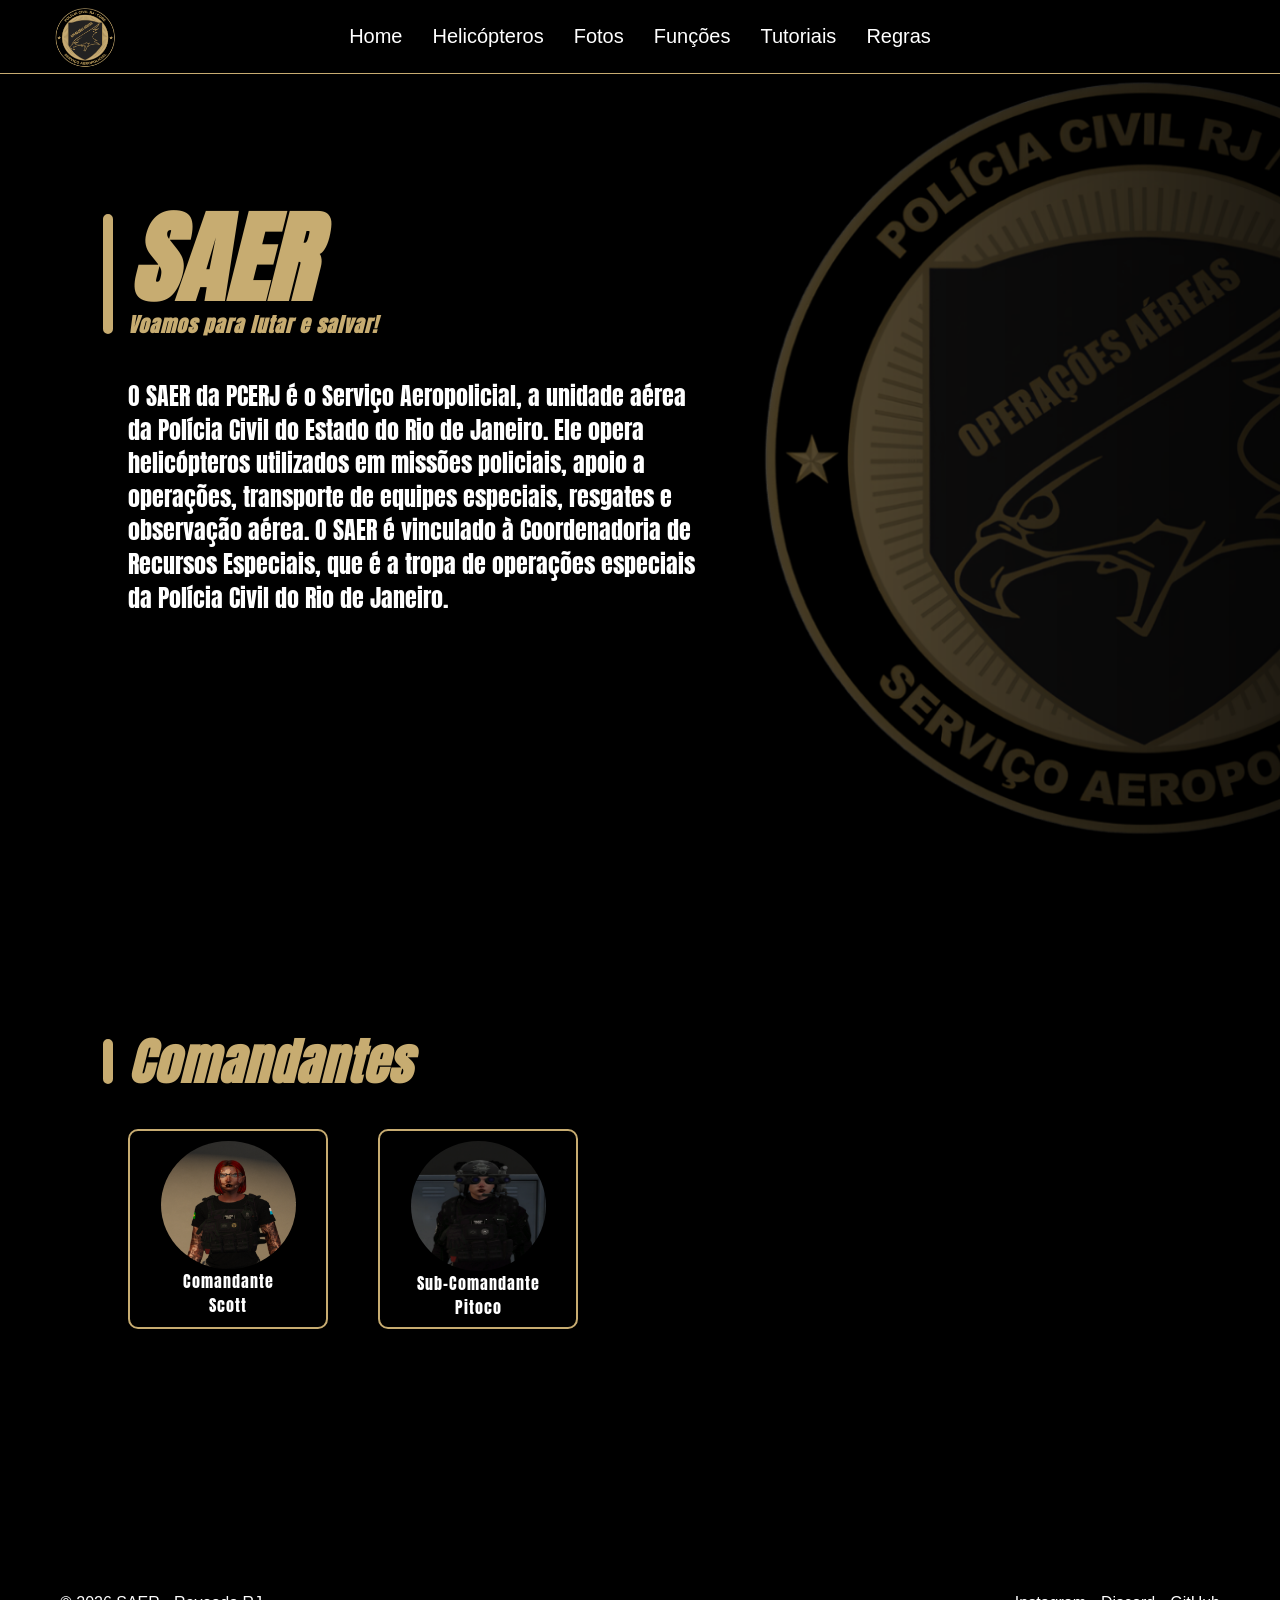
<file: saer/index.html>
<!DOCTYPE html>
<html lang="pt-br">
<head>
    <meta charset="UTF-8">
    <meta name="viewport" content="width=device-width, initial-scale=1.0">
    <title>SAER</title>
    <link rel="stylesheet" href="style.css">
    <link rel="icon" type="image/x-icon" href="image/SaerLogo.png">
    <link href="https://fonts.googleapis.com/css2?family=Anton&display=swap" rel="stylesheet">
</head>
<body>
    <header class="header">
        <a href="index.html" class="logo">
            <img src="image/SaerLogo.png" alt="Logo SAER" class="logo1">
        </a>

        <nav>
            <ul class="nav-menu">
                <li><a href="index.html">Home</a></li>
                <li><a href="public/helicopteros.html">Helicópteros</a></li>
                <li><a href="public/galeria.html">Fotos</a></li>
                <li><a href="public/funcoes.html">Funções</a></li>
                <li><a href="public/tutoriais.html">Tutoriais</a></li>
                <li><a href="public/regras.html">Regras</a></li>
            </ul>
        </nav>
    </header>
    
    <main class="main">
        <div class="main-content">
            <div class="bar"></div>
            <h1>SAER</h1>
            <h2>Voamos para lutar e salvar!</h2>
            <p>O SAER da PCERJ é o Serviço Aeropolicial, a unidade aérea da Polícia Civil do Estado do Rio de Janeiro. Ele opera helicópteros utilizados em missões policiais, apoio a operações, transporte de equipes especiais, resgates e observação aérea. O SAER é vinculado à Coordenadoria de Recursos Especiais, que é a tropa de operações especiais da Polícia Civil do Rio de Janeiro.</p>
        </div>
    </main>
    
    <section class="section-cmd">
        <div class="cmd">
            <div class="bar2"></div>
            <h1>Comandantes</h1>
            <div class="blocodocmd">
                <div class="saer1">
                    <img src="image/scott.png" alt="comando" class="comando">
                    <p>Comandante</p>
                    <p>Scott</p>
                </div>
                <div class="saer2">
                    <img src="image/pitoco.png" alt="sub-comando" class="sub-comando">
                    <p>Sub-Comandante</p>
                    <p>Pitoco</p>
                </div>
            </div>
        </div>
    </section>
    
    <footer class="rodape">
        <div class="rodape-conteudo">
            <p>&copy; 2026 SAER - Revoada RJ.</p>
            <div class="redes">
                <a href="#">Instagram</a>
                <a href="#">Discord</a>
                <a href="#">GitHub</a>
            </div>
        </div>
    </footer>
</body>
</html>
</file>
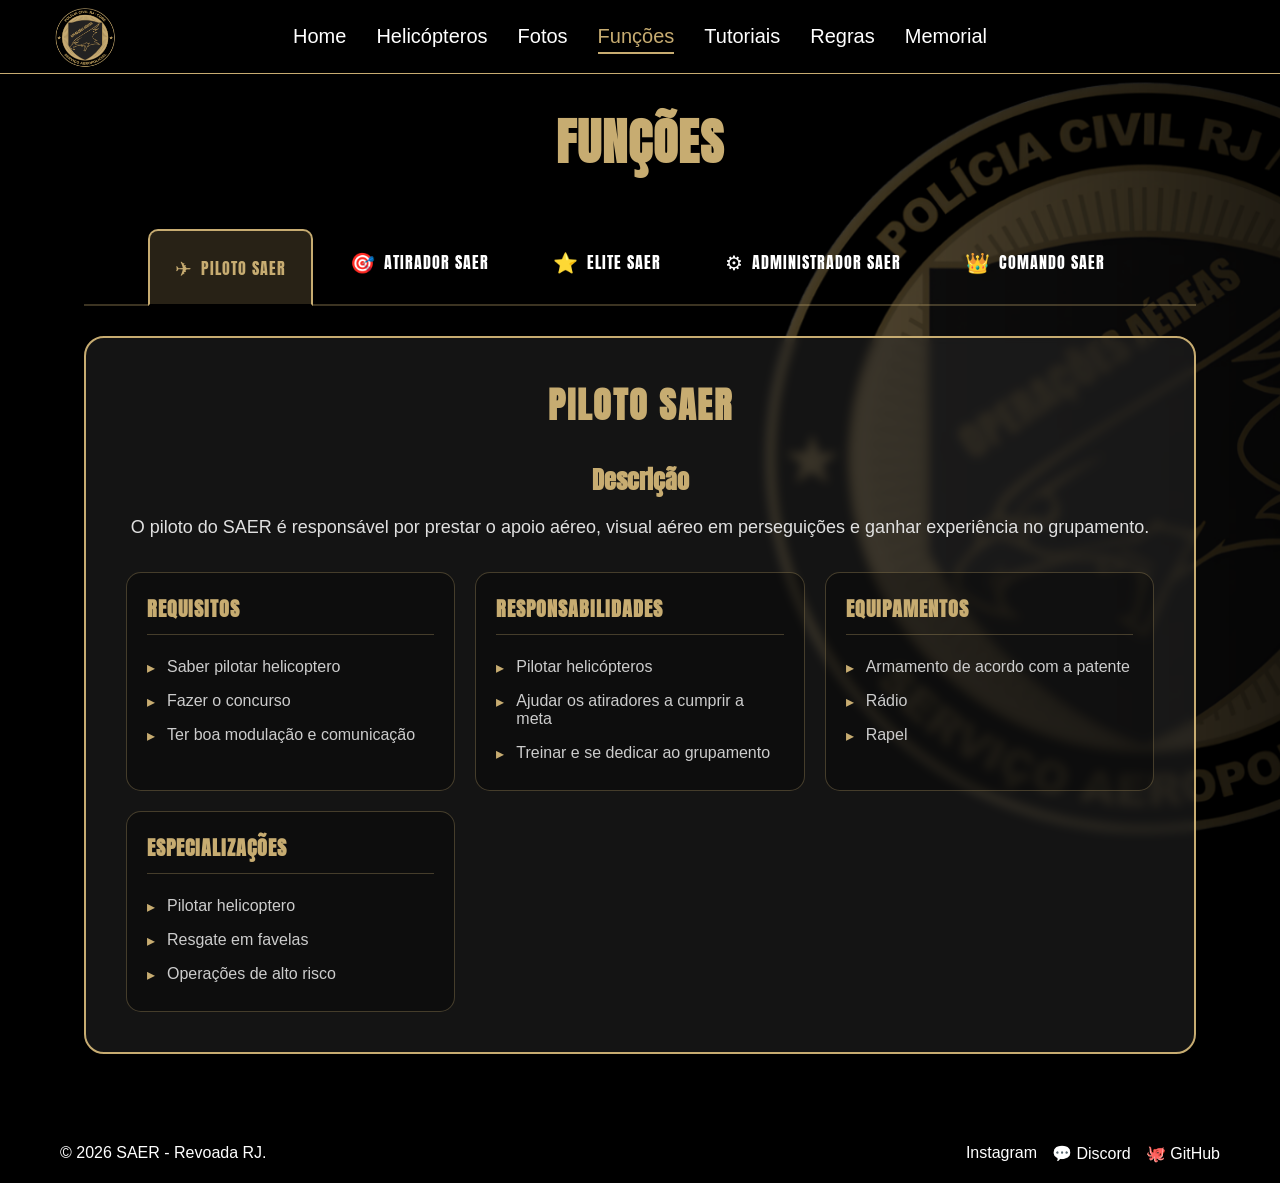
<file: public/funcoes.html>
<!DOCTYPE html>
<html lang="pt-br">
<head>
    <meta charset="UTF-8">
    <meta name="viewport" content="width=device-width, initial-scale=1.0">
    <title>SAER - Funções</title>
    <link rel="stylesheet" href="../style/funcoes.css">
    <link rel="icon" type="image/x-icon" href="../image/SaerLogo.png">
    <link href="https://fonts.googleapis.com/css2?family=Anton&display=swap" rel="stylesheet">
</head>
<body>
    <header class="header">
        <a href="../index.html" class="logo">
            <img src="../image/SaerLogo.png" alt="Logo SAER" class="logo1">
        </a>

        <nav>
            <ul class="nav-menu">
                <li><a href="../index.html">Home</a></li>
                <li><a href="helicopteros.html">Helicópteros</a></li>
                <li><a href="galeria.html">Fotos</a></li>
                <li><a href="funcoes.html" class="ativo">Funções</a></li>
                <li><a href="tutoriais.html">Tutoriais</a></li>
                <li><a href="regras.html">Regras</a></li>
                <li><a href="memorial.html">Memorial</a></li>
            </ul>
        </nav>
    </header>
    
    <main class="main">
        <div class="main-content">
            <h1>Funções</h1>
        </div>
    </main>
    
    <section class="funcoes-sec">
        <div class="abas-container">
            <div class="abas-navegacao">
                <button class="aba-btn ativo" onclick="abrirAba('piloto')">
                    <span class="aba-icone">✈</span>
                    Piloto SAER
                </button>
                <button class="aba-btn" onclick="abrirAba('atirador')">
                    <span class="aba-icone">🎯</span>
                    Atirador SAER
                </button>
                <button class="aba-btn" onclick="abrirAba('elite')">
                    <span class="aba-icone">⭐</span>
                    Elite SAER
                </button>
                <button class="aba-btn" onclick="abrirAba('administrador')">
                    <span class="aba-icone">⚙</span>
                    Administrador SAER
                </button>
                <button class="aba-btn" onclick="abrirAba('comando')">
                    <span class="aba-icone">👑</span>
                    Comando SAER
                </button>
            </div>
            
            <div class="abas-conteudo">
                <!-- Aba Piloto -->
                <div id="aba-piloto" class="aba-painel ativo">
                    <div class="funcao-card">
                        <div class="funcao-header">
                            <!-- <img src="../image/piloto.png" alt="Piloto SAER" class="funcao-img"> -->
                            <h2>Piloto SAER</h2>
                        </div>
                        <div class="funcao-info">
                            <div class="info-item">
                                <h3>Descrição</h3>
                                <p>O piloto do SAER é responsável por prestar o apoio aéreo, visual aéreo em perseguições e ganhar experiência no grupamento.</p>
                            </div>
                            <div class="info-grid">
                                <div class="info-card">
                                    <h4>Requisitos</h4>
                                    <ul>
                                        <li>Saber pilotar helicoptero</li>
                                        <li>Fazer o concurso</li>
                                        <li>Ter boa modulação e comunicação</li>
                                    </ul>
                                </div>
                                <div class="info-card">
                                    <h4>Responsabilidades</h4>
                                    <ul>
                                        <li>Pilotar helicópteros</li>
                                        <li>Ajudar os atiradores a cumprir a meta</li>
                                        <li>Treinar e se dedicar ao grupamento</li>
                                    </ul>
                                </div>
                                <div class="info-card">
                                    <h4>Equipamentos</h4>
                                    <ul>
                                        <li>Armamento de acordo com a patente</li>
                                        <li>Rádio</li>
                                        <li>Rapel</li>
                                    </ul>
                                </div>
                                <div class="info-card">
                                    <h4>Especializações</h4>
                                    <ul>
                                        <li>Pilotar helicoptero</li>
                                        <li>Resgate em favelas</li>
                                        <li>Operações de alto risco</li>
                                    </ul>
                                </div>
                            </div>
                        </div>
                    </div>
                </div>

                <!-- Aba Atirador -->
                <div id="aba-atirador" class="aba-painel">
                    <div class="funcao-card">
                        <div class="funcao-header">
                            <!-- <img src="../image/atirador.png" alt="Atirador SAER" class="funcao-img"> -->
                            <h2>Atirador SAER</h2>
                        </div>
                        <div class="funcao-info">
                            <div class="info-item">
                                <h3>Descrição</h3>
                                <p>O Atirador SAER é o especialista em tiro embarcado, responsável pela cobertura aérea e engajamento de alvos durante operações policiais e situações de alto risco.</p>
                            </div>
                            <div class="info-grid">
                                <div class="info-card">
                                    <h4>Requisitos</h4>
                                    <ul>
                                        <li>Ter noção de tiro</li>
                                        <li>Fazer o concurso</li>
                                        <li>Ter boa modulação e comunicação</li>
                                    </ul>
                                </div>
                                <div class="info-card">
                                    <h4>Responsabilidades</h4>
                                    <ul>
                                        <li>Ajudar manter a cidade em segurança</li>
                                        <li>Fazer protocolos de voo</li>
                                        <li>Prestar QRR em QRUs</li>
                                    </ul>
                                </div>
                                <div class="info-card">
                                    <h4>Armamentos</h4>
                                    <ul>
                                        <li>Armamento de acordo com a patente</li>
                                        <li>Rádio</li>
                                        <li>Rapel</li>
                                    </ul>
                                </div>
                                <div class="info-card">
                                    <h4>Especializações</h4>
                                    <ul>
                                        <li>Atirar de longas distancias com precisão</li>
                                        <li>Modulação em protocolo de voo</li>
                                        <li>Comunicação em horas</li>
                                    </ul>
                                </div>
                            </div>
                        </div>
                    </div>
                </div>

                <!-- Aba Administrador -->
                <div id="aba-administrador" class="aba-painel">
                    <div class="funcao-card">
                        <div class="funcao-header">
                            <!-- <img src="../image/administrador.png" alt="Administrador SAER" class="funcao-img"> -->
                            <h2>Administrador SAER</h2>
                        </div>
                        <div class="funcao-info">
                            <div class="info-item">
                                <h3>Descrição</h3>
                                <p>O Administrador SAER gerencia toda a estrutura administrativa, logística e operacional da unidade, garantindo que todos os recursos estejam disponíveis.</p>
                            </div>
                            <div class="info-grid">
                                <div class="info-card">
                                    <h4>Requisitos</h4>
                                    <ul>
                                        <li>Ser ativo no grupamento</li>
                                        <li>Ajudar nos concursos SAER</li>
                                        <li>Ser piloto e atirador de elite</li>
                                    </ul>
                                </div>
                                <div class="info-card">
                                    <h4>Responsabilidades</h4>
                                    <ul>
                                        <li>Monitorar os membros</li>
                                        <li>Fazer o controle de metas</li>
                                        <li>Administrar o bate ponto</li>
                                    </ul>
                                </div>
                                <div class="info-card">
                                    <h4>Áreas</h4>
                                    <ul>
                                        <li>Bate-ponto</li>
                                        <li>Organização de fardamentos</li>
                                        <li>Treinamentos e concursos</li>
                                    </ul>
                                </div>
                                <div class="info-card">
                                    <h4>Especializações</h4>
                                    <ul>
                                        <li>Conhecimento sobre o SAER</li>
                                        <li>Planilhas administrativas</li>
                                        <li>Auxilio em treinamentos</li>
                                    </ul>
                                </div>
                            </div>
                        </div>
                    </div>
                </div>

                <!-- Aba Elite -->
                <div id="aba-elite" class="aba-painel">
                    <div class="funcao-card">
                        <div class="funcao-header">
                            <!-- <img src="../image/elite.png" alt="Elite SAER" class="funcao-img"> -->
                            <h2>Elite SAER</h2>
                        </div>
                        <div class="funcao-info">
                            <div class="info-item">
                                <h3>Descrição</h3>
                                <p>A Elite SAER é composta pelos operadores mais experientes e capacitados, selecionados para as missões de maior complexidade e risco. Representam a excelência operacional.</p>
                            </div>
                            <div class="info-grid">
                                <div class="info-card">
                                    <h4>Requisitos</h4>
                                    <ul>
                                        <li>Todas as certificações SAER</li>
                                        <li>Ser ativo no grupamento</li>
                                        <li>Avaliação de desempenho superior</li>
                                    </ul>
                                </div>
                                <div class="info-card">
                                    <h4>Responsabilidades</h4>
                                    <ul>
                                        <li>Ajudar os pilotos e atiradores</li>
                                        <li>Treinamento de novos operadores</li>
                                        <li>Prestar QRRs de alto risco</li>
                                    </ul>
                                </div>
                                <div class="info-card">
                                    <h4>Capacitações</h4>
                                    <ul>
                                        <li>Operações especiais avançadas</li>
                                        <li>Pilotar helicopteros de forma avançada</li>
                                        <li>Relizar protocolos de voo sozinho</li>
                                    </ul>
                                </div>
                                <div class="info-card">
                                    <h4>Diferenciais</h4>
                                    <ul>
                                        <li>Cargo de Elite no grupamento</li>
                                        <li>Prioridade em pacificação e incursão</li>
                                        <li>Reconhecimento na matriz</li>
                                    </ul>
                                </div>
                            </div>
                        </div>
                    </div>
                </div>

                <!-- Aba Comando -->
                <div id="aba-comando" class="aba-painel">
                    <div class="funcao-card">
                        <div class="funcao-header">
                            <!-- <img src="../image/comando.png" alt="Comando SAER" class="funcao-img"> -->
                            <h2>Comando SAER</h2>
                        </div>
                        <div class="funcao-info">
                            <div class="info-item">
                                <h3>Descrição</h3>
                                <p>O Comando SAER é responsável pela liderança estratégica da unidade, tomando decisões críticas e coordenando todas as operações aéreas da Polícia Civil do RJ.</p>
                            </div>
                            <div class="info-grid">
                                <div class="info-card">
                                    <h4>Requisitos</h4>
                                    <ul>
                                        <li>Ser indicado e nomeado por algum Delegado</li>
                                        <li>Experiência em aviação policial</li>
                                        <li>Liderança comprovada</li>
                                    </ul>
                                </div>
                                <div class="info-card">
                                    <h4>Responsabilidades</h4>
                                    <ul>
                                        <li>Comando geral da unidade</li>
                                        <li>Autoriza treinamentos e concursos</li>
                                        <li>Solicita a litacitação do SAER</li>
                                    </ul>
                                </div>
                                <div class="info-card">
                                    <h4>Estrutura</h4>
                                    <ul>
                                        <li>Comandante</li>
                                        <li>Subcomandante</li>
                                        <li>Administrador</li>
                                    </ul>
                                </div>
                                <div class="info-card">
                                    <h4>Especializações</h4>
                                    <ul>
                                        <li>Pilotar e atirar em operações de alto risco</li>
                                        <li>Treinamentos de operações especiais</li>
                                        <li>Representação institucional</li>
                                    </ul>
                                </div>
                            </div>
                        </div>
                    </div>
                </div>
            </div>
        </div>
    </section>
    
    <footer class="rodape">
        <div class="rodape-conteudo">
            <p>&copy; 2026 SAER - Revoada RJ.</p>
            <div class="redes">
                <a href="#">Instagram</a>
                <a href="https://discord.com/channels/1052430488205283449/1271597439274713162" title="Discord">💬 Discord</a>
                <a href="https://github.com/scotthzx" title="GitHub">🐙 GitHub</a>
            </div>
        </div>
    </footer>

    <script src="../script/app2.js"></script>
</body>
</html>
</file>
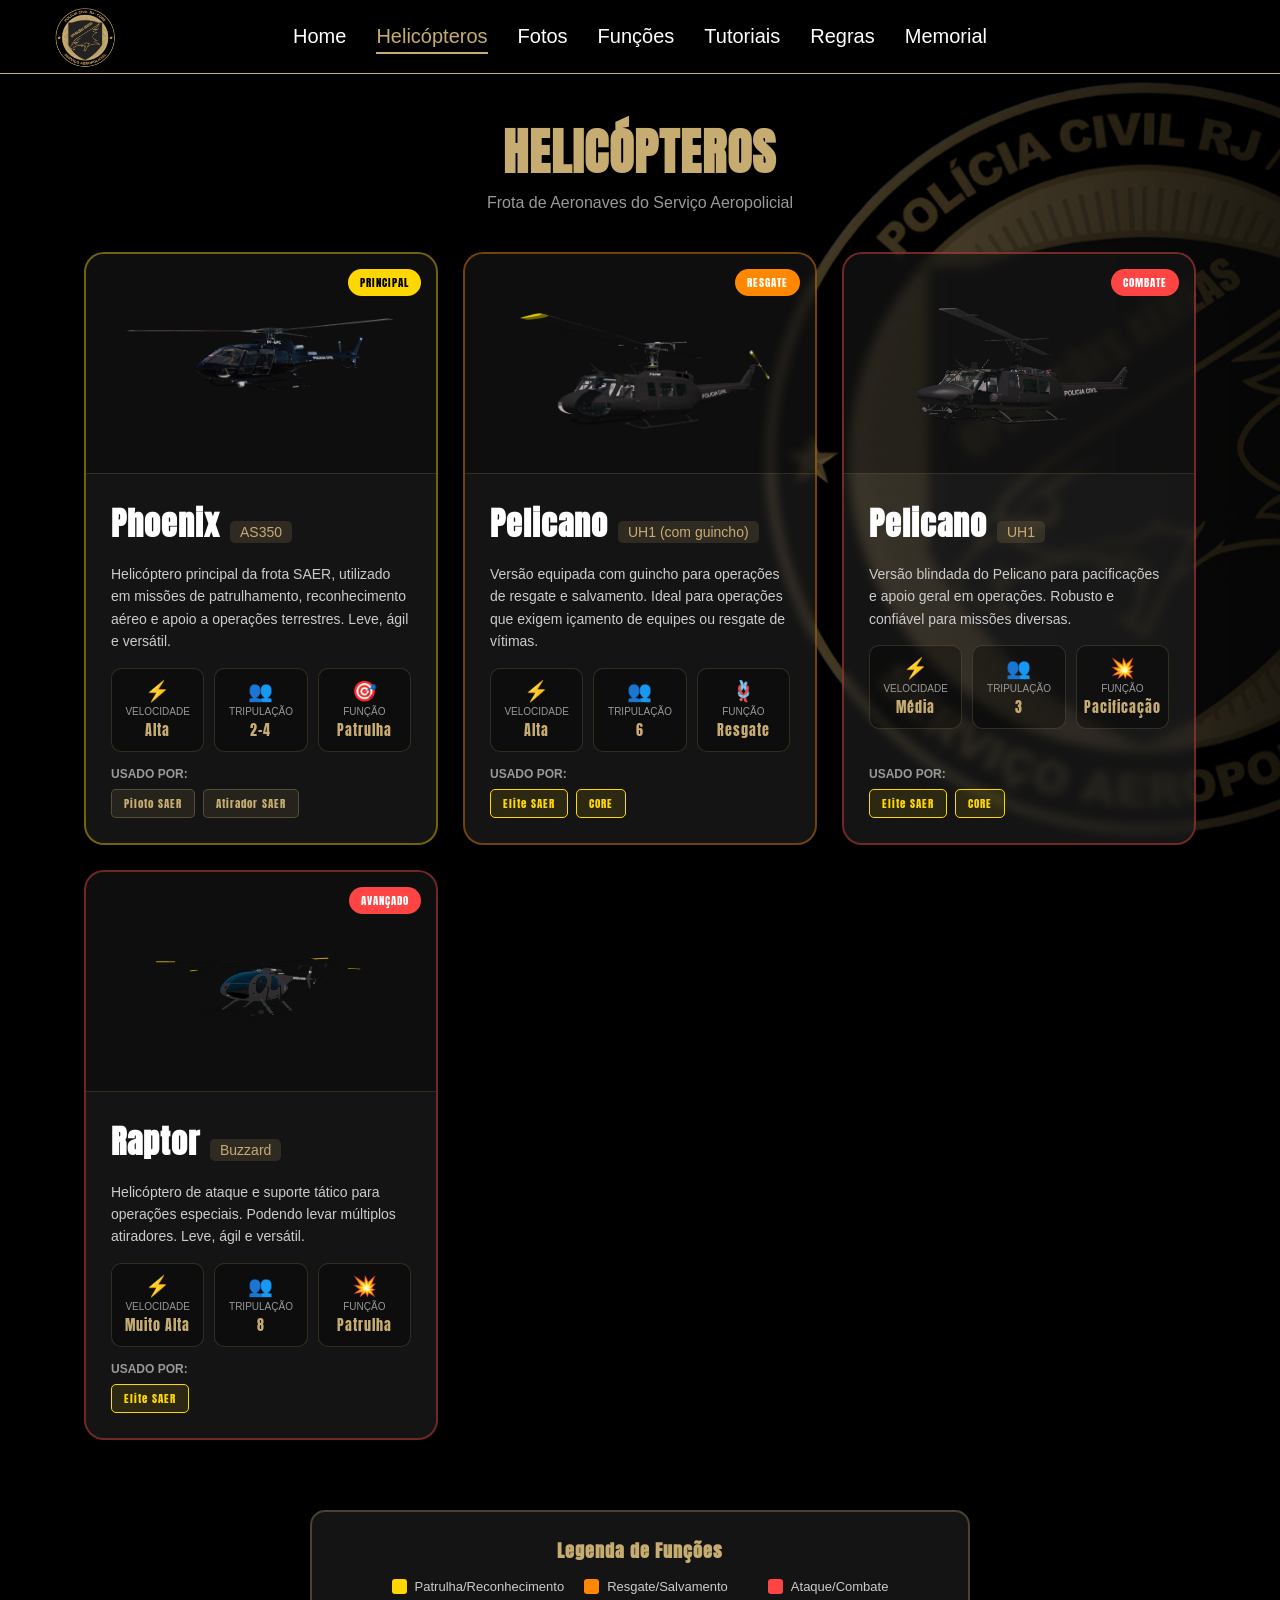
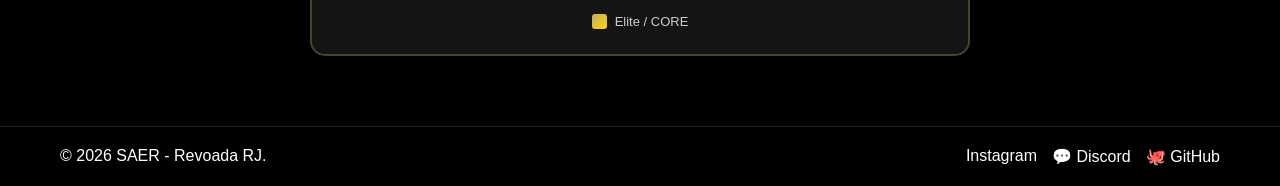
<file: public/helicopteros.html>
<!DOCTYPE html>
<html lang="pt-br">
<head>
    <meta charset="UTF-8">
    <meta name="viewport" content="width=device-width, initial-scale=1.0">
    <title>SAER - Helicópteros</title>
    <link rel="stylesheet" href="../style/helicopteros.css">
    <link rel="icon" type="image/x-icon" href="../image/SaerLogo.png">
    <link href="https://fonts.googleapis.com/css2?family=Anton&display=swap" rel="stylesheet">
</head>
<body>
    <header class="header">
        <a href="../index.html" class="logo">
            <img src="../image/SaerLogo.png" alt="Logo SAER" class="logo1">
        </a>

        <nav>
            <ul class="nav-menu">
                <li><a href="../index.html">Home</a></li>
                <li><a href="helicopteros.html" class="ativo">Helicópteros</a></li>
                <li><a href="galeria.html">Fotos</a></li>
                <li><a href="funcoes.html">Funções</a></li>
                <li><a href="tutoriais.html">Tutoriais</a></li>
                <li><a href="regras.html">Regras</a></li>
                <li><a href="memorial.html">Memorial</a></li>
            </ul>
        </nav>
    </header>
    
    <main class="main">
        <div class="main-content">
            <h1>Helicópteros</h1>
            <p>Frota de Aeronaves do Serviço Aeropolicial</p>
        </div>
    </main>
    
    <section class="helicopteros-sec">
        <!-- Card Phoenix -->
        <div class="heli-card phoenix">
            <div class="heli-card-inner">
                <div class="heli-imagem">
                    <img src="../image/as350.png" alt="AS350 Phoenix">
                    <div class="heli-tag">Principal</div>
                </div>
                <div class="heli-info">
                    <div class="heli-nome">
                        <h2>Phoenix</h2>
                        <span class="modelo">AS350</span>
                    </div>
                    <div class="heli-descricao">
                        <p>Helicóptero principal da frota SAER, utilizado em missões de patrulhamento, reconhecimento aéreo e apoio a operações terrestres. Leve, ágil e versátil.</p>
                    </div>
                    <div class="heli-especificacoes">
                        <div class="espec-item">
                            <span class="espec-icone">⚡</span>
                            <span class="espec-label">Velocidade</span>
                            <span class="espec-valor">Alta</span>
                        </div>
                        <div class="espec-item">
                            <span class="espec-icone">👥</span>
                            <span class="espec-label">Tripulação</span>
                            <span class="espec-valor">2-4</span>
                        </div>
                        <div class="espec-item">
                            <span class="espec-icone">🎯</span>
                            <span class="espec-label">Função</span>
                            <span class="espec-valor">Patrulha</span>
                        </div>
                    </div>
                    <div class="heli-uso">
                        <h4>Usado por:</h4>
                        <div class="uso-tags">
                            <span class="uso-tag">Piloto SAER</span>
                            <span class="uso-tag">Atirador SAER</span>
                        </div>
                    </div>
                </div>
            </div>
        </div>

        <!-- Card Pelicano com Guincho -->
        <div class="heli-card pelicano-guincho">
            <div class="heli-card-inner">
                <div class="heli-imagem">
                    <img src="../image/uh1.png" alt="UH1 Pelicano com Guincho">
                    <div class="heli-tag resgate">Resgate</div>
                </div>
                <div class="heli-info">
                    <div class="heli-nome">
                        <h2>Pelicano</h2>
                        <span class="modelo">UH1 (com guincho)</span>
                    </div>
                    <div class="heli-descricao">
                        <p>Versão equipada com guincho para operações de resgate e salvamento. Ideal para operações que exigem içamento de equipes ou resgate de vítimas.</p>
                    </div>
                    <div class="heli-especificacoes">
                        <div class="espec-item">
                            <span class="espec-icone">⚡</span>
                            <span class="espec-label">Velocidade</span>
                            <span class="espec-valor">Alta</span>
                        </div>
                        <div class="espec-item">
                            <span class="espec-icone">👥</span>
                            <span class="espec-label">Tripulação</span>
                            <span class="espec-valor">6</span>
                        </div>
                        <div class="espec-item">
                            <span class="espec-icone">🪢</span>
                            <span class="espec-label">Função</span>
                            <span class="espec-valor">Resgate</span>
                        </div>
                    </div>
                    <div class="heli-uso">
                        <h4>Usado por:</h4>
                        <div class="uso-tags">
                            <span class="uso-tag exclusivo">Elite SAER</span>
                            <span class="uso-tag exclusivo">CORE</span>
                        </div>
                    </div>
                </div>
            </div>
        </div>

        <!-- Card Pelicano sem Guincho -->
        <div class="heli-card pelicano-sem">
            <div class="heli-card-inner">
                <div class="heli-imagem">
                    <img src="../image/huey.png" alt="UH1 Pelicano">
                    <div class="heli-tag transporte">Combate</div>
                </div>
                <div class="heli-info">
                    <div class="heli-nome">
                        <h2>Pelicano</h2>
                        <span class="modelo">UH1</span>
                    </div>
                    <div class="heli-descricao">
                        <p>Versão blindada do Pelicano para pacificações e apoio geral em operações. Robusto e confiável para missões diversas.</p>
                    </div>
                    <div class="heli-especificacoes">
                        <div class="espec-item">
                            <span class="espec-icone">⚡</span>
                            <span class="espec-label">Velocidade</span>
                            <span class="espec-valor">Média</span>
                        </div>
                        <div class="espec-item">
                            <span class="espec-icone">👥</span>
                            <span class="espec-label">Tripulação</span>
                            <span class="espec-valor">3</span>
                        </div>
                        <div class="espec-item">
                            <span class="espec-icone">💥</span>
                            <span class="espec-label">Função</span>
                            <span class="espec-valor">Pacificação</span>
                        </div>
                    </div>
                    <div class="heli-uso">
                        <h4>Usado por:</h4>
                        <div class="uso-tags">
                            <span class="uso-tag exclusivo">Elite SAER</span>
                            <span class="uso-tag exclusivo">CORE</span>
                        </div>
                    </div>
                </div>
            </div>
        </div>

        <!-- Card Raptor -->
        <div class="heli-card raptor">
            <div class="heli-card-inner">
                <div class="heli-imagem">
                    <img src="../image/buzzard.png" alt="Buzzard Raptor">
                    <div class="heli-tag ataque">Avançado</div>
                </div>
                <div class="heli-info">
                    <div class="heli-nome">
                        <h2>Raptor</h2>
                        <span class="modelo">Buzzard</span>
                    </div>
                    <div class="heli-descricao">
                        <p>Helicóptero de ataque e suporte tático para operações especiais. Podendo levar múltiplos atiradores. Leve, ágil e versátil.</p>
                    </div>
                    <div class="heli-especificacoes">
                        <div class="espec-item">
                            <span class="espec-icone">⚡</span>
                            <span class="espec-label">Velocidade</span>
                            <span class="espec-valor">Muito Alta</span>
                        </div>
                        <div class="espec-item">
                            <span class="espec-icone">👥</span>
                            <span class="espec-label">Tripulação</span>
                            <span class="espec-valor">8</span>
                        </div>
                        <div class="espec-item">
                            <span class="espec-icone">💥</span>
                            <span class="espec-label">Função</span>
                            <span class="espec-valor">Patrulha</span>
                        </div>
                    </div>
                    <div class="heli-uso">
                        <h4>Usado por:</h4>
                        <div class="uso-tags">
                            <span class="uso-tag exclusivo">Elite SAER</span>
                            <!-- <span class="uso-tag exclusivo">CORE</span> -->
                        </div>
                    </div>
                </div>
            </div>
        </div>
    </section>

    <!-- Legenda -->
    <section class="legenda-sec">
        <div class="legenda-container">
            <h3>Legenda de Funções</h3>
            <div class="legenda-grid">
                <div class="legenda-item">
                    <span class="legenda-cor principal"></span>
                    <span>Patrulha/Reconhecimento</span>
                </div>
                <div class="legenda-item">
                    <span class="legenda-cor resgate"></span>
                    <span>Resgate/Salvamento</span>
                </div>
                <div class="legenda-item">
                    <!-- <span class="legenda-cor transporte"></span>
                    <span>Transporte/Apoio</span> -->
                </div>
                <div class="legenda-item">
                    <span class="legenda-cor ataque"></span>
                    <span>Ataque/Combate</span>
                </div>
                <div class="legenda-item">
                    <span class="legenda-cor exclusivo"></span>
                    <span>Elite / CORE</span>
                </div>
            </div>
        </div>
    </section>
    
    <footer class="rodape">
        <div class="rodape-conteudo">
            <p>&copy; 2026 SAER - Revoada RJ.</p>
            <div class="redes">
                <a href="#">Instagram</a>
                <a href="https://discord.com/channels/1052430488205283449/1271597439274713162" title="Discord">💬 Discord</a>
                <a href="https://github.com/scotthzx" title="GitHub">🐙 GitHub</a>
            </div>
        </div>
    </footer>
</body>
</html>
</file>
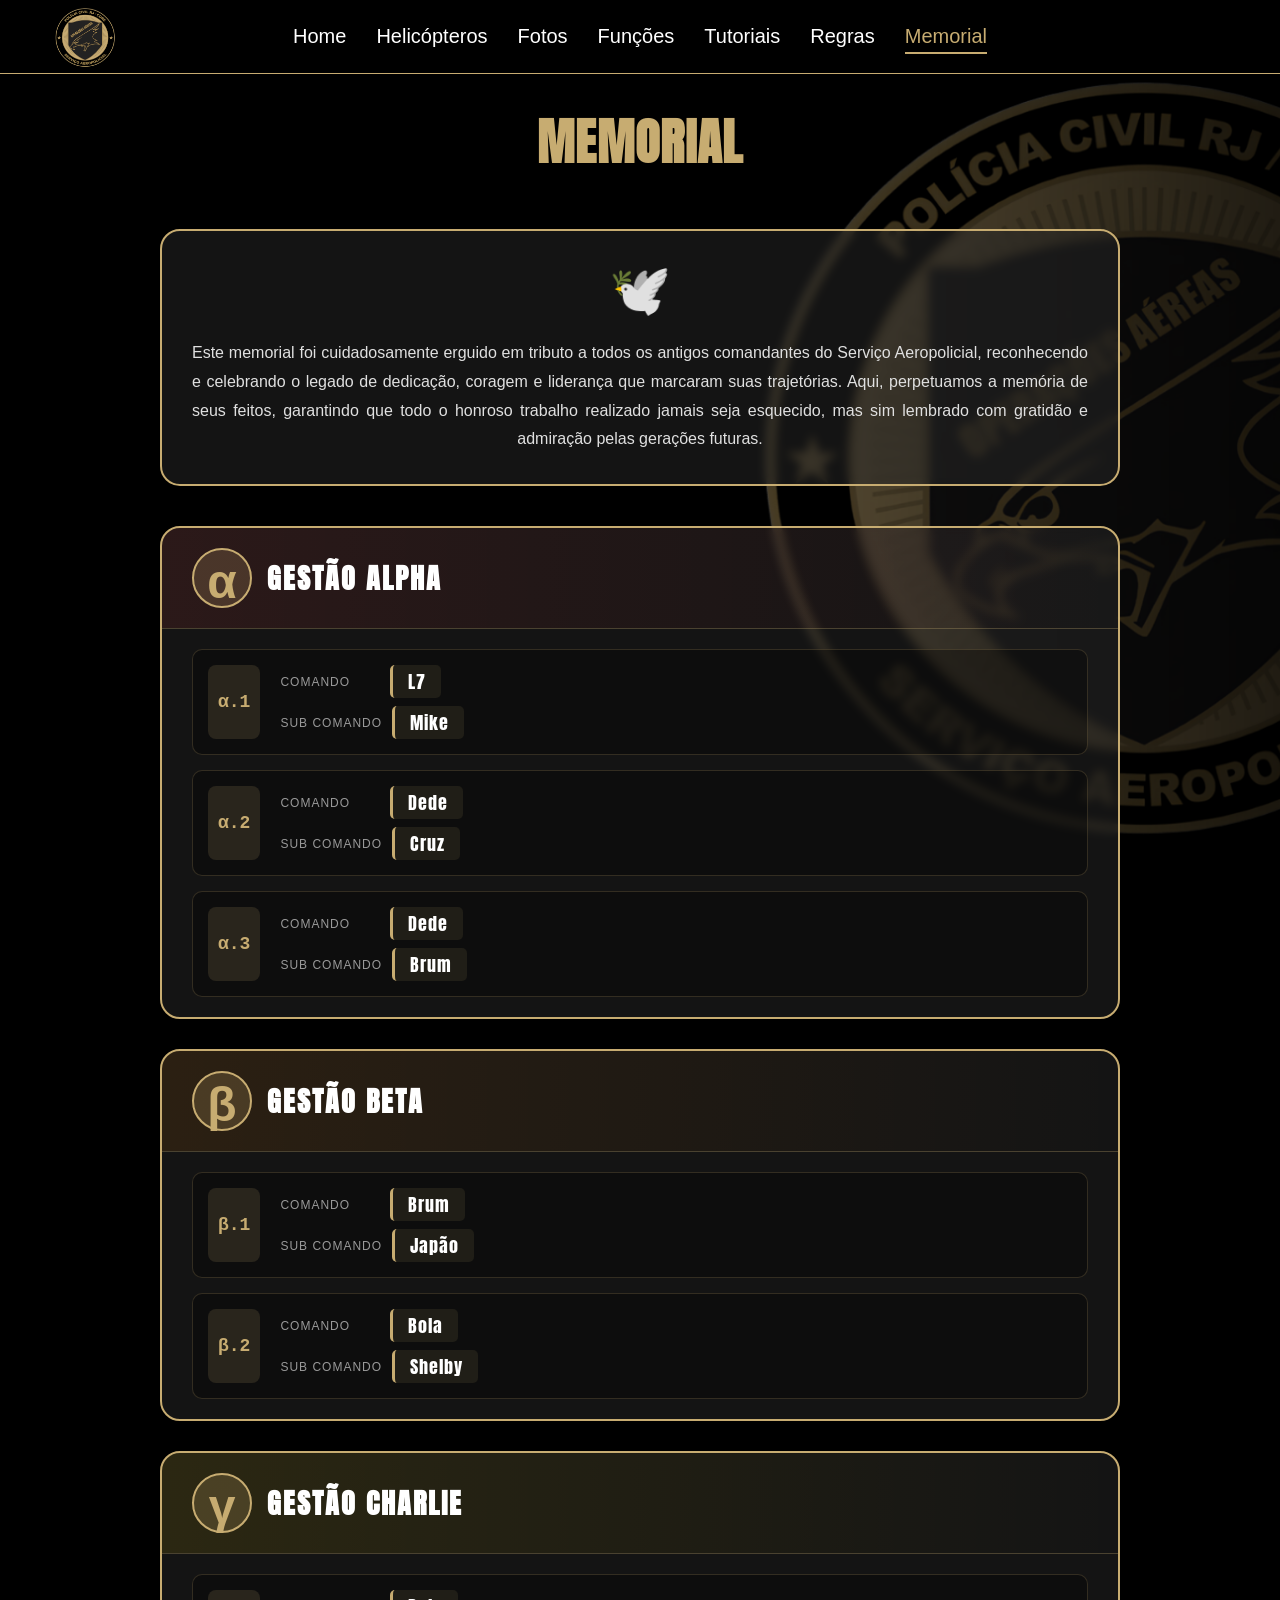
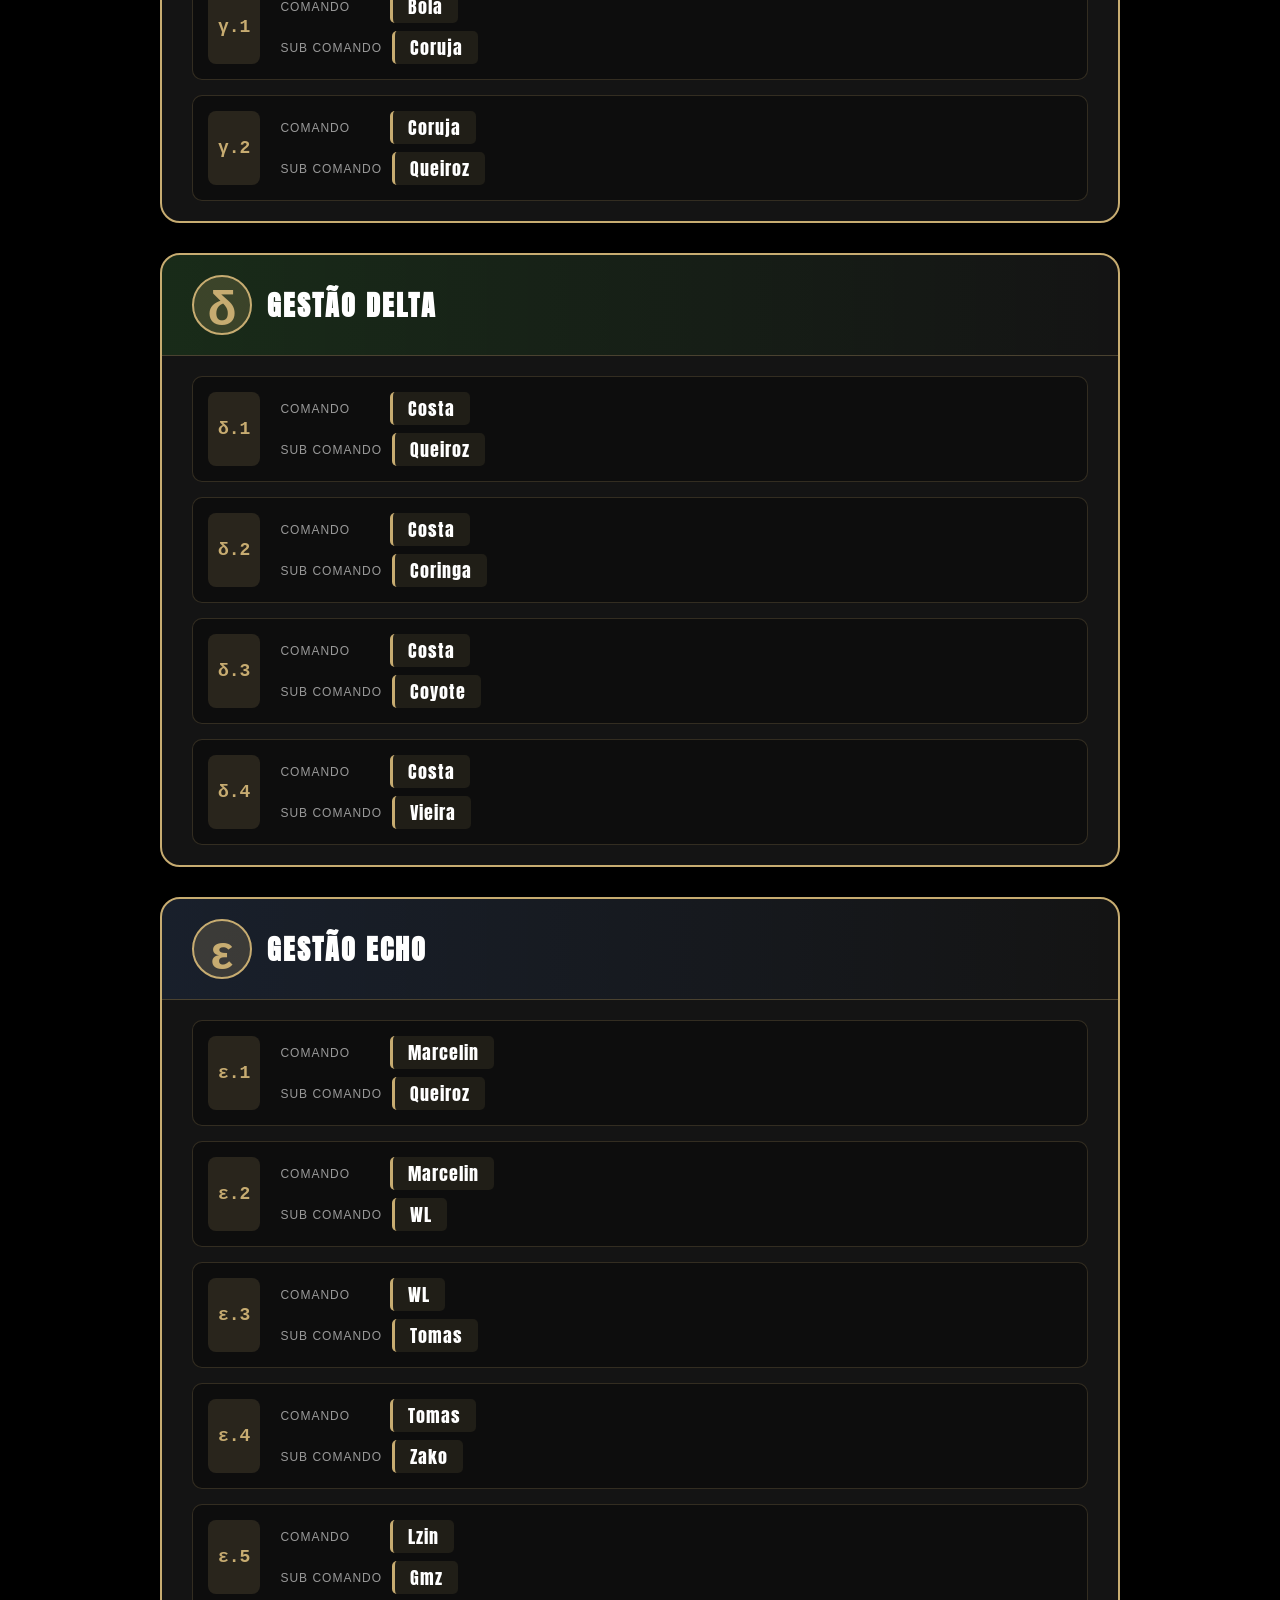
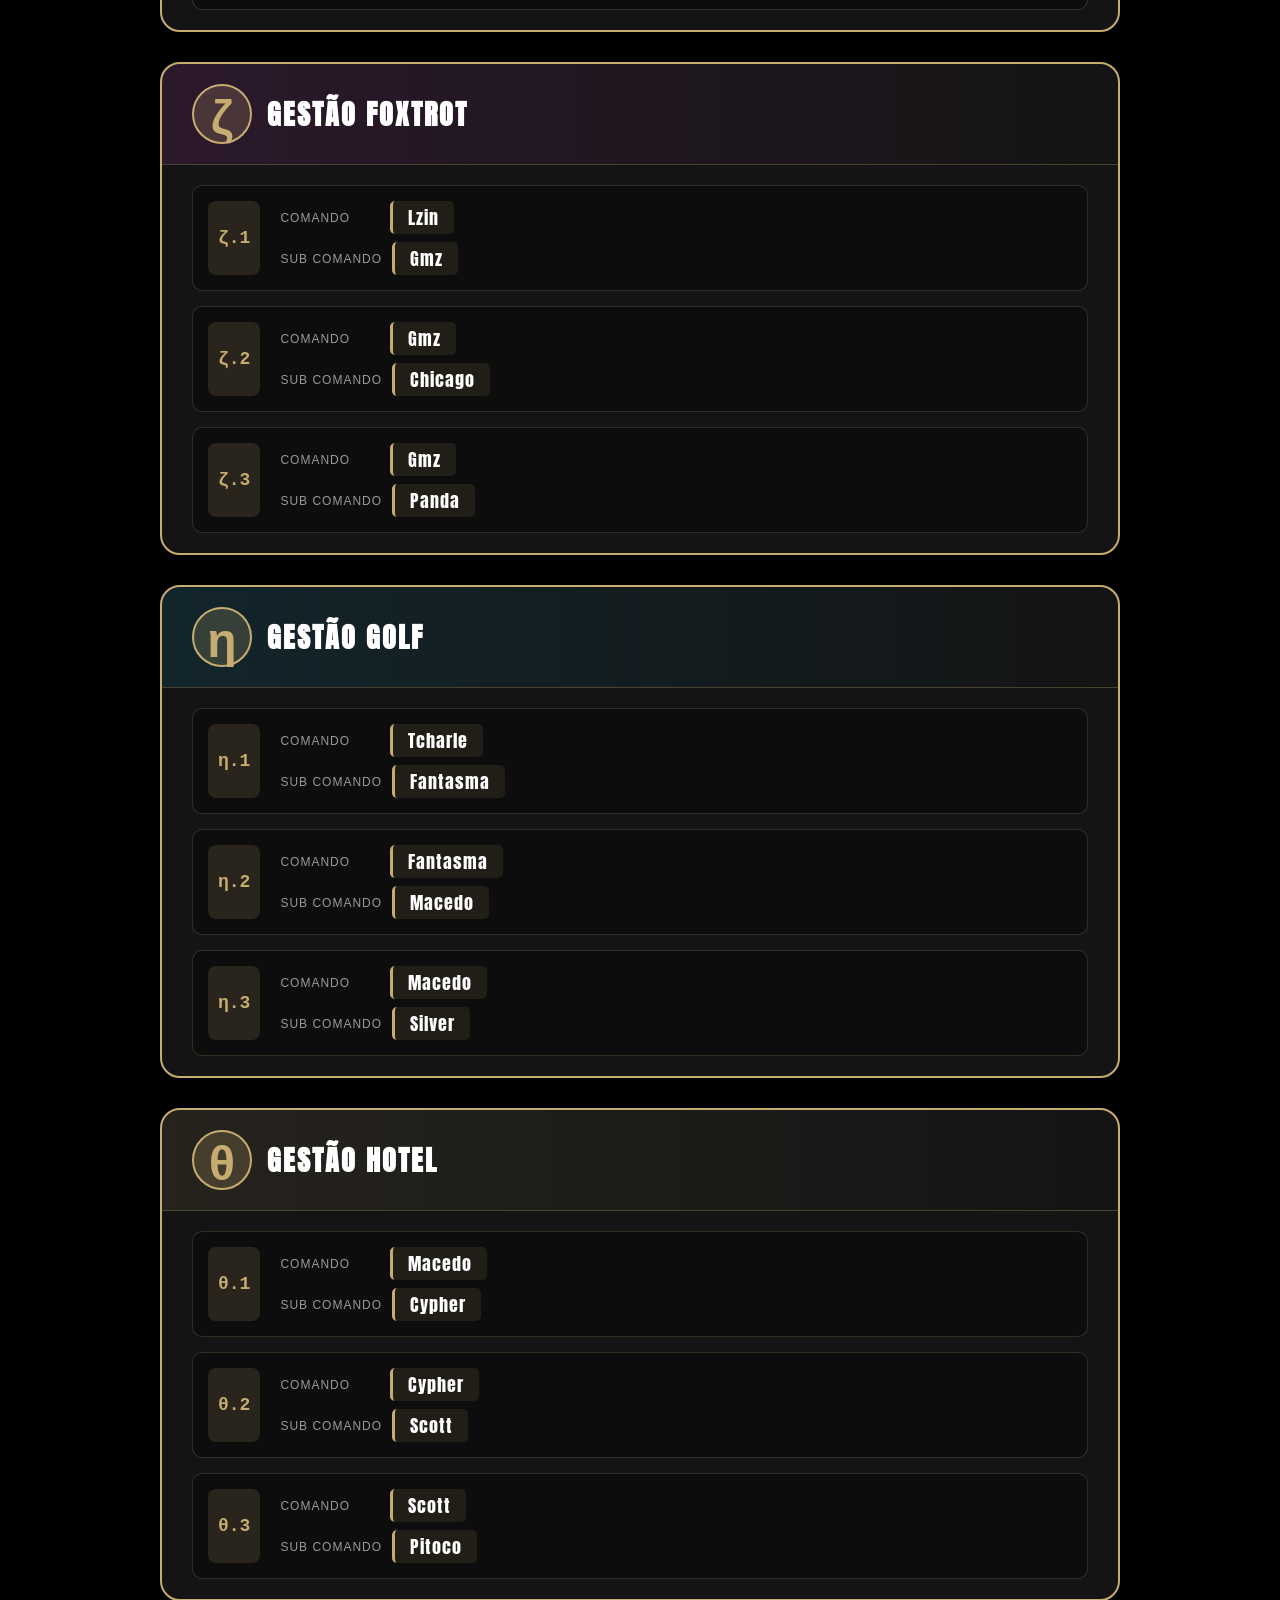
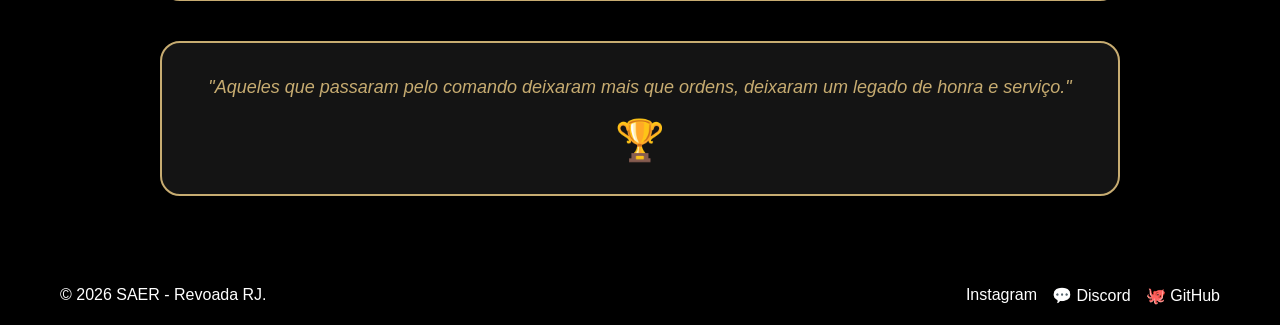
<file: public/memorial.html>
<!DOCTYPE html>
<html lang="pt-br">
<head>
    <meta charset="UTF-8">
    <meta name="viewport" content="width=device-width, initial-scale=1.0">
    <title>SAER - Memorial</title>
    <link rel="stylesheet" href="../style/memorial.css">
    <link rel="icon" type="image/x-icon" href="../image/SaerLogo.png">
    <link href="https://fonts.googleapis.com/css2?family=Anton&display=swap" rel="stylesheet">
</head>
<body>
    <header class="header">
        <a href="../index.html" class="logo">
            <img src="../image/SaerLogo.png" alt="Logo SAER" class="logo1">
        </a>

        <nav>
            <ul class="nav-menu">
                <li><a href="../index.html">Home</a></li>
                <li><a href="helicopteros.html">Helicópteros</a></li>
                <li><a href="galeria.html">Fotos</a></li>
                <li><a href="funcoes.html">Funções</a></li>
                <li><a href="tutoriais.html">Tutoriais</a></li>
                <li><a href="regras.html">Regras</a></li>
                <li><a href="memorial.html" class="ativo">Memorial</a></li>
            </ul>
        </nav>
    </header>
    
    <main class="main">
        <div class="main-content">
            <h1>Memorial</h1>
        </div>
    </main>
    
    <section class="memorial-sec">
        <!-- Introdução -->
        <div class="memorial-intro">
            <div class="intro-icon">🕊️</div>
            <p>Este memorial foi cuidadosamente erguido em tributo a todos os antigos comandantes do Serviço Aeropolicial, reconhecendo e celebrando o legado de dedicação, coragem e liderança que marcaram suas trajetórias. Aqui, perpetuamos a memória de seus feitos, garantindo que todo o honroso trabalho realizado jamais seja esquecido, mas sim lembrado com gratidão e admiração pelas gerações futuras.</p>
        </div>

        <!-- Linha do Tempo das Gestões -->
        <div class="timeline">
            
            <!-- Gestão Alpha -->
            <div class="gestao-card">
                <div class="gestao-header alpha">
                    <div class="gestao-titulo">
                        <span class="gestao-letra">α</span>
                        <h2>Gestão Alpha</h2>
                    </div>
                    <div class="gestao-emblema"></div>
                </div>
                <div class="gestao-body">
                    <div class="comando-item">
                        <div class="comando-numero">α.1</div>
                        <div class="comando-detalhes">
                            <div class="cargo">
                                <span class="cargo-titulo">Comando</span>
                                <span class="cargo-nome">L7</span>
                            </div>
                            <div class="cargo">
                                <span class="cargo-titulo">Sub Comando</span>
                                <span class="cargo-nome">Mike</span>
                            </div>
                        </div>
                    </div>
                    <div class="comando-item">
                        <div class="comando-numero">α.2</div>
                        <div class="comando-detalhes">
                            <div class="cargo">
                                <span class="cargo-titulo">Comando</span>
                                <span class="cargo-nome">Dede</span>
                            </div>
                            <div class="cargo">
                                <span class="cargo-titulo">Sub Comando</span>
                                <span class="cargo-nome">Cruz</span>
                            </div>
                        </div>
                    </div>
                    <div class="comando-item">
                        <div class="comando-numero">α.3</div>
                        <div class="comando-detalhes">
                            <div class="cargo">
                                <span class="cargo-titulo">Comando</span>
                                <span class="cargo-nome">Dede</span>
                            </div>
                            <div class="cargo">
                                <span class="cargo-titulo">Sub Comando</span>
                                <span class="cargo-nome">Brum</span>
                            </div>
                        </div>
                    </div>
                </div>
            </div>

            <!-- Gestão Beta -->
            <div class="gestao-card">
                <div class="gestao-header beta">
                    <div class="gestao-titulo">
                        <span class="gestao-letra">β</span>
                        <h2>Gestão Beta</h2>
                    </div>
                    <div class="gestao-emblema"></div>
                </div>
                <div class="gestao-body">
                    <div class="comando-item">
                        <div class="comando-numero">β.1</div>
                        <div class="comando-detalhes">
                            <div class="cargo">
                                <span class="cargo-titulo">Comando</span>
                                <span class="cargo-nome">Brum</span>
                            </div>
                            <div class="cargo">
                                <span class="cargo-titulo">Sub Comando</span>
                                <span class="cargo-nome">Japão</span>
                            </div>
                        </div>
                    </div>
                    <div class="comando-item">
                        <div class="comando-numero">β.2</div>
                        <div class="comando-detalhes">
                            <div class="cargo">
                                <span class="cargo-titulo">Comando</span>
                                <span class="cargo-nome">Bola</span>
                            </div>
                            <div class="cargo">
                                <span class="cargo-titulo">Sub Comando</span>
                                <span class="cargo-nome">Shelby</span>
                            </div>
                        </div>
                    </div>
                </div>
            </div>

            <!-- Gestão Charlie -->
            <div class="gestao-card">
                <div class="gestao-header charlie">
                    <div class="gestao-titulo">
                        <span class="gestao-letra">γ</span>
                        <h2>Gestão Charlie</h2>
                    </div>
                    <div class="gestao-emblema"></div>
                </div>
                <div class="gestao-body">
                    <div class="comando-item">
                        <div class="comando-numero">γ.1</div>
                        <div class="comando-detalhes">
                            <div class="cargo">
                                <span class="cargo-titulo">Comando</span>
                                <span class="cargo-nome">Bola</span>
                            </div>
                            <div class="cargo">
                                <span class="cargo-titulo">Sub Comando</span>
                                <span class="cargo-nome">Coruja</span>
                            </div>
                        </div>
                    </div>
                    <div class="comando-item">
                        <div class="comando-numero">γ.2</div>
                        <div class="comando-detalhes">
                            <div class="cargo">
                                <span class="cargo-titulo">Comando</span>
                                <span class="cargo-nome">Coruja</span>
                            </div>
                            <div class="cargo">
                                <span class="cargo-titulo">Sub Comando</span>
                                <span class="cargo-nome">Queiroz</span>
                            </div>
                        </div>
                    </div>
                </div>
            </div>

            <!-- Gestão Delta -->
            <div class="gestao-card">
                <div class="gestao-header delta">
                    <div class="gestao-titulo">
                        <span class="gestao-letra">δ</span>
                        <h2>Gestão Delta</h2>
                    </div>
                    <div class="gestao-emblema"></div>
                </div>
                <div class="gestao-body">
                    <div class="comando-item">
                        <div class="comando-numero">δ.1</div>
                        <div class="comando-detalhes">
                            <div class="cargo">
                                <span class="cargo-titulo">Comando</span>
                                <span class="cargo-nome">Costa</span>
                            </div>
                            <div class="cargo">
                                <span class="cargo-titulo">Sub Comando</span>
                                <span class="cargo-nome">Queiroz</span>
                            </div>
                        </div>
                    </div>
                    <div class="comando-item">
                        <div class="comando-numero">δ.2</div>
                        <div class="comando-detalhes">
                            <div class="cargo">
                                <span class="cargo-titulo">Comando</span>
                                <span class="cargo-nome">Costa</span>
                            </div>
                            <div class="cargo">
                                <span class="cargo-titulo">Sub Comando</span>
                                <span class="cargo-nome">Coringa</span>
                            </div>
                        </div>
                    </div>
                    <div class="comando-item">
                        <div class="comando-numero">δ.3</div>
                        <div class="comando-detalhes">
                            <div class="cargo">
                                <span class="cargo-titulo">Comando</span>
                                <span class="cargo-nome">Costa</span>
                            </div>
                            <div class="cargo">
                                <span class="cargo-titulo">Sub Comando</span>
                                <span class="cargo-nome">Coyote</span>
                            </div>
                        </div>
                    </div>
                    <div class="comando-item">
                        <div class="comando-numero">δ.4</div>
                        <div class="comando-detalhes">
                            <div class="cargo">
                                <span class="cargo-titulo">Comando</span>
                                <span class="cargo-nome">Costa</span>
                            </div>
                            <div class="cargo">
                                <span class="cargo-titulo">Sub Comando</span>
                                <span class="cargo-nome">Vieira</span>
                            </div>
                        </div>
                    </div>
                </div>
            </div>

            <!-- Gestão Echo -->
            <div class="gestao-card">
                <div class="gestao-header echo">
                    <div class="gestao-titulo">
                        <span class="gestao-letra">ε</span>
                        <h2>Gestão Echo</h2>
                    </div>
                    <div class="gestao-emblema"></div>
                </div>
                <div class="gestao-body">
                    <div class="comando-item">
                        <div class="comando-numero">ε.1</div>
                        <div class="comando-detalhes">
                            <div class="cargo">
                                <span class="cargo-titulo">Comando</span>
                                <span class="cargo-nome">Marcelin</span>
                            </div>
                            <div class="cargo">
                                <span class="cargo-titulo">Sub Comando</span>
                                <span class="cargo-nome">Queiroz</span>
                            </div>
                        </div>
                    </div>
                    <div class="comando-item">
                        <div class="comando-numero">ε.2</div>
                        <div class="comando-detalhes">
                            <div class="cargo">
                                <span class="cargo-titulo">Comando</span>
                                <span class="cargo-nome">Marcelin</span>
                            </div>
                            <div class="cargo">
                                <span class="cargo-titulo">Sub Comando</span>
                                <span class="cargo-nome">WL</span>
                            </div>
                        </div>
                    </div>
                    <div class="comando-item">
                        <div class="comando-numero">ε.3</div>
                        <div class="comando-detalhes">
                            <div class="cargo">
                                <span class="cargo-titulo">Comando</span>
                                <span class="cargo-nome">WL</span>
                            </div>
                            <div class="cargo">
                                <span class="cargo-titulo">Sub Comando</span>
                                <span class="cargo-nome">Tomas</span>
                            </div>
                        </div>
                    </div>
                    <div class="comando-item">
                        <div class="comando-numero">ε.4</div>
                        <div class="comando-detalhes">
                            <div class="cargo">
                                <span class="cargo-titulo">Comando</span>
                                <span class="cargo-nome">Tomas</span>
                            </div>
                            <div class="cargo">
                                <span class="cargo-titulo">Sub Comando</span>
                                <span class="cargo-nome">Zako</span>
                            </div>
                        </div>
                    </div>
                    <div class="comando-item">
                        <div class="comando-numero">ε.5</div>
                        <div class="comando-detalhes">
                            <div class="cargo">
                                <span class="cargo-titulo">Comando</span>
                                <span class="cargo-nome">Lzin</span>
                            </div>
                            <div class="cargo">
                                <span class="cargo-titulo">Sub Comando</span>
                                <span class="cargo-nome">Gmz</span>
                            </div>
                        </div>
                    </div>
                </div>
            </div>

            <!-- Gestão Foxtrot -->
            <div class="gestao-card">
                <div class="gestao-header foxtrot">
                    <div class="gestao-titulo">
                        <span class="gestao-letra">ζ</span>
                        <h2>Gestão Foxtrot</h2>
                    </div>
                    <div class="gestao-emblema"></div>
                </div>
                <div class="gestao-body">
                    <div class="comando-item">
                        <div class="comando-numero">ζ.1</div>
                        <div class="comando-detalhes">
                            <div class="cargo">
                                <span class="cargo-titulo">Comando</span>
                                <span class="cargo-nome">Lzin</span>
                            </div>
                            <div class="cargo">
                                <span class="cargo-titulo">Sub Comando</span>
                                <span class="cargo-nome">Gmz</span>
                            </div>
                        </div>
                    </div>
                    <div class="comando-item">
                        <div class="comando-numero">ζ.2</div>
                        <div class="comando-detalhes">
                            <div class="cargo">
                                <span class="cargo-titulo">Comando</span>
                                <span class="cargo-nome">Gmz</span>
                            </div>
                            <div class="cargo">
                                <span class="cargo-titulo">Sub Comando</span>
                                <span class="cargo-nome">Chicago</span>
                            </div>
                        </div>
                    </div>
                    <div class="comando-item">
                        <div class="comando-numero">ζ.3</div>
                        <div class="comando-detalhes">
                            <div class="cargo">
                                <span class="cargo-titulo">Comando</span>
                                <span class="cargo-nome">Gmz</span>
                            </div>
                            <div class="cargo">
                                <span class="cargo-titulo">Sub Comando</span>
                                <span class="cargo-nome">Panda</span>
                            </div>
                        </div>
                    </div>
                </div>
            </div>

            <!-- Gestão Golf -->
            <div class="gestao-card">
                <div class="gestao-header golf">
                    <div class="gestao-titulo">
                        <span class="gestao-letra">η</span>
                        <h2>Gestão Golf</h2>
                    </div>
                    <div class="gestao-emblema"></div>
                </div>
                <div class="gestao-body">
                    <div class="comando-item">
                        <div class="comando-numero">η.1</div>
                        <div class="comando-detalhes">
                            <div class="cargo">
                                <span class="cargo-titulo">Comando</span>
                                <span class="cargo-nome">Tcharle</span>
                            </div>
                            <div class="cargo">
                                <span class="cargo-titulo">Sub Comando</span>
                                <span class="cargo-nome">Fantasma</span>
                            </div>
                        </div>
                    </div>
                    <div class="comando-item">
                        <div class="comando-numero">η.2</div>
                        <div class="comando-detalhes">
                            <div class="cargo">
                                <span class="cargo-titulo">Comando</span>
                                <span class="cargo-nome">Fantasma</span>
                            </div>
                            <div class="cargo">
                                <span class="cargo-titulo">Sub Comando</span>
                                <span class="cargo-nome">Macedo</span>
                            </div>
                        </div>
                    </div>
                    <div class="comando-item">
                        <div class="comando-numero">η.3</div>
                        <div class="comando-detalhes">
                            <div class="cargo">
                                <span class="cargo-titulo">Comando</span>
                                <span class="cargo-nome">Macedo</span>
                            </div>
                            <div class="cargo">
                                <span class="cargo-titulo">Sub Comando</span>
                                <span class="cargo-nome">Silver</span>
                            </div>
                        </div>
                    </div>
                </div>
            </div>

            <!-- Gestão Hotel -->
            <div class="gestao-card">
                <div class="gestao-header hotel">
                    <div class="gestao-titulo">
                        <span class="gestao-letra">θ</span>
                        <h2>Gestão Hotel</h2>
                    </div>
                    <div class="gestao-emblema"></div>
                </div>
                <div class="gestao-body">
                    <div class="comando-item">
                        <div class="comando-numero">θ.1</div>
                        <div class="comando-detalhes">
                            <div class="cargo">
                                <span class="cargo-titulo">Comando</span>
                                <span class="cargo-nome">Macedo</span>
                            </div>
                            <div class="cargo">
                                <span class="cargo-titulo">Sub Comando</span>
                                <span class="cargo-nome">Cypher</span>
                            </div>
                        </div>
                    </div>
                    <div class="comando-item">
                        <div class="comando-numero">θ.2</div>
                        <div class="comando-detalhes">
                            <div class="cargo">
                                <span class="cargo-titulo">Comando</span>
                                <span class="cargo-nome">Cypher</span>
                            </div>
                            <div class="cargo">
                                <span class="cargo-titulo">Sub Comando</span>
                                <span class="cargo-nome">Scott</span>
                            </div>
                        </div>
                    </div>
                    <div class="comando-item">
                        <div class="comando-numero">θ.3</div>
                        <div class="comando-detalhes">
                            <div class="cargo">
                                <span class="cargo-titulo">Comando</span>
                                <span class="cargo-nome">Scott</span>
                            </div>
                            <div class="cargo">
                                <span class="cargo-titulo">Sub Comando</span>
                                <span class="cargo-nome">Pitoco</span>
                            </div>
                        </div>
                    </div>
                </div>
            </div>

        </div>

        <!-- Mensagem Final -->
        <div class="memorial-footer">
            <p>"Aqueles que passaram pelo comando deixaram mais que ordens, deixaram um legado de honra e serviço."</p>
            <span class="footer-icon">🏆</span>
        </div>
    </section>
    
    <footer class="rodape">
        <div class="rodape-conteudo">
            <p>&copy; 2026 SAER - Revoada RJ.</p>
            <div class="redes">
                <a href="#">Instagram</a>
                <a href="https://discord.com/channels/1052430488205283449/1271597439274713162" title="Discord">💬 Discord</a>
                <a href="https://github.com/scotthzx" title="GitHub">🐙 GitHub</a>
            </div>
        </div>
    </footer>
</body>
</html>
</file>
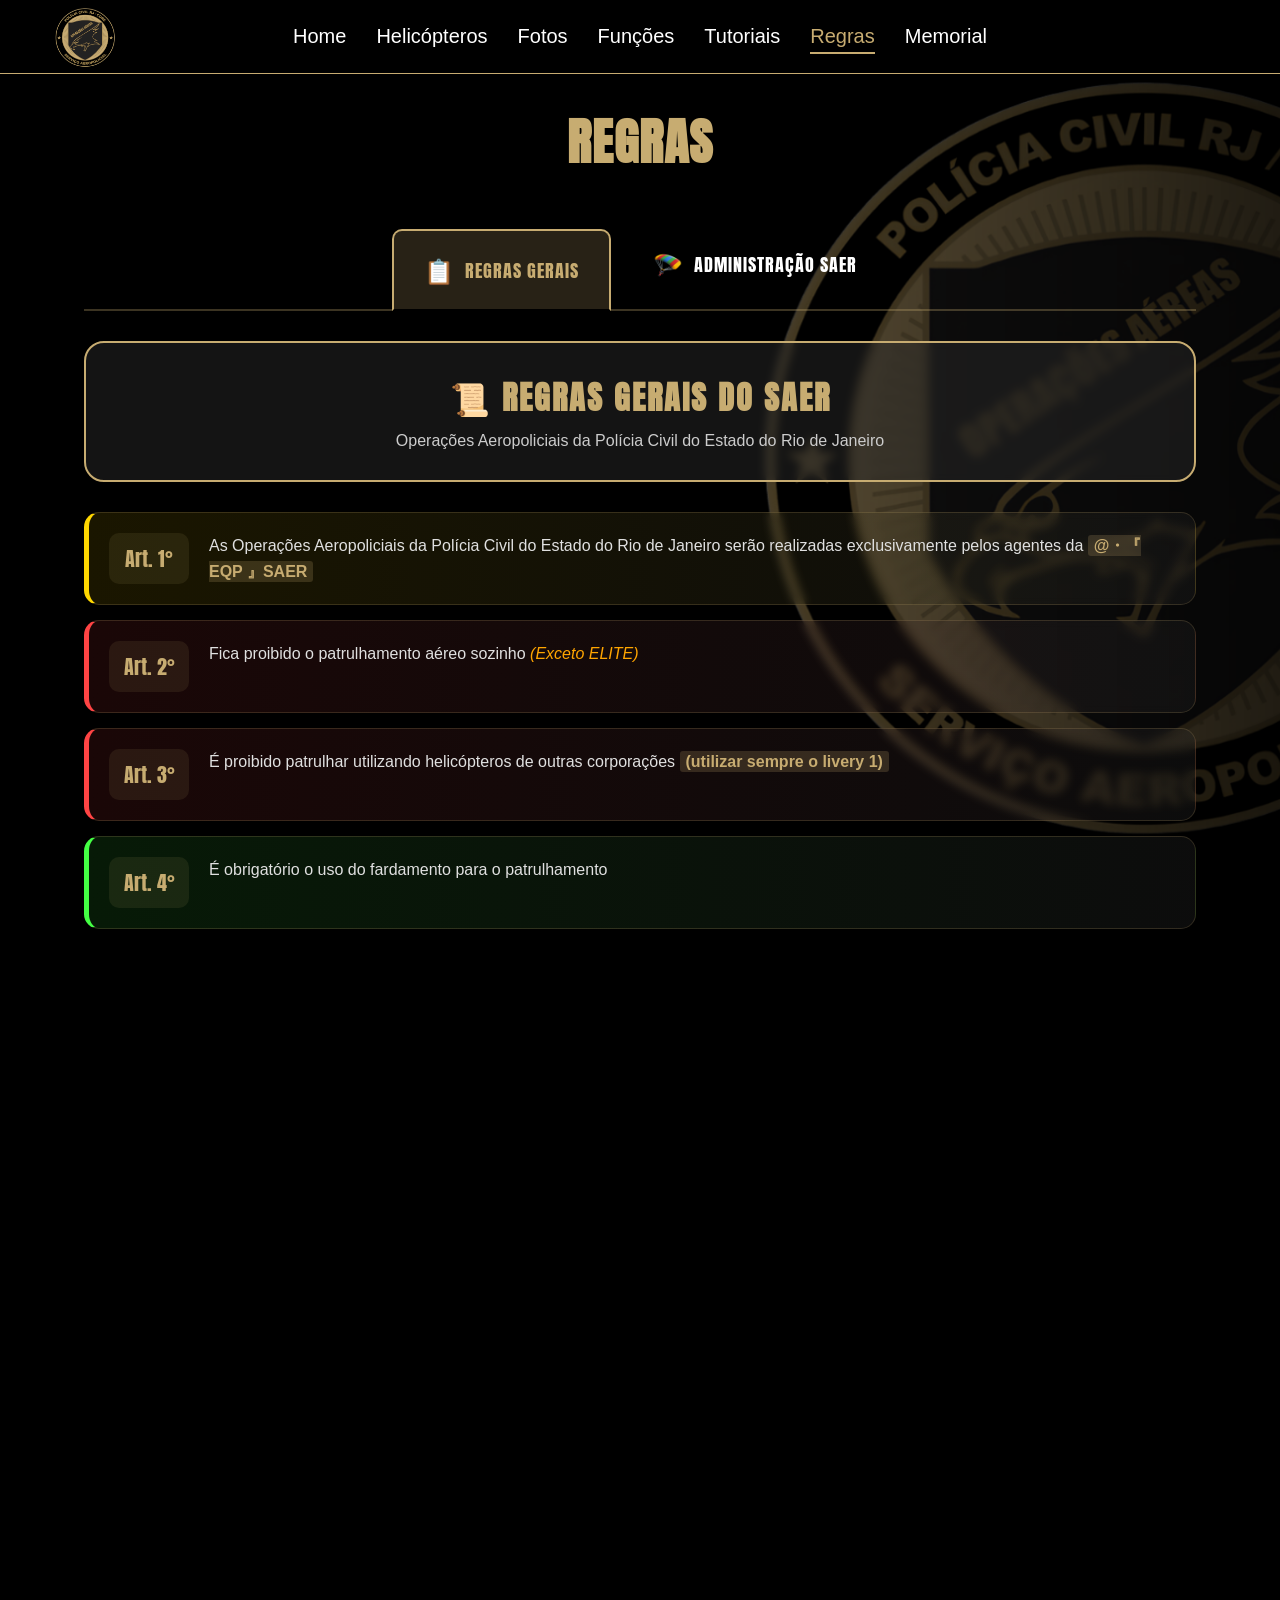
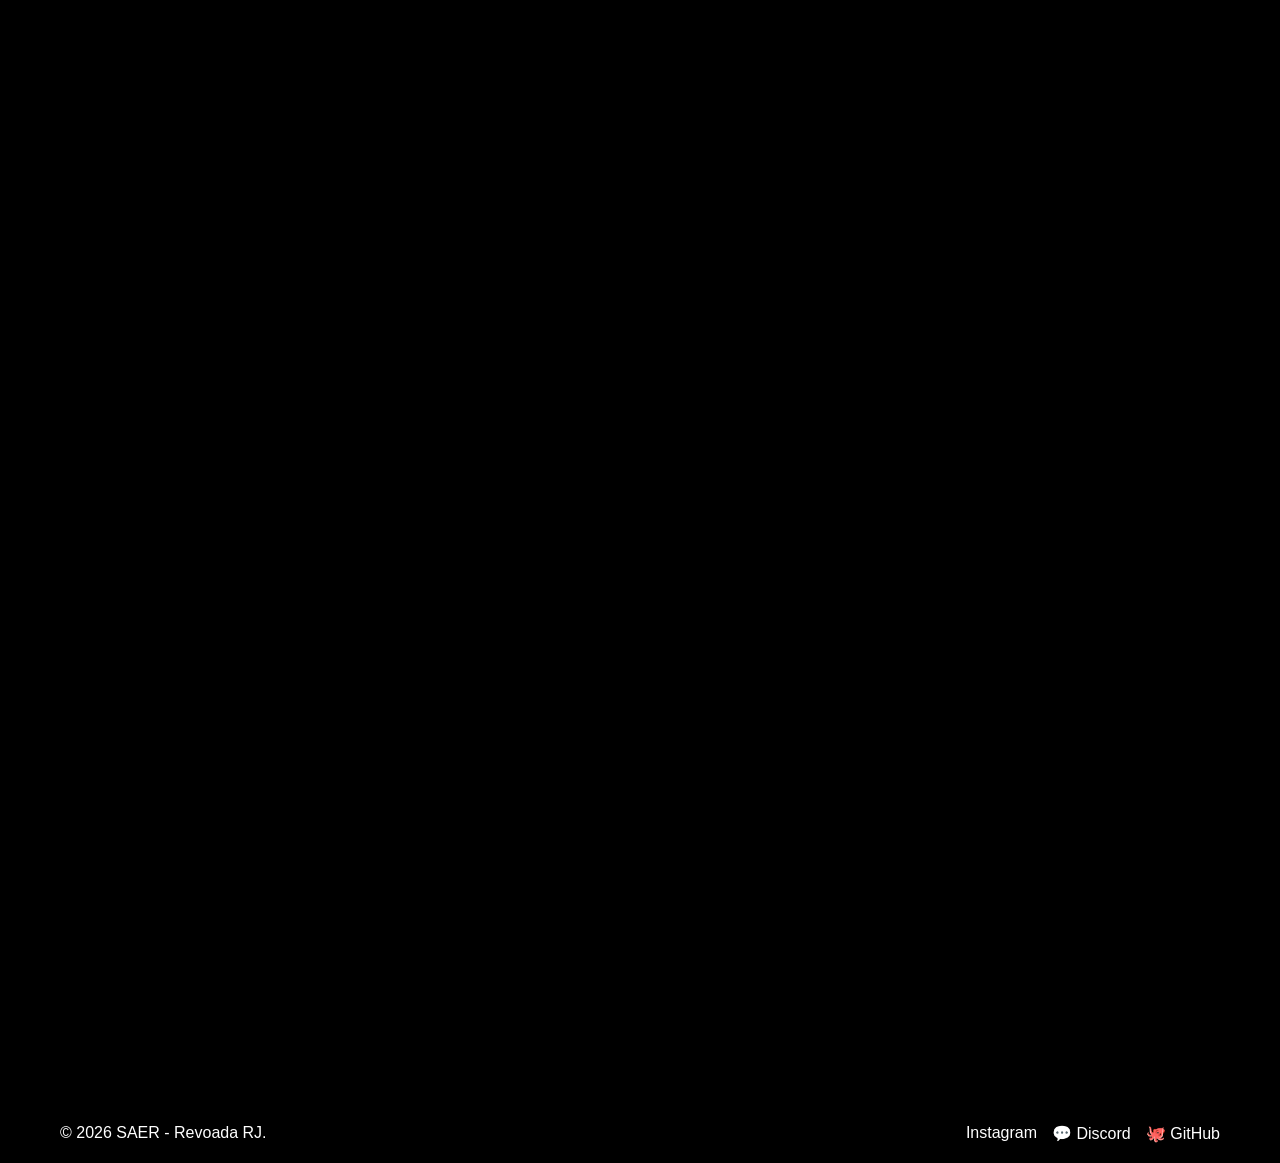
<file: public/regras.html>
<!DOCTYPE html>
<html lang="pt-br">
<head>
    <meta charset="UTF-8">
    <meta name="viewport" content="width=device-width, initial-scale=1.0">
    <title>SAER - Regras</title>
    <link rel="stylesheet" href="../style/regras.css">
    <link rel="icon" type="image/x-icon" href="../image/SaerLogo.png">
    <link href="https://fonts.googleapis.com/css2?family=Anton&display=swap" rel="stylesheet">
</head>
<body>
    <header class="header">
        <a href="../index.html" class="logo">
            <img src="../image/SaerLogo.png" alt="Logo SAER" class="logo1">
        </a>

        <nav>
            <ul class="nav-menu">
                <li><a href="../index.html">Home</a></li>
                <li><a href="helicopteros.html">Helicópteros</a></li>
                <li><a href="galeria.html">Fotos</a></li>
                <li><a href="funcoes.html">Funções</a></li>
                <li><a href="tutoriais.html">Tutoriais</a></li>
                <li><a href="regras.html" class="ativo">Regras</a></li>
                <li><a href="memorial.html">Memorial</a></li>
            </ul>
        </nav>
    </header>
    
    <main class="main">
        <div class="main-content">
            <h1>Regras</h1>
        </div>
    </main>
    
    <section class="regras-sec">
        <div class="regras-container">
            <!-- Abas de Navegação -->
            <div class="regras-nav">
                <button class="regras-btn ativo" onclick="abrirRegras('gerais')">
                    <span class="btn-icone">📋</span>
                    Regras Gerais
                </button>
                <button class="regras-btn" onclick="abrirRegras('admin')">
                    <span class="btn-icone">🪂</span>
                    Administração SAER
                </button>
            </div>

            <!-- Conteúdo das Regras Gerais -->
            <div id="regras-gerais" class="regras-painel ativo">
                <div class="regras-header-card">
                    <h2>📜 REGRAS GERAIS DO SAER</h2>
                    <p>Operações Aeropoliciais da Polícia Civil do Estado do Rio de Janeiro</p>
                </div>

                <div class="artigos-grid">
                    <!-- Artigo 1 -->
                    <div class="artigo-card destaque">
                        <div class="artigo-numero">Art. 1°</div>
                        <div class="artigo-conteudo">
                            <p>As Operações Aeropoliciais da Polícia Civil do Estado do Rio de Janeiro serão realizadas exclusivamente pelos agentes da <span class="destaque-texto">@・『 EQP 』SAER</span></p>
                        </div>
                    </div>

                    <!-- Artigo 2 -->
                    <div class="artigo-card proibido">
                        <div class="artigo-numero">Art. 2°</div>
                        <div class="artigo-conteudo">
                            <p>Fica proibido o patrulhamento aéreo sozinho <span class="excecao">(Exceto ELITE)</span></p>
                        </div>
                    </div>

                    <!-- Artigo 3 -->
                    <div class="artigo-card proibido">
                        <div class="artigo-numero">Art. 3°</div>
                        <div class="artigo-conteudo">
                            <p>É proibido patrulhar utilizando helicópteros de outras corporações <span class="destaque-texto">(utilizar sempre o livery 1)</span></p>
                        </div>
                    </div>

                    <!-- Artigo 4 -->
                    <div class="artigo-card obrigatorio">
                        <div class="artigo-numero">Art. 4°</div>
                        <div class="artigo-conteudo">
                            <p>É obrigatório o uso do fardamento para o patrulhamento</p>
                        </div>
                    </div>

                    <!-- Artigo 5 -->
                    <div class="artigo-card obrigatorio">
                        <div class="artigo-numero">Art. 5°</div>
                        <div class="artigo-conteudo">
                            <p>Ao iniciar o patrulhamento aéreo, o agente <span class="destaque-texto">@・『 EQP 』SAER</span> deve modular o início do protocolo de voo na rádio, deixando a guarnição ciente de que o apoio aéreo está à disposição da equipe</p>
                        </div>
                    </div>

                    <!-- Artigo 6 -->
                    <div class="artigo-card obrigatorio">
                        <div class="artigo-numero">Art. 6°</div>
                        <div class="artigo-conteudo">
                            <p>Obrigatório o uso da GOPRO</p>
                        </div>
                    </div>

                    <!-- Artigo 7 -->
                    <div class="artigo-card proibido">
                        <div class="artigo-numero">Art. 7°</div>
                        <div class="artigo-conteudo">
                            <p>Proibido transportar cidadão/preso no Phoenix</p>
                        </div>
                    </div>

                    <!-- Artigo 8 -->
                    <div class="artigo-card proibido">
                        <div class="artigo-numero">Art. 8°</div>
                        <div class="artigo-conteudo">
                            <p>É extremamente proibido fazer abordagens sem apoio terrestre</p>
                        </div>
                    </div>

                    <!-- Artigo 9 -->
                    <div class="artigo-card prioridade">
                        <div class="artigo-numero">Art. 9°</div>
                        <div class="artigo-conteudo">
                            <p>Todo Phoenix deve dar prioridade em apoios de QRU de Tráfico e Código 5</p>
                        </div>
                    </div>

                    <!-- Artigo 10 -->
                    <div class="artigo-card proibido">
                        <div class="artigo-numero">Art. 10°</div>
                        <div class="artigo-conteudo">
                            <p>Proibido iniciar protocolo de voo com fardamento de outro grupamento ou guarnição especial</p>
                        </div>
                    </div>

                    <!-- Artigo 11 -->
                    <div class="artigo-card proibido">
                        <div class="artigo-numero">Art. 11°</div>
                        <div class="artigo-conteudo">
                            <p>Proibido iniciar protocolo de voo sem o fardamento <span class="excecao">(descaracterizado)</span></p>
                        </div>
                    </div>

                    <!-- Artigo 12 -->
                    <div class="artigo-card proibido">
                        <div class="artigo-numero">Art. 12°</div>
                        <div class="artigo-conteudo">
                            <p>Proibido pousar o Phoenix no meio das ruas</p>
                        </div>
                    </div>

                    <!-- Artigo 13 -->
                    <div class="artigo-card elite">
                        <div class="artigo-numero">Art. 13°</div>
                        <div class="artigo-conteudo">
                            <p>O uso do Helicóptero Pantera é exclusivo do <span class="destaque-texto">Phoenix Elite</span></p>
                        </div>
                    </div>

                    <!-- Artigo 14 -->
                    <div class="artigo-card obrigatorio">
                        <div class="artigo-numero">Art. 14°</div>
                        <div class="artigo-conteudo">
                            <p>No uso do Helicóptero Pantera, é obrigatório colocar o livery do grupamento</p>
                        </div>
                    </div>

                    <!-- Artigo 15 -->
                    <div class="artigo-card elite">
                        <div class="artigo-numero">Art. 15°</div>
                        <div class="artigo-conteudo">
                            <p>Para estar apto a fazer a prova da Elite, é preciso atingir <span class="destaque-texto">04:00 horas</span> em uma semana, ter boa frequência/desempenho, boa conduta e não possuir nenhum tipo de advertência</p>
                        </div>
                    </div>

                    <!-- Artigo 16 -->
                    <div class="artigo-card meta">
                        <div class="artigo-numero">Art. 16°</div>
                        <div class="artigo-conteudo">
                            <p>Todo Anjo Negro tem a obrigação de cumprir/justificar a meta de <span class="destaque-texto">02:00 semanais</span> para não ser exonerado</p>
                        </div>
                    </div>

                    <!-- Artigo 17 -->
                    <div class="artigo-card meta">
                        <div class="artigo-numero">Art. 17°</div>
                        <div class="artigo-conteudo">
                            <p>Todo Anjo Negro Elite tem a obrigação de cumprir/justificar a meta de <span class="destaque-texto">04:00 semanais</span> para não ser rebaixado</p>
                        </div>
                    </div>

                    <!-- Artigo 18 -->
                    <div class="artigo-card obrigatorio">
                        <div class="artigo-numero">Art. 18°</div>
                        <div class="artigo-conteudo">
                            <p>Caso o Anjo Negro não comparecer na reunião do grupamento, deverá obrigatoriamente postar a justificativa</p>
                        </div>
                    </div>

                    <!-- Artigo 19 - Abordagem -->
                    <div class="artigo-card abordagem">
                        <div class="artigo-numero">Art. 19°</div>
                        <div class="artigo-conteudo">
                            <p>Para abordar outro helicóptero vocês deverão anunciar no 190 esta mensagem com no máximo 3 avisos:</p>
                            <div class="mensagem-radio">
                                <p>"Polícia Civil" Atenção, helicóptero que está sobrevoando nas proximidades de <span class="variavel">[informe o local]</span>: pouse imediatamente no heliponto mais próximo. Caso contrário, será considerado uma ameaça e será alvejado. Aviso número <span class="variavel">X</span></p>
                            </div>
                        </div>
                    </div>
                </div>
            </div>

            <!-- Conteúdo das Regras Admin -->
            <div id="regras-admin" class="regras-painel">
                <div class="regras-header-card admin-header">
                    <h2>🪂 ADMINISTRAÇÃO SAER 🪂</h2>
                    <p>Regras administrativas do grupamento</p>
                </div>

                <div class="artigos-grid">
                    <!-- Artigo Admin 1 -->
                    <div class="artigo-card admin-card">
                        <div class="artigo-numero">Art. 01°</div>
                        <div class="artigo-conteudo">
                            <p>Todo membro da ADM S.A.E.R deverá ser <span class="destaque-texto">ativo e produtivo</span> dentro do grupamento</p>
                        </div>
                    </div>

                    <!-- Artigo Admin 2 -->
                    <div class="artigo-card admin-card">
                        <div class="artigo-numero">Art. 02°</div>
                        <div class="artigo-conteudo">
                            <p>Todo recrutamento de <span class="destaque-texto">atirador e paraquedista</span> deverá ser aplicado em um dia da semana com dois horários <span class="horario">tarde/noite</span></p>
                        </div>
                    </div>

                    <!-- Artigo Admin 3 -->
                    <div class="artigo-card admin-card">
                        <div class="artigo-numero">Art. 03°</div>
                        <div class="artigo-conteudo">
                            <p>Todo recrutamento de <span class="destaque-texto">piloto</span> deverá ser aplicado uma vez na semana</p>
                        </div>
                    </div>

                    <!-- Artigo Admin 4 -->
                    <div class="artigo-card admin-card obrigatorio">
                        <div class="artigo-numero">Art. 04°</div>
                        <div class="artigo-conteudo">
                            <p>Obrigatório apresentar o material a todos que foram aprovados nos concursos de <span class="destaque-texto">atirador, piloto ou paraquedista</span></p>
                        </div>
                    </div>

                    <!-- Artigo Admin 5 -->
                    <div class="artigo-card admin-card elite">
                        <div class="artigo-numero">Art. 05°</div>
                        <div class="artigo-conteudo">
                            <p>Todo recrutamento do <span class="destaque-texto">Anjo Negro Elite</span> deverá ser aplicado uma vez ao mês</p>
                        </div>
                    </div>

                    <!-- Artigo Admin 6 -->
                    <div class="artigo-card admin-card">
                        <div class="artigo-numero">Art. 06°</div>
                        <div class="artigo-conteudo">
                            <p>Sempre preencher os relatórios da maneira descrita em <span class="destaque-texto">mensagens fixadas</span></p>
                        </div>
                    </div>
                </div>
            </div>
        </div>
    </section>
    
    <footer class="rodape">
        <div class="rodape-conteudo">
            <p>&copy; 2026 SAER - Revoada RJ.</p>
            <div class="redes">
                <a href="#">Instagram</a>
                <a href="https://discord.com/channels/1052430488205283449/1271597439274713162" title="Discord">💬 Discord</a>
                <a href="https://github.com/scotthzx" title="GitHub">🐙 GitHub</a>
            </div>
        </div>
    </footer>

    <script src="../script/app3.js"></script>
</body>
</html>
</file>
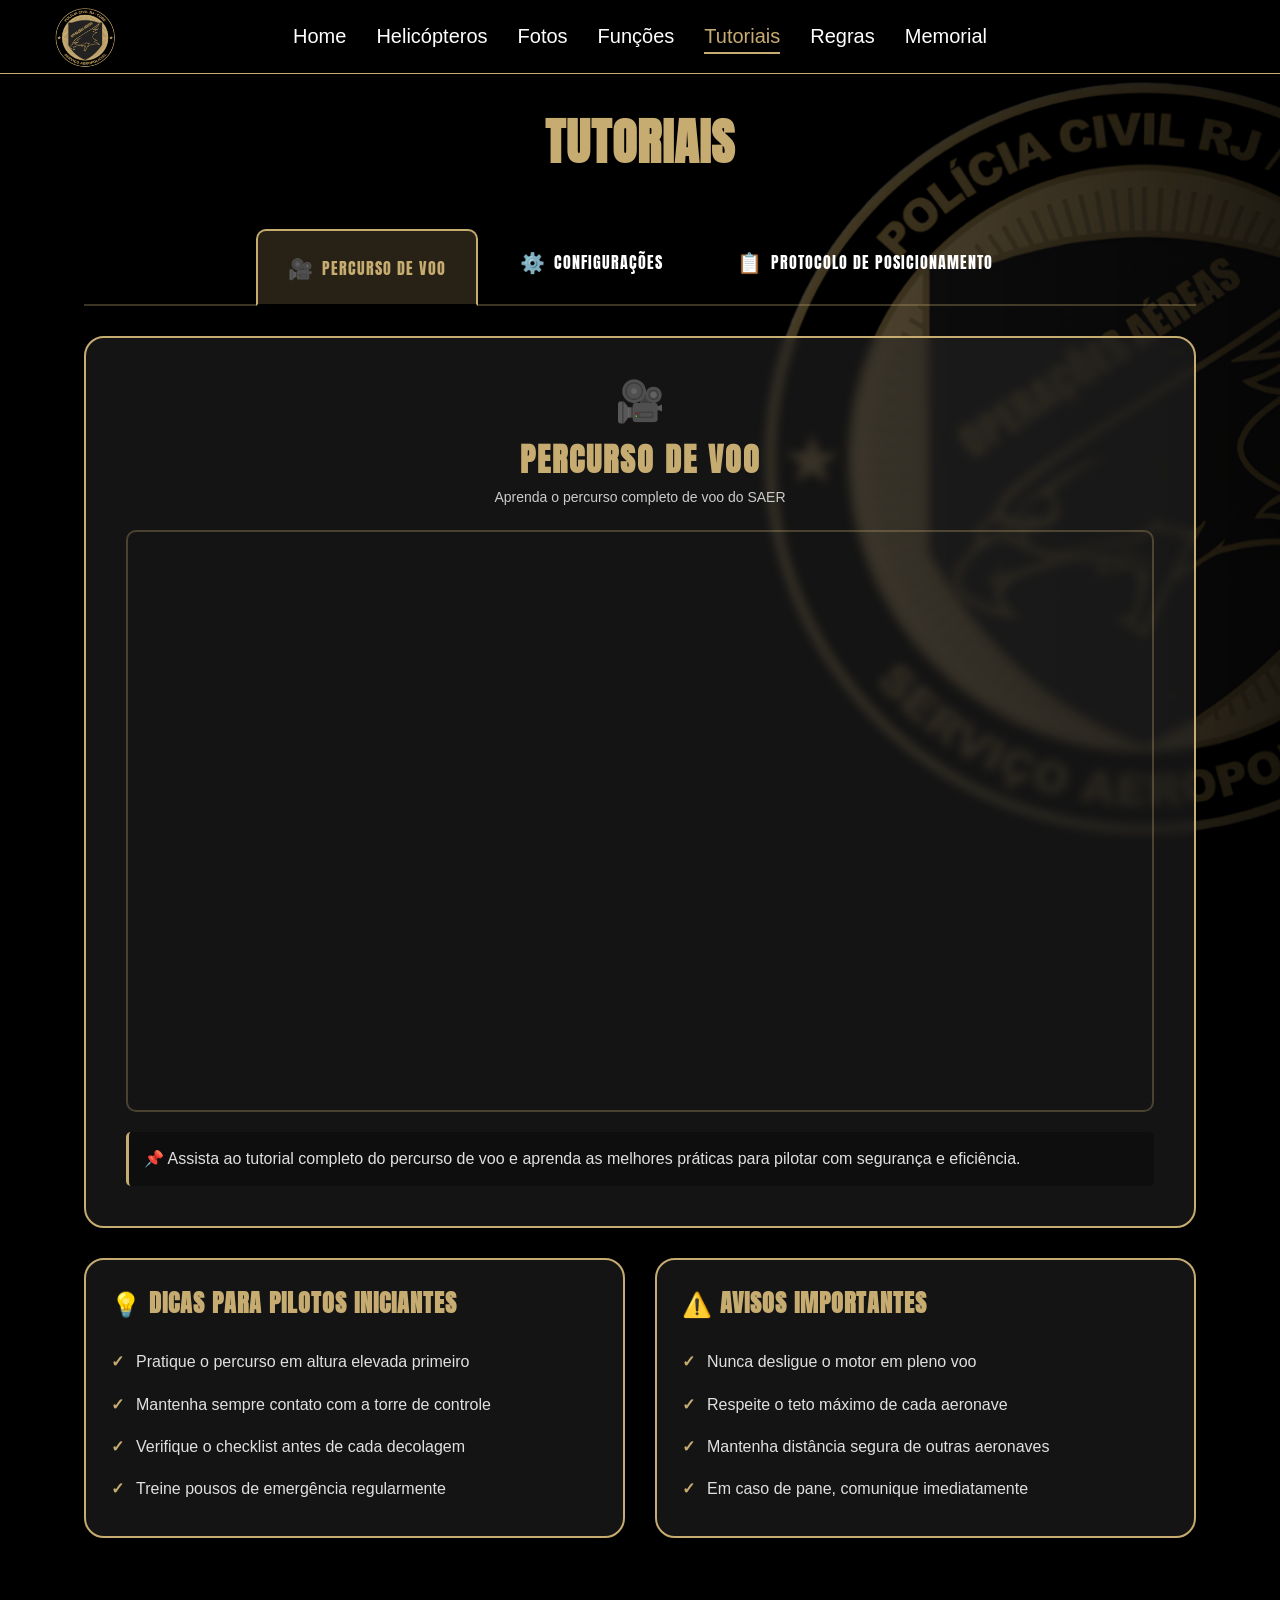
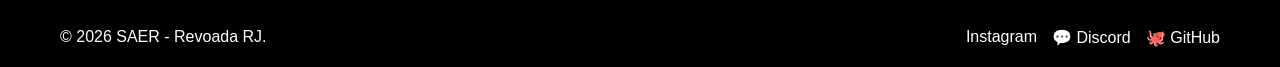
<file: public/tutoriais.html>
<!DOCTYPE html>
<html lang="pt-br">
<head>
    <meta charset="UTF-8">
    <meta name="viewport" content="width=device-width, initial-scale=1.0">
    <title>SAER - Tutoriais</title>
    <link rel="stylesheet" href="../style/tutoriais.css">
    <link rel="icon" type="image/x-icon" href="../image/SaerLogo.png">
    <link href="https://fonts.googleapis.com/css2?family=Anton&display=swap" rel="stylesheet">
</head>
<body>
    <header class="header">
        <a href="../index.html" class="logo">
            <img src="../image/SaerLogo.png" alt="Logo SAER" class="logo1">
        </a>

        <nav>
            <ul class="nav-menu">
                <li><a href="../index.html">Home</a></li>
                <li><a href="helicopteros.html">Helicópteros</a></li>
                <li><a href="galeria.html">Fotos</a></li>
                <li><a href="funcoes.html">Funções</a></li>
                <li><a href="tutoriais.html" class="ativo">Tutoriais</a></li>
                <li><a href="regras.html">Regras</a></li>
                <li><a href="memorial.html">Memorial</a></li>
        </nav>
    </header>
    
    <main class="main">
        <div class="main-content">
            <h1>Tutoriais</h1>
        </div>
    </main>
    
    <section class="tutoriais-sec">
        <!-- Navegação das Abas -->
        <div class="tutoriais-nav">
            <button class="tutorial-btn ativo" onclick="abrirTutorial('video')">
                <span class="btn-icone">🎥</span>
                Percurso de Voo
            </button>
            <button class="tutorial-btn" onclick="abrirTutorial('config')">
                <span class="btn-icone">⚙️</span>
                Configurações
            </button>
            <button class="tutorial-btn" onclick="abrirTutorial('protocolo')">
                <span class="btn-icone">📋</span>
                Protocolo de Posicionamento
            </button>
        </div>

        <!-- Conteúdo das Abas -->
        <div class="tutoriais-conteudo">
            <!-- Aba Vídeo - Percurso de Voo -->
            <div id="tutorial-video" class="tutorial-painel ativo">
                <div class="video-pagina">
                    <div class="tutorial-card video-card-full">
                        <div class="tutorial-header">
                            <div class="tutorial-icone">🎥</div>
                            <h2>Percurso de Voo</h2>
                            <p class="tutorial-desc">Aprenda o percurso completo de voo do SAER</p>
                        </div>
                        <div class="video-container">
                            <iframe 
                                src="https://www.youtube.com/embed/2Mly-6RMmwM" 
                                title="Percurso de Voo SAER" 
                                frameborder="0" 
                                allow="accelerometer; autoplay; clipboard-write; encrypted-media; gyroscope; picture-in-picture" 
                                allowfullscreen>
                            </iframe>
                        </div>
                        <div class="video-info">
                            <p>📌 Assista ao tutorial completo do percurso de voo e aprenda as melhores práticas para pilotar com segurança e eficiência.</p>
                        </div>
                    </div>

                    <!-- Dicas Extras -->
                    <div class="dicas-extras">
                        <div class="dicas-card">
                            <h3>💡 Dicas para Pilotos Iniciantes</h3>
                            <ul>
                                <li>Pratique o percurso em altura elevada primeiro</li>
                                <li>Mantenha sempre contato com a torre de controle</li>
                                <li>Verifique o checklist antes de cada decolagem</li>
                                <li>Treine pousos de emergência regularmente</li>
                            </ul>
                        </div>
                        
                        <div class="dicas-card">
                            <h3>⚠️ Avisos Importantes</h3>
                            <ul>
                                <li>Nunca desligue o motor em pleno voo</li>
                                <li>Respeite o teto máximo de cada aeronave</li>
                                <li>Mantenha distância segura de outras aeronaves</li>
                                <li>Em caso de pane, comunique imediatamente</li>
                            </ul>
                        </div>
                    </div>
                </div>
            </div>

            <!-- Aba Configurações -->
            <div id="tutorial-config" class="tutorial-painel">
                <div class="config-pagina">
                    <div class="tutorial-card config-card-full">
                        <div class="tutorial-header">
                            <div class="tutorial-icone">⚙️</div>
                            <h2>Configurações Recomendadas</h2>
                            <p class="tutorial-desc">Para Pilotos de Helicóptero</p>
                        </div>
                        
                        <div class="config-intro">
                            <!-- <span class="emoji-saer"></span> -->
                            <p>A fim de garantir maior controle, precisão e segurança nas operações aéreas, estas são as melhores configurações de teclas para os pilotos utilizarem em suas aeronaves:</p>
                        </div>

                        <div class="config-lista">
                            <div class="config-item">
                                <div class="tecla">
                                    <kbd>L. SHIFT</kbd>
                                </div>
                                <div class="seta">→</div>
                                <div class="acao">
                                    <span class="acao-icone">🔹</span>
                                    Acelerar
                                </div>
                            </div>

                            <div class="config-item">
                                <div class="tecla">
                                    <kbd>L. CTRL</kbd>
                                </div>
                                <div class="seta">→</div>
                                <div class="acao">
                                    <span class="acao-icone">🔹</span>
                                    Desacelerar
                                </div>
                            </div>

                            <div class="config-item">
                                <div class="tecla">
                                    <kbd>A</kbd>
                                </div>
                                <div class="seta">→</div>
                                <div class="acao">
                                    <span class="acao-icone">🔹</span>
                                    Guinar à esquerda
                                </div>
                            </div>

                            <div class="config-item">
                                <div class="tecla">
                                    <kbd>D</kbd>
                                </div>
                                <div class="seta">→</div>
                                <div class="acao">
                                    <span class="acao-icone">🔹</span>
                                    Guinar à direita
                                </div>
                            </div>

                            <div class="config-item">
                                <div class="tecla mouse">
                                    <kbd>Mouse Esquerdo</kbd>
                                </div>
                                <div class="seta">→</div>
                                <div class="acao">
                                    <span class="acao-icone">🔹</span>
                                    Rolar para a esquerda
                                </div>
                            </div>

                            <div class="config-item">
                                <div class="tecla mouse">
                                    <kbd>Mouse Direito</kbd>
                                </div>
                                <div class="seta">→</div>
                                <div class="acao">
                                    <span class="acao-icone">🔹</span>
                                    Rolar para a direita
                                </div>
                            </div>

                            <div class="config-item">
                                <div class="tecla">
                                    <kbd>W</kbd>
                                </div>
                                <div class="seta">→</div>
                                <div class="acao">
                                    <span class="acao-icone">🔹</span>
                                    Inclinar para frente
                                </div>
                            </div>

                            <div class="config-item">
                                <div class="tecla">
                                    <kbd>S</kbd>
                                </div>
                                <div class="seta">→</div>
                                <div class="acao">
                                    <span class="acao-icone">🔹</span>
                                    Inclinar para trás
                                </div>
                            </div>
                        </div>

                        <div class="config-footer">
                            <p>📍 Essas configurações permitem um voo mais ágil e responsivo, usando <strong>mouse + teclado</strong></p>
                        </div>
                    </div>
                </div>
            </div>

            <!-- Aba Protocolo de Posicionamento -->
            <div id="tutorial-protocolo" class="tutorial-painel">
                <div class="protocolo-container">
                    <!-- Cabeçalho -->
                    <div class="protocolo-header">
                        <h2>📋 Protocolo de Posicionamento S.A.E.R 📋</h2>
                        <p class="protocolo-subtitulo">Manual de Pilotagem e Direção</p>
                    </div>

                    <!-- Introdução -->
                    <div class="protocolo-intro">
                        <p>O Manual de Pilotagem e Direção é fundamental para todos os pilotos de helicóptero em operações de patrulhamento, garantindo eficiência e precisão em cada ação realizada.</p>
                    </div>

                    <!-- Importância do Protocolo -->
                    <div class="protocolo-importancia">
                        <h3>📍 Importância do Protocolo</h3>
                        
                        <div class="importancia-grid">
                            <div class="importancia-card">
                                <div class="importancia-icone">🔹</div>
                                <div class="importancia-texto">
                                    <h4>Segurança</h4>
                                    <p>Define diretrizes claras de posicionamento da aeronave em diferentes cenários, protegendo pilotos, tripulação e demais envolvidos.</p>
                                </div>
                            </div>

                            <div class="importancia-card">
                                <div class="importancia-icone">🔹</div>
                                <div class="importancia-texto">
                                    <h4>Eficiência</h4>
                                    <p>Permite manobras mais ágeis e seguras, reduzindo riscos e aumentando a eficácia das operações.</p>
                                </div>
                            </div>

                            <div class="importancia-card">
                                <div class="importancia-icone">🔹</div>
                                <div class="importancia-texto">
                                    <h4>Decisão Rápida</h4>
                                    <p>Em situações dinâmicas, o protocolo orienta o piloto a agir com rapidez e assertividade.</p>
                                </div>
                            </div>

                            <div class="importancia-card">
                                <div class="importancia-icone">🔹</div>
                                <div class="importancia-texto">
                                    <h4>Orientação Visual</h4>
                                    <p>O uso de esquemas e ilustrações facilita o aprendizado e a correta execução durante treinamentos e operações reais.</p>
                                </div>
                            </div>

                            <div class="importancia-card">
                                <div class="importancia-icone">🔹</div>
                                <div class="importancia-texto">
                                    <h4>Treinamento</h4>
                                    <p>Serve como base sólida para novos pilotos, padronizando práticas recomendadas e preparando-os para missões complexas.</p>
                                </div>
                            </div>
                        </div>
                    </div>

                    <!-- Imagens do Protocolo -->
                    <div class="protocolo-imagens">
                        <div class="imagem-card">
                            <div class="imagem-titulo">📐 Esquema de Posicionamento</div>
                            <div class="imagem-wrapper">
                                <img src="../image/pp1.png" alt="Esquema de Posicionamento SAER">
                            </div>
                        </div>
                        
                        <div class="imagem-card">
                            <div class="imagem-titulo">📊 Manual de Pilotagem</div>
                            <div class="imagem-wrapper">
                                <img src="../image/pp2.png" alt="Manual de Pilotagem SAER">
                            </div>
                        </div>
                    </div>

                    <!-- Conclusão -->
                    <div class="protocolo-conclusao">
                        <h3>📍 Conclusão</h3>
                        <p>O Protocolo de Posicionamento S.A.E.R é um instrumento essencial para a aviação tática, garantindo operações mais seguras, organizadas e eficazes. Segui-lo é preservar vidas e assegurar o sucesso das missões.</p>
                    </div>
                </div>
            </div>
        </div>
    </section>
    
    <footer class="rodape">
        <div class="rodape-conteudo">
            <p>&copy; 2026 SAER - Revoada RJ.</p>
            <div class="redes">
                <a href="#">Instagram</a>
                <a href="https://discord.com/channels/1052430488205283449/1271597439274713162" title="Discord">💬 Discord</a>
                <a href="https://github.com/scotthzx" title="GitHub">🐙 GitHub</a>
            </div>
        </div>
    </footer>

    <script src="../script/app4.js"></script>
</body>
</html>
</file>
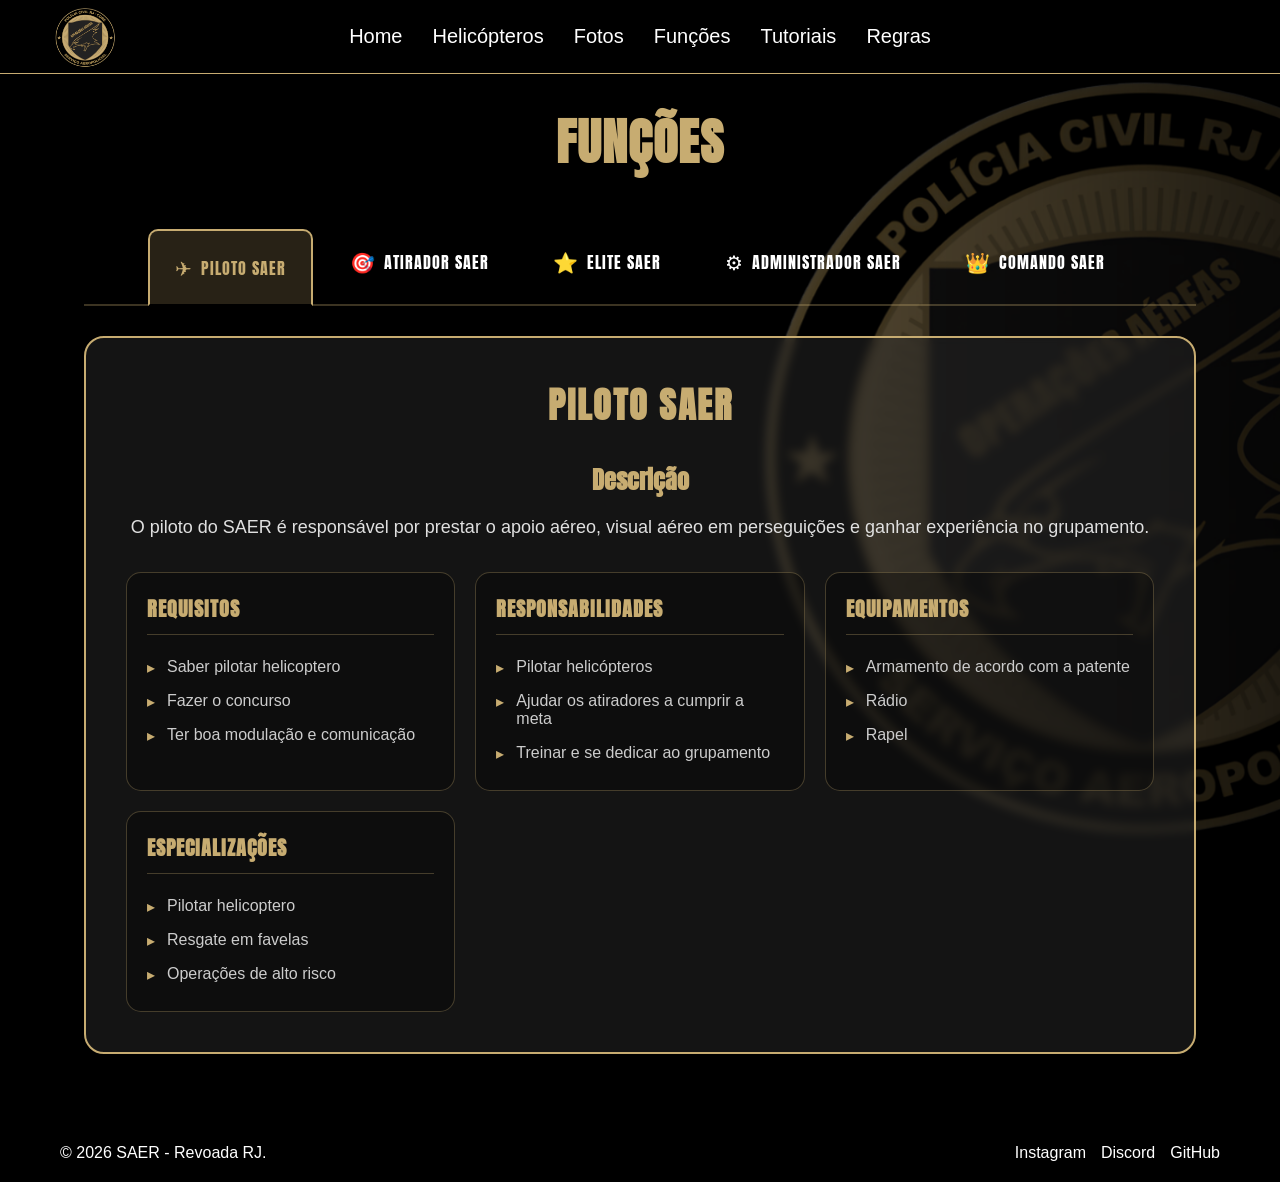
<file: saer/public/funcoes.html>
<!DOCTYPE html>
<html lang="pt-br">
<head>
    <meta charset="UTF-8">
    <meta name="viewport" content="width=device-width, initial-scale=1.0">
    <title>SAER - Funções</title>
    <link rel="stylesheet" href="../style/funcoes.css">
    <link rel="icon" type="image/x-icon" href="../image/SaerLogo.png">
    <link href="https://fonts.googleapis.com/css2?family=Anton&display=swap" rel="stylesheet">
</head>
<body>
    <header class="header">
        <a href="../index.html" class="logo">
            <img src="../image/SaerLogo.png" alt="Logo SAER" class="logo1">
        </a>

        <nav>
            <ul class="nav-menu">
                <li><a href="../index.html">Home</a></li>
                <li><a href="helicopteros.html">Helicópteros</a></li>
                <li><a href="galeria.html">Fotos</a></li>
                <li><a href="funcoes.html">Funções</a></li>
                <li><a href="tutoriais.html">Tutoriais</a></li>
                <li><a href="regras.html">Regras</a></li>
            </ul>
        </nav>
    </header>
    
    <main class="main">
        <div class="main-content">
            <h1>Funções</h1>
        </div>
    </main>
    
    <section class="funcoes-sec">
        <div class="abas-container">
            <div class="abas-navegacao">
                <button class="aba-btn ativo" onclick="abrirAba('piloto')">
                    <span class="aba-icone">✈</span>
                    Piloto SAER
                </button>
                <button class="aba-btn" onclick="abrirAba('atirador')">
                    <span class="aba-icone">🎯</span>
                    Atirador SAER
                </button>
                <button class="aba-btn" onclick="abrirAba('elite')">
                    <span class="aba-icone">⭐</span>
                    Elite SAER
                </button>
                <button class="aba-btn" onclick="abrirAba('administrador')">
                    <span class="aba-icone">⚙</span>
                    Administrador SAER
                </button>
                <button class="aba-btn" onclick="abrirAba('comando')">
                    <span class="aba-icone">👑</span>
                    Comando SAER
                </button>
            </div>
            
            <div class="abas-conteudo">
                <!-- Aba Piloto -->
                <div id="aba-piloto" class="aba-painel ativo">
                    <div class="funcao-card">
                        <div class="funcao-header">
                            <!-- <img src="../image/piloto.png" alt="Piloto SAER" class="funcao-img"> -->
                            <h2>Piloto SAER</h2>
                        </div>
                        <div class="funcao-info">
                            <div class="info-item">
                                <h3>Descrição</h3>
                                <p>O piloto do SAER é responsável por prestar o apoio aéreo, visual aéreo em perseguições e ganhar experiência no grupamento.</p>
                            </div>
                            <div class="info-grid">
                                <div class="info-card">
                                    <h4>Requisitos</h4>
                                    <ul>
                                        <li>Saber pilotar helicoptero</li>
                                        <li>Fazer o concurso</li>
                                        <li>Ter boa modulação e comunicação</li>
                                    </ul>
                                </div>
                                <div class="info-card">
                                    <h4>Responsabilidades</h4>
                                    <ul>
                                        <li>Pilotar helicópteros</li>
                                        <li>Ajudar os atiradores a cumprir a meta</li>
                                        <li>Treinar e se dedicar ao grupamento</li>
                                    </ul>
                                </div>
                                <div class="info-card">
                                    <h4>Equipamentos</h4>
                                    <ul>
                                        <li>Armamento de acordo com a patente</li>
                                        <li>Rádio</li>
                                        <li>Rapel</li>
                                    </ul>
                                </div>
                                <div class="info-card">
                                    <h4>Especializações</h4>
                                    <ul>
                                        <li>Pilotar helicoptero</li>
                                        <li>Resgate em favelas</li>
                                        <li>Operações de alto risco</li>
                                    </ul>
                                </div>
                            </div>
                        </div>
                    </div>
                </div>

                <!-- Aba Atirador -->
                <div id="aba-atirador" class="aba-painel">
                    <div class="funcao-card">
                        <div class="funcao-header">
                            <!-- <img src="../image/atirador.png" alt="Atirador SAER" class="funcao-img"> -->
                            <h2>Atirador SAER</h2>
                        </div>
                        <div class="funcao-info">
                            <div class="info-item">
                                <h3>Descrição</h3>
                                <p>O Atirador SAER é o especialista em tiro embarcado, responsável pela cobertura aérea e engajamento de alvos durante operações policiais e situações de alto risco.</p>
                            </div>
                            <div class="info-grid">
                                <div class="info-card">
                                    <h4>Requisitos</h4>
                                    <ul>
                                        <li>Ter noção de tiro</li>
                                        <li>Fazer o concurso</li>
                                        <li>Ter boa modulação e comunicação</li>
                                    </ul>
                                </div>
                                <div class="info-card">
                                    <h4>Responsabilidades</h4>
                                    <ul>
                                        <li>Ajudar manter a cidade em segurança</li>
                                        <li>Fazer protocolos de voo</li>
                                        <li>Prestar QRR em QRUs</li>
                                    </ul>
                                </div>
                                <div class="info-card">
                                    <h4>Armamentos</h4>
                                    <ul>
                                        <li>Armamento de acordo com a patente</li>
                                        <li>Rádio</li>
                                        <li>Rapel</li>
                                    </ul>
                                </div>
                                <div class="info-card">
                                    <h4>Especializações</h4>
                                    <ul>
                                        <li>Atirar de longas distancias com precisão</li>
                                        <li>Modulação em protocolo de voo</li>
                                        <li>Comunicação em horas</li>
                                    </ul>
                                </div>
                            </div>
                        </div>
                    </div>
                </div>

                <!-- Aba Administrador -->
                <div id="aba-administrador" class="aba-painel">
                    <div class="funcao-card">
                        <div class="funcao-header">
                            <!-- <img src="../image/administrador.png" alt="Administrador SAER" class="funcao-img"> -->
                            <h2>Administrador SAER</h2>
                        </div>
                        <div class="funcao-info">
                            <div class="info-item">
                                <h3>Descrição</h3>
                                <p>O Administrador SAER gerencia toda a estrutura administrativa, logística e operacional da unidade, garantindo que todos os recursos estejam disponíveis.</p>
                            </div>
                            <div class="info-grid">
                                <div class="info-card">
                                    <h4>Requisitos</h4>
                                    <ul>
                                        <li>Ser ativo no grupamento</li>
                                        <li>Ajudar nos concursos SAER</li>
                                        <li>Ser piloto e atirador de elite</li>
                                    </ul>
                                </div>
                                <div class="info-card">
                                    <h4>Responsabilidades</h4>
                                    <ul>
                                        <li>Monitorar os membros</li>
                                        <li>Fazer o controle de metas</li>
                                        <li>Administrar o bate ponto</li>
                                    </ul>
                                </div>
                                <div class="info-card">
                                    <h4>Áreas</h4>
                                    <ul>
                                        <li>Bate-ponto</li>
                                        <li>Organização de fardamentos</li>
                                        <li>Treinamentos e concursos</li>
                                    </ul>
                                </div>
                                <div class="info-card">
                                    <h4>Especializações</h4>
                                    <ul>
                                        <li>Conhecimento sobre o SAER</li>
                                        <li>Planilhas administrativas</li>
                                        <li>Auxilio em treinamentos</li>
                                    </ul>
                                </div>
                            </div>
                        </div>
                    </div>
                </div>

                <!-- Aba Elite -->
                <div id="aba-elite" class="aba-painel">
                    <div class="funcao-card">
                        <div class="funcao-header">
                            <!-- <img src="../image/elite.png" alt="Elite SAER" class="funcao-img"> -->
                            <h2>Elite SAER</h2>
                        </div>
                        <div class="funcao-info">
                            <div class="info-item">
                                <h3>Descrição</h3>
                                <p>A Elite SAER é composta pelos operadores mais experientes e capacitados, selecionados para as missões de maior complexidade e risco. Representam a excelência operacional.</p>
                            </div>
                            <div class="info-grid">
                                <div class="info-card">
                                    <h4>Requisitos</h4>
                                    <ul>
                                        <li>Todas as certificações SAER</li>
                                        <li>Ser ativo no grupamento</li>
                                        <li>Avaliação de desempenho superior</li>
                                    </ul>
                                </div>
                                <div class="info-card">
                                    <h4>Responsabilidades</h4>
                                    <ul>
                                        <li>Ajudar os pilotos e atiradores</li>
                                        <li>Treinamento de novos operadores</li>
                                        <li>Prestar QRRs de alto risco</li>
                                    </ul>
                                </div>
                                <div class="info-card">
                                    <h4>Capacitações</h4>
                                    <ul>
                                        <li>Operações especiais avançadas</li>
                                        <li>Pilotar helicopteros de forma avançada</li>
                                        <li>Relizar protocolos de voo sozinho</li>
                                    </ul>
                                </div>
                                <div class="info-card">
                                    <h4>Diferenciais</h4>
                                    <ul>
                                        <li>Cargo de Elite no grupamento</li>
                                        <li>Prioridade em pacificação e incursão</li>
                                        <li>Reconhecimento na matriz</li>
                                    </ul>
                                </div>
                            </div>
                        </div>
                    </div>
                </div>

                <!-- Aba Comando -->
                <div id="aba-comando" class="aba-painel">
                    <div class="funcao-card">
                        <div class="funcao-header">
                            <!-- <img src="../image/comando.png" alt="Comando SAER" class="funcao-img"> -->
                            <h2>Comando SAER</h2>
                        </div>
                        <div class="funcao-info">
                            <div class="info-item">
                                <h3>Descrição</h3>
                                <p>O Comando SAER é responsável pela liderança estratégica da unidade, tomando decisões críticas e coordenando todas as operações aéreas da Polícia Civil do RJ.</p>
                            </div>
                            <div class="info-grid">
                                <div class="info-card">
                                    <h4>Requisitos</h4>
                                    <ul>
                                        <li>Ser indicado e nomeado por algum Delegado</li>
                                        <li>Experiência em aviação policial</li>
                                        <li>Liderança comprovada</li>
                                    </ul>
                                </div>
                                <div class="info-card">
                                    <h4>Responsabilidades</h4>
                                    <ul>
                                        <li>Comando geral da unidade</li>
                                        <li>Autoriza treinamentos e concursos</li>
                                        <li>Solicita a litacitação do SAER</li>
                                    </ul>
                                </div>
                                <div class="info-card">
                                    <h4>Estrutura</h4>
                                    <ul>
                                        <li>Comandante</li>
                                        <li>Subcomandante</li>
                                        <li>Administrador</li>
                                    </ul>
                                </div>
                                <div class="info-card">
                                    <h4>Especializações</h4>
                                    <ul>
                                        <li>Pilotar e atirar em operações de alto risco</li>
                                        <li>Treinamentos de operações especiais</li>
                                        <li>Representação institucional</li>
                                    </ul>
                                </div>
                            </div>
                        </div>
                    </div>
                </div>
            </div>
        </div>
    </section>
    
    <footer class="rodape">
        <div class="rodape-conteudo">
            <p>&copy; 2026 SAER - Revoada RJ.</p>
            <div class="redes">
                <a href="#">Instagram</a>
                <a href="#">Discord</a>
                <a href="#">GitHub</a>
            </div>
        </div>
    </footer>

    <script src="../script/app2.js"></script>
</body>
</html>
</file>
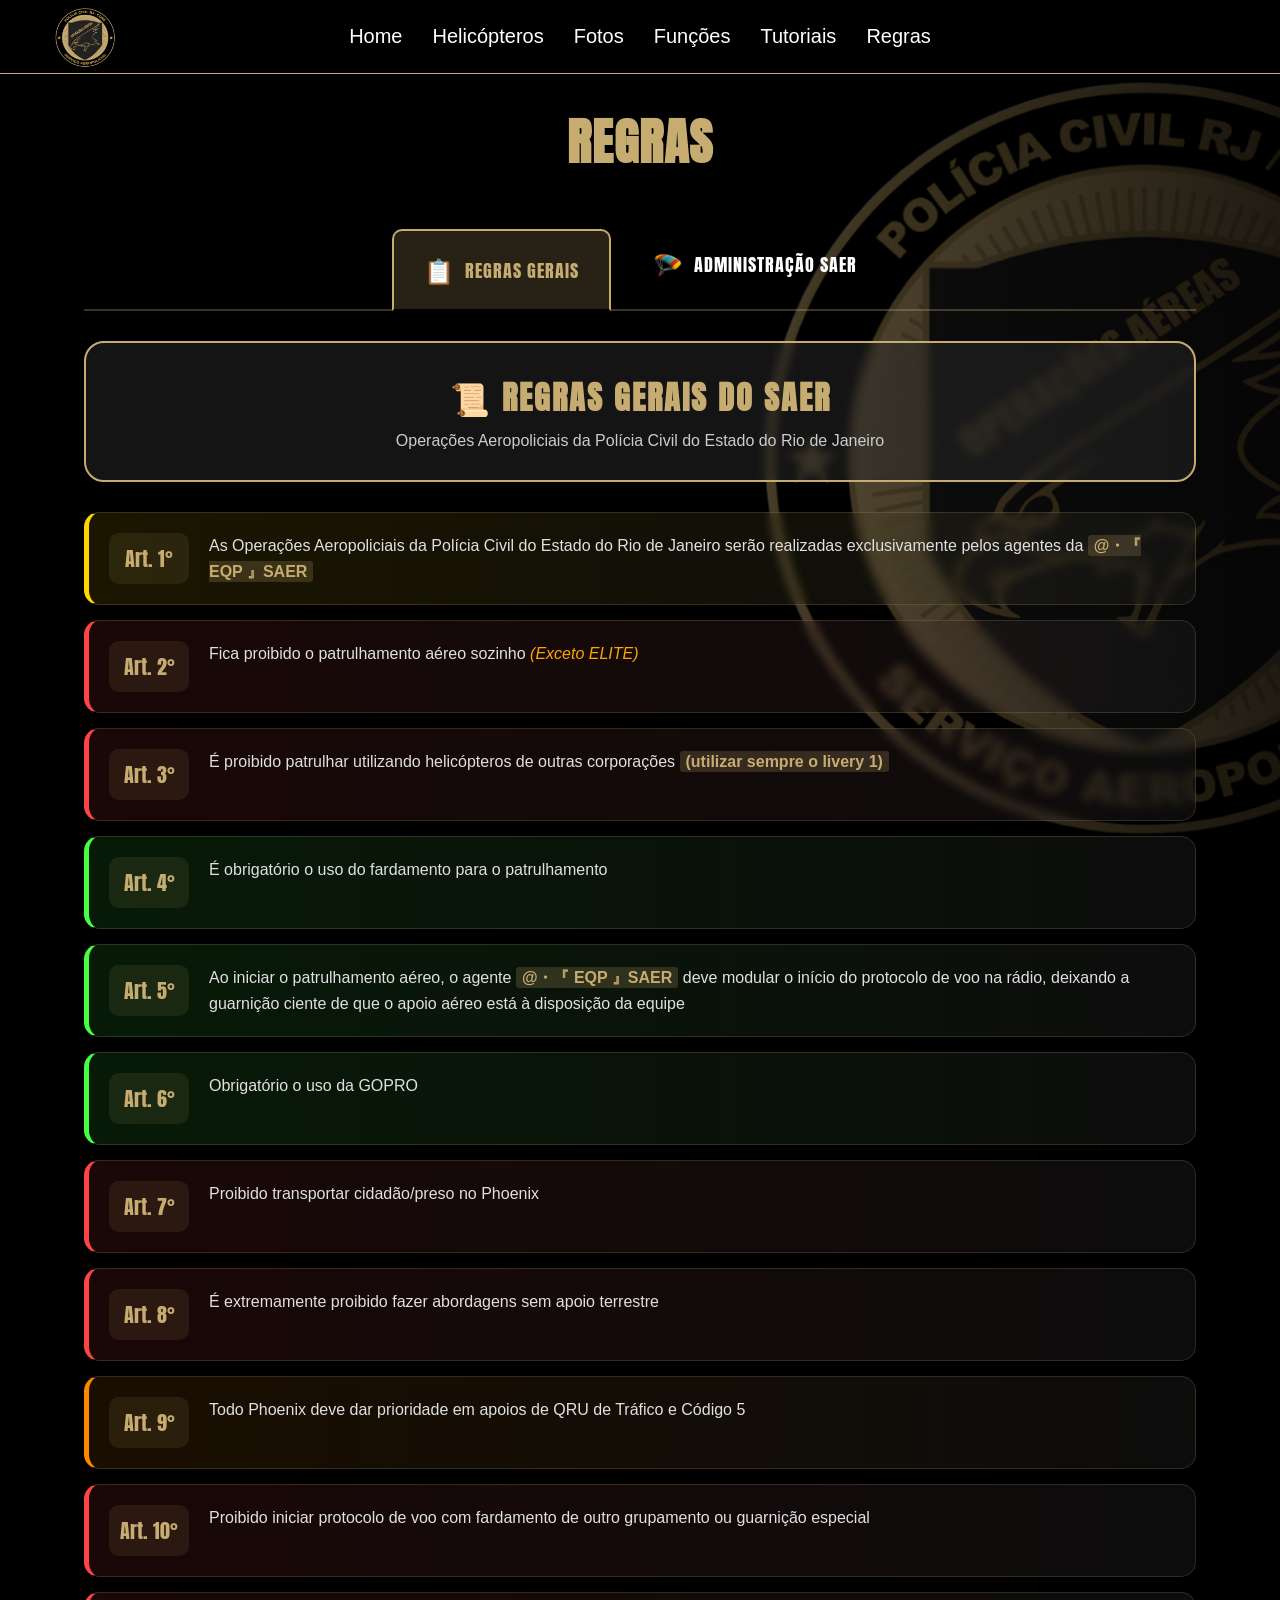
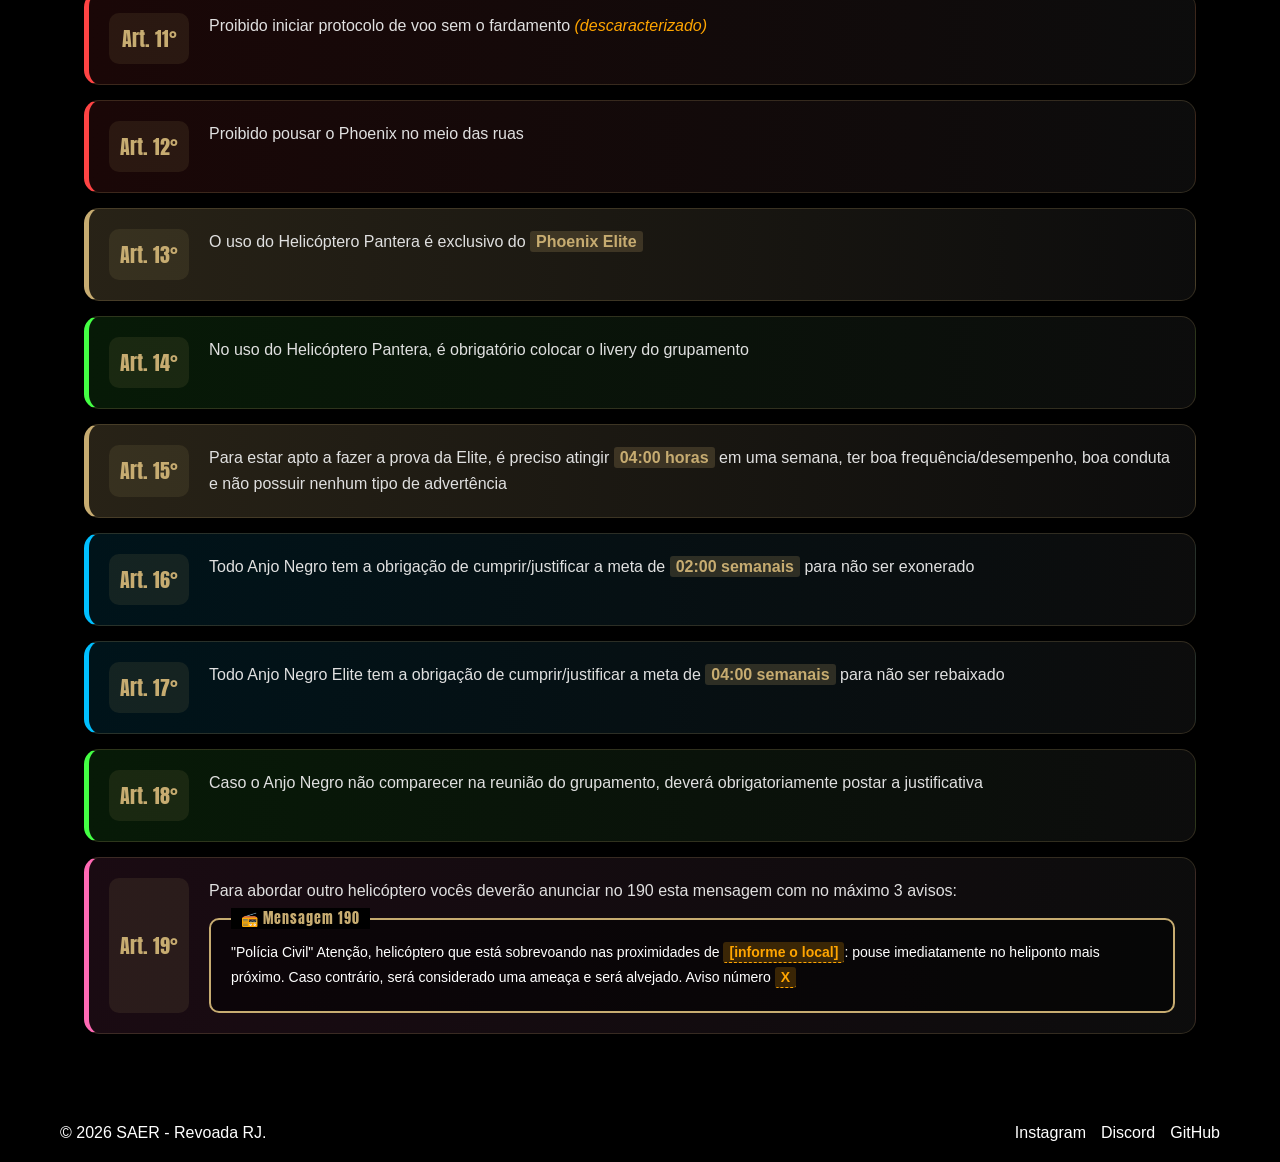
<file: saer/public/regras.html>
<!DOCTYPE html>
<html lang="pt-br">
<head>
    <meta charset="UTF-8">
    <meta name="viewport" content="width=device-width, initial-scale=1.0">
    <title>SAER - Regras</title>
    <link rel="stylesheet" href="../style/regras.css">
    <link rel="icon" type="image/x-icon" href="../image/SaerLogo.png">
    <link href="https://fonts.googleapis.com/css2?family=Anton&display=swap" rel="stylesheet">
</head>
<body>
    <header class="header">
        <a href="../index.html" class="logo">
            <img src="../image/SaerLogo.png" alt="Logo SAER" class="logo1">
        </a>

        <nav>
            <ul class="nav-menu">
                <li><a href="../index.html">Home</a></li>
                <li><a href="helicopteros.html">Helicópteros</a></li>
                <li><a href="galeria.html">Fotos</a></li>
                <li><a href="funcoes.html">Funções</a></li>
                <li><a href="tutoriais.html">Tutoriais</a></li>
                <li><a href="regras.html">Regras</a></li>
            </ul>
        </nav>
    </header>
    
    <main class="main">
        <div class="main-content">
            <h1>Regras</h1>
        </div>
    </main>
    
    <section class="regras-sec">
        <div class="regras-container">
            <!-- Abas de Navegação -->
            <div class="regras-nav">
                <button class="regras-btn ativo" onclick="abrirRegras('gerais')">
                    <span class="btn-icone">📋</span>
                    Regras Gerais
                </button>
                <button class="regras-btn" onclick="abrirRegras('admin')">
                    <span class="btn-icone">🪂</span>
                    Administração SAER
                </button>
            </div>

            <!-- Conteúdo das Regras Gerais -->
            <div id="regras-gerais" class="regras-painel ativo">
                <div class="regras-header-card">
                    <h2>📜 REGRAS GERAIS DO SAER</h2>
                    <p>Operações Aeropoliciais da Polícia Civil do Estado do Rio de Janeiro</p>
                </div>

                <div class="artigos-grid">
                    <!-- Artigo 1 -->
                    <div class="artigo-card destaque">
                        <div class="artigo-numero">Art. 1°</div>
                        <div class="artigo-conteudo">
                            <p>As Operações Aeropoliciais da Polícia Civil do Estado do Rio de Janeiro serão realizadas exclusivamente pelos agentes da <span class="destaque-texto">@・『 EQP 』SAER</span></p>
                        </div>
                    </div>

                    <!-- Artigo 2 -->
                    <div class="artigo-card proibido">
                        <div class="artigo-numero">Art. 2°</div>
                        <div class="artigo-conteudo">
                            <p>Fica proibido o patrulhamento aéreo sozinho <span class="excecao">(Exceto ELITE)</span></p>
                        </div>
                    </div>

                    <!-- Artigo 3 -->
                    <div class="artigo-card proibido">
                        <div class="artigo-numero">Art. 3°</div>
                        <div class="artigo-conteudo">
                            <p>É proibido patrulhar utilizando helicópteros de outras corporações <span class="destaque-texto">(utilizar sempre o livery 1)</span></p>
                        </div>
                    </div>

                    <!-- Artigo 4 -->
                    <div class="artigo-card obrigatorio">
                        <div class="artigo-numero">Art. 4°</div>
                        <div class="artigo-conteudo">
                            <p>É obrigatório o uso do fardamento para o patrulhamento</p>
                        </div>
                    </div>

                    <!-- Artigo 5 -->
                    <div class="artigo-card obrigatorio">
                        <div class="artigo-numero">Art. 5°</div>
                        <div class="artigo-conteudo">
                            <p>Ao iniciar o patrulhamento aéreo, o agente <span class="destaque-texto">@・『 EQP 』SAER</span> deve modular o início do protocolo de voo na rádio, deixando a guarnição ciente de que o apoio aéreo está à disposição da equipe</p>
                        </div>
                    </div>

                    <!-- Artigo 6 -->
                    <div class="artigo-card obrigatorio">
                        <div class="artigo-numero">Art. 6°</div>
                        <div class="artigo-conteudo">
                            <p>Obrigatório o uso da GOPRO</p>
                        </div>
                    </div>

                    <!-- Artigo 7 -->
                    <div class="artigo-card proibido">
                        <div class="artigo-numero">Art. 7°</div>
                        <div class="artigo-conteudo">
                            <p>Proibido transportar cidadão/preso no Phoenix</p>
                        </div>
                    </div>

                    <!-- Artigo 8 -->
                    <div class="artigo-card proibido">
                        <div class="artigo-numero">Art. 8°</div>
                        <div class="artigo-conteudo">
                            <p>É extremamente proibido fazer abordagens sem apoio terrestre</p>
                        </div>
                    </div>

                    <!-- Artigo 9 -->
                    <div class="artigo-card prioridade">
                        <div class="artigo-numero">Art. 9°</div>
                        <div class="artigo-conteudo">
                            <p>Todo Phoenix deve dar prioridade em apoios de QRU de Tráfico e Código 5</p>
                        </div>
                    </div>

                    <!-- Artigo 10 -->
                    <div class="artigo-card proibido">
                        <div class="artigo-numero">Art. 10°</div>
                        <div class="artigo-conteudo">
                            <p>Proibido iniciar protocolo de voo com fardamento de outro grupamento ou guarnição especial</p>
                        </div>
                    </div>

                    <!-- Artigo 11 -->
                    <div class="artigo-card proibido">
                        <div class="artigo-numero">Art. 11°</div>
                        <div class="artigo-conteudo">
                            <p>Proibido iniciar protocolo de voo sem o fardamento <span class="excecao">(descaracterizado)</span></p>
                        </div>
                    </div>

                    <!-- Artigo 12 -->
                    <div class="artigo-card proibido">
                        <div class="artigo-numero">Art. 12°</div>
                        <div class="artigo-conteudo">
                            <p>Proibido pousar o Phoenix no meio das ruas</p>
                        </div>
                    </div>

                    <!-- Artigo 13 -->
                    <div class="artigo-card elite">
                        <div class="artigo-numero">Art. 13°</div>
                        <div class="artigo-conteudo">
                            <p>O uso do Helicóptero Pantera é exclusivo do <span class="destaque-texto">Phoenix Elite</span></p>
                        </div>
                    </div>

                    <!-- Artigo 14 -->
                    <div class="artigo-card obrigatorio">
                        <div class="artigo-numero">Art. 14°</div>
                        <div class="artigo-conteudo">
                            <p>No uso do Helicóptero Pantera, é obrigatório colocar o livery do grupamento</p>
                        </div>
                    </div>

                    <!-- Artigo 15 -->
                    <div class="artigo-card elite">
                        <div class="artigo-numero">Art. 15°</div>
                        <div class="artigo-conteudo">
                            <p>Para estar apto a fazer a prova da Elite, é preciso atingir <span class="destaque-texto">04:00 horas</span> em uma semana, ter boa frequência/desempenho, boa conduta e não possuir nenhum tipo de advertência</p>
                        </div>
                    </div>

                    <!-- Artigo 16 -->
                    <div class="artigo-card meta">
                        <div class="artigo-numero">Art. 16°</div>
                        <div class="artigo-conteudo">
                            <p>Todo Anjo Negro tem a obrigação de cumprir/justificar a meta de <span class="destaque-texto">02:00 semanais</span> para não ser exonerado</p>
                        </div>
                    </div>

                    <!-- Artigo 17 -->
                    <div class="artigo-card meta">
                        <div class="artigo-numero">Art. 17°</div>
                        <div class="artigo-conteudo">
                            <p>Todo Anjo Negro Elite tem a obrigação de cumprir/justificar a meta de <span class="destaque-texto">04:00 semanais</span> para não ser rebaixado</p>
                        </div>
                    </div>

                    <!-- Artigo 18 -->
                    <div class="artigo-card obrigatorio">
                        <div class="artigo-numero">Art. 18°</div>
                        <div class="artigo-conteudo">
                            <p>Caso o Anjo Negro não comparecer na reunião do grupamento, deverá obrigatoriamente postar a justificativa</p>
                        </div>
                    </div>

                    <!-- Artigo 19 - Abordagem -->
                    <div class="artigo-card abordagem">
                        <div class="artigo-numero">Art. 19°</div>
                        <div class="artigo-conteudo">
                            <p>Para abordar outro helicóptero vocês deverão anunciar no 190 esta mensagem com no máximo 3 avisos:</p>
                            <div class="mensagem-radio">
                                <p>"Polícia Civil" Atenção, helicóptero que está sobrevoando nas proximidades de <span class="variavel">[informe o local]</span>: pouse imediatamente no heliponto mais próximo. Caso contrário, será considerado uma ameaça e será alvejado. Aviso número <span class="variavel">X</span></p>
                            </div>
                        </div>
                    </div>
                </div>
            </div>

            <!-- Conteúdo das Regras Admin -->
            <div id="regras-admin" class="regras-painel">
                <div class="regras-header-card admin-header">
                    <h2>🪂 ADMINISTRAÇÃO SAER 🪂</h2>
                    <p>Regras administrativas do grupamento</p>
                </div>

                <div class="artigos-grid">
                    <!-- Artigo Admin 1 -->
                    <div class="artigo-card admin-card">
                        <div class="artigo-numero">Art. 01°</div>
                        <div class="artigo-conteudo">
                            <p>Todo membro da ADM S.A.E.R deverá ser <span class="destaque-texto">ativo e produtivo</span> dentro do grupamento</p>
                        </div>
                    </div>

                    <!-- Artigo Admin 2 -->
                    <div class="artigo-card admin-card">
                        <div class="artigo-numero">Art. 02°</div>
                        <div class="artigo-conteudo">
                            <p>Todo recrutamento de <span class="destaque-texto">atirador e paraquedista</span> deverá ser aplicado em um dia da semana com dois horários <span class="horario">tarde/noite</span></p>
                        </div>
                    </div>

                    <!-- Artigo Admin 3 -->
                    <div class="artigo-card admin-card">
                        <div class="artigo-numero">Art. 03°</div>
                        <div class="artigo-conteudo">
                            <p>Todo recrutamento de <span class="destaque-texto">piloto</span> deverá ser aplicado uma vez na semana</p>
                        </div>
                    </div>

                    <!-- Artigo Admin 4 -->
                    <div class="artigo-card admin-card obrigatorio">
                        <div class="artigo-numero">Art. 04°</div>
                        <div class="artigo-conteudo">
                            <p>Obrigatório apresentar o material a todos que foram aprovados nos concursos de <span class="destaque-texto">atirador, piloto ou paraquedista</span></p>
                        </div>
                    </div>

                    <!-- Artigo Admin 5 -->
                    <div class="artigo-card admin-card elite">
                        <div class="artigo-numero">Art. 05°</div>
                        <div class="artigo-conteudo">
                            <p>Todo recrutamento do <span class="destaque-texto">Anjo Negro Elite</span> deverá ser aplicado uma vez ao mês</p>
                        </div>
                    </div>

                    <!-- Artigo Admin 6 -->
                    <div class="artigo-card admin-card">
                        <div class="artigo-numero">Art. 06°</div>
                        <div class="artigo-conteudo">
                            <p>Sempre preencher os relatórios da maneira descrita em <span class="destaque-texto">mensagens fixadas</span></p>
                        </div>
                    </div>
                </div>
            </div>
        </div>
    </section>
    
    <footer class="rodape">
        <div class="rodape-conteudo">
            <p>&copy; 2026 SAER - Revoada RJ.</p>
            <div class="redes">
                <a href="#">Instagram</a>
                <a href="#">Discord</a>
                <a href="#">GitHub</a>
            </div>
        </div>
    </footer>

    <script src="../script/app3.js"></script>
</body>
</html>
</file>
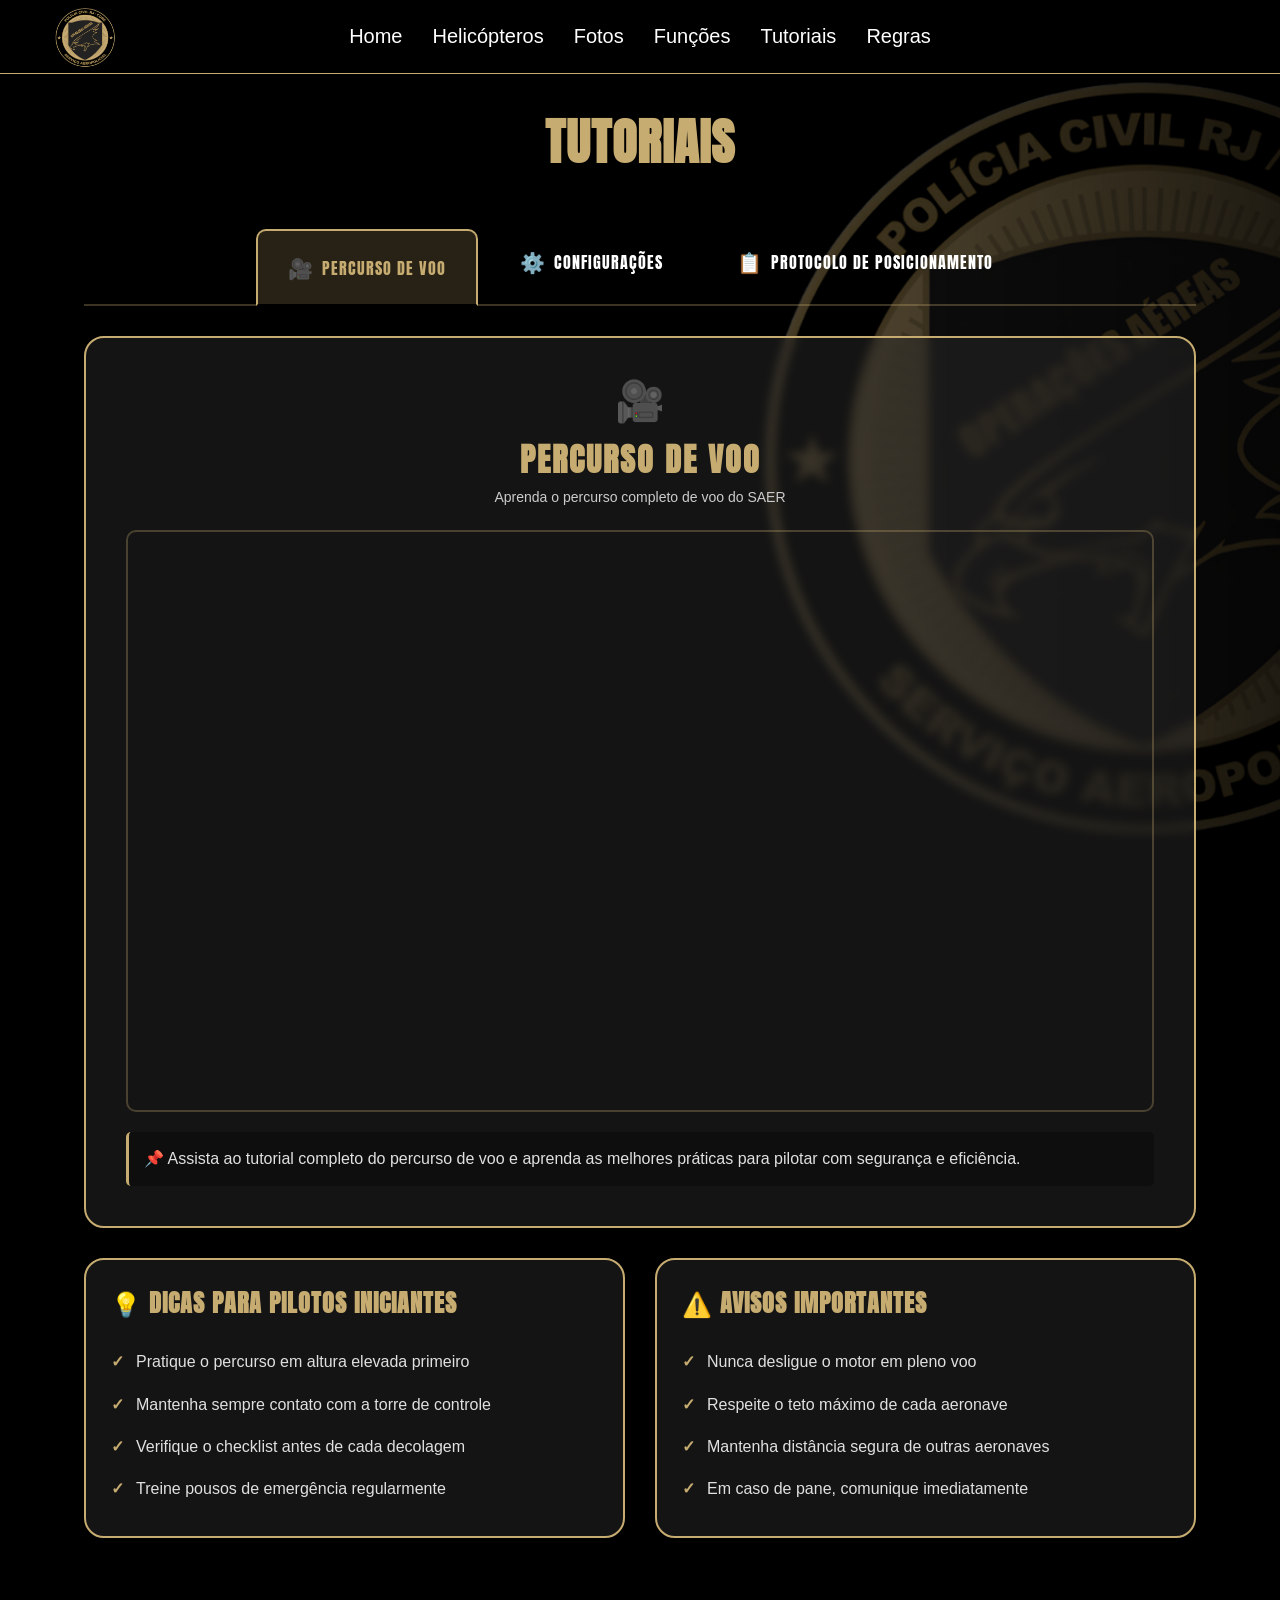
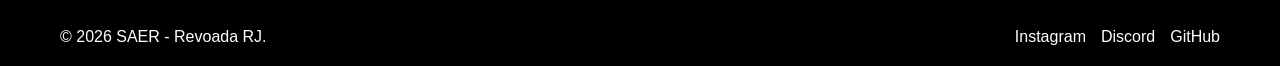
<file: saer/public/tutoriais.html>
<!DOCTYPE html>
<html lang="pt-br">
<head>
    <meta charset="UTF-8">
    <meta name="viewport" content="width=device-width, initial-scale=1.0">
    <title>SAER - Tutoriais</title>
    <link rel="stylesheet" href="../style/tutoriais.css">
    <link rel="icon" type="image/x-icon" href="../image/SaerLogo.png">
    <link href="https://fonts.googleapis.com/css2?family=Anton&display=swap" rel="stylesheet">
</head>
<body>
    <header class="header">
        <a href="../index.html" class="logo">
            <img src="../image/SaerLogo.png" alt="Logo SAER" class="logo1">
        </a>

        <nav>
            <ul class="nav-menu">
                <li><a href="../index.html">Home</a></li>
                <li><a href="helicopteros.html">Helicópteros</a></li>
                <li><a href="galeria.html">Fotos</a></li>
                <li><a href="funcoes.html">Funções</a></li>
                <li><a href="tutoriais.html">Tutoriais</a></li>
                <li><a href="regras.html">Regras</a></li>
            </ul>
        </nav>
    </header>
    
    <main class="main">
        <div class="main-content">
            <h1>Tutoriais</h1>
        </div>
    </main>
    
    <section class="tutoriais-sec">
        <!-- Navegação das Abas -->
        <div class="tutoriais-nav">
            <button class="tutorial-btn ativo" onclick="abrirTutorial('video')">
                <span class="btn-icone">🎥</span>
                Percurso de Voo
            </button>
            <button class="tutorial-btn" onclick="abrirTutorial('config')">
                <span class="btn-icone">⚙️</span>
                Configurações
            </button>
            <button class="tutorial-btn" onclick="abrirTutorial('protocolo')">
                <span class="btn-icone">📋</span>
                Protocolo de Posicionamento
            </button>
        </div>

        <!-- Conteúdo das Abas -->
        <div class="tutoriais-conteudo">
            <!-- Aba Vídeo - Percurso de Voo -->
            <div id="tutorial-video" class="tutorial-painel ativo">
                <div class="video-pagina">
                    <div class="tutorial-card video-card-full">
                        <div class="tutorial-header">
                            <div class="tutorial-icone">🎥</div>
                            <h2>Percurso de Voo</h2>
                            <p class="tutorial-desc">Aprenda o percurso completo de voo do SAER</p>
                        </div>
                        <div class="video-container">
                            <iframe 
                                src="https://www.youtube.com/embed/PjizQp767l4" 
                                title="Percurso de Voo SAER" 
                                frameborder="0" 
                                allow="accelerometer; autoplay; clipboard-write; encrypted-media; gyroscope; picture-in-picture" 
                                allowfullscreen>
                            </iframe>
                        </div>
                        <div class="video-info">
                            <p>📌 Assista ao tutorial completo do percurso de voo e aprenda as melhores práticas para pilotar com segurança e eficiência.</p>
                        </div>
                    </div>

                    <!-- Dicas Extras -->
                    <div class="dicas-extras">
                        <div class="dicas-card">
                            <h3>💡 Dicas para Pilotos Iniciantes</h3>
                            <ul>
                                <li>Pratique o percurso em altura elevada primeiro</li>
                                <li>Mantenha sempre contato com a torre de controle</li>
                                <li>Verifique o checklist antes de cada decolagem</li>
                                <li>Treine pousos de emergência regularmente</li>
                            </ul>
                        </div>
                        
                        <div class="dicas-card">
                            <h3>⚠️ Avisos Importantes</h3>
                            <ul>
                                <li>Nunca desligue o motor em pleno voo</li>
                                <li>Respeite o teto máximo de cada aeronave</li>
                                <li>Mantenha distância segura de outras aeronaves</li>
                                <li>Em caso de pane, comunique imediatamente</li>
                            </ul>
                        </div>
                    </div>
                </div>
            </div>

            <!-- Aba Configurações -->
            <div id="tutorial-config" class="tutorial-painel">
                <div class="config-pagina">
                    <div class="tutorial-card config-card-full">
                        <div class="tutorial-header">
                            <div class="tutorial-icone">⚙️</div>
                            <h2>Configurações Recomendadas</h2>
                            <p class="tutorial-desc">Para Pilotos de Helicóptero</p>
                        </div>
                        
                        <div class="config-intro">
                            <!-- <span class="emoji-saer"></span> -->
                            <p>A fim de garantir maior controle, precisão e segurança nas operações aéreas, estas são as melhores configurações de teclas para os pilotos utilizarem em suas aeronaves:</p>
                        </div>

                        <div class="config-lista">
                            <div class="config-item">
                                <div class="tecla">
                                    <kbd>L. SHIFT</kbd>
                                </div>
                                <div class="seta">→</div>
                                <div class="acao">
                                    <span class="acao-icone">🔹</span>
                                    Acelerar
                                </div>
                            </div>

                            <div class="config-item">
                                <div class="tecla">
                                    <kbd>L. CTRL</kbd>
                                </div>
                                <div class="seta">→</div>
                                <div class="acao">
                                    <span class="acao-icone">🔹</span>
                                    Desacelerar
                                </div>
                            </div>

                            <div class="config-item">
                                <div class="tecla">
                                    <kbd>A</kbd>
                                </div>
                                <div class="seta">→</div>
                                <div class="acao">
                                    <span class="acao-icone">🔹</span>
                                    Guinar à esquerda
                                </div>
                            </div>

                            <div class="config-item">
                                <div class="tecla">
                                    <kbd>D</kbd>
                                </div>
                                <div class="seta">→</div>
                                <div class="acao">
                                    <span class="acao-icone">🔹</span>
                                    Guinar à direita
                                </div>
                            </div>

                            <div class="config-item">
                                <div class="tecla mouse">
                                    <kbd>Mouse Esquerdo</kbd>
                                </div>
                                <div class="seta">→</div>
                                <div class="acao">
                                    <span class="acao-icone">🔹</span>
                                    Rolar para a esquerda
                                </div>
                            </div>

                            <div class="config-item">
                                <div class="tecla mouse">
                                    <kbd>Mouse Direito</kbd>
                                </div>
                                <div class="seta">→</div>
                                <div class="acao">
                                    <span class="acao-icone">🔹</span>
                                    Rolar para a direita
                                </div>
                            </div>

                            <div class="config-item">
                                <div class="tecla">
                                    <kbd>W</kbd>
                                </div>
                                <div class="seta">→</div>
                                <div class="acao">
                                    <span class="acao-icone">🔹</span>
                                    Inclinar para frente
                                </div>
                            </div>

                            <div class="config-item">
                                <div class="tecla">
                                    <kbd>S</kbd>
                                </div>
                                <div class="seta">→</div>
                                <div class="acao">
                                    <span class="acao-icone">🔹</span>
                                    Inclinar para trás
                                </div>
                            </div>
                        </div>

                        <div class="config-footer">
                            <p>📍 Essas configurações permitem um voo mais ágil e responsivo, usando <strong>mouse + teclado</strong></p>
                        </div>
                    </div>
                </div>
            </div>

            <!-- Aba Protocolo de Posicionamento -->
            <div id="tutorial-protocolo" class="tutorial-painel">
                <div class="protocolo-container">
                    <!-- Cabeçalho -->
                    <div class="protocolo-header">
                        <h2>📋 Protocolo de Posicionamento S.A.E.R 📋</h2>
                        <p class="protocolo-subtitulo">Manual de Pilotagem e Direção</p>
                    </div>

                    <!-- Introdução -->
                    <div class="protocolo-intro">
                        <p>O Manual de Pilotagem e Direção é fundamental para todos os pilotos de helicóptero em operações de patrulhamento, garantindo eficiência e precisão em cada ação realizada.</p>
                    </div>

                    <!-- Importância do Protocolo -->
                    <div class="protocolo-importancia">
                        <h3>📍 Importância do Protocolo</h3>
                        
                        <div class="importancia-grid">
                            <div class="importancia-card">
                                <div class="importancia-icone">🔹</div>
                                <div class="importancia-texto">
                                    <h4>Segurança</h4>
                                    <p>Define diretrizes claras de posicionamento da aeronave em diferentes cenários, protegendo pilotos, tripulação e demais envolvidos.</p>
                                </div>
                            </div>

                            <div class="importancia-card">
                                <div class="importancia-icone">🔹</div>
                                <div class="importancia-texto">
                                    <h4>Eficiência</h4>
                                    <p>Permite manobras mais ágeis e seguras, reduzindo riscos e aumentando a eficácia das operações.</p>
                                </div>
                            </div>

                            <div class="importancia-card">
                                <div class="importancia-icone">🔹</div>
                                <div class="importancia-texto">
                                    <h4>Decisão Rápida</h4>
                                    <p>Em situações dinâmicas, o protocolo orienta o piloto a agir com rapidez e assertividade.</p>
                                </div>
                            </div>

                            <div class="importancia-card">
                                <div class="importancia-icone">🔹</div>
                                <div class="importancia-texto">
                                    <h4>Orientação Visual</h4>
                                    <p>O uso de esquemas e ilustrações facilita o aprendizado e a correta execução durante treinamentos e operações reais.</p>
                                </div>
                            </div>

                            <div class="importancia-card">
                                <div class="importancia-icone">🔹</div>
                                <div class="importancia-texto">
                                    <h4>Treinamento</h4>
                                    <p>Serve como base sólida para novos pilotos, padronizando práticas recomendadas e preparando-os para missões complexas.</p>
                                </div>
                            </div>
                        </div>
                    </div>

                    <!-- Imagens do Protocolo -->
                    <div class="protocolo-imagens">
                        <div class="imagem-card">
                            <div class="imagem-titulo">📐 Esquema de Posicionamento</div>
                            <div class="imagem-wrapper">
                                <img src="../image/pp1.png" alt="Esquema de Posicionamento SAER">
                            </div>
                        </div>
                        
                        <div class="imagem-card">
                            <div class="imagem-titulo">📊 Manual de Pilotagem</div>
                            <div class="imagem-wrapper">
                                <img src="../image/pp2.png" alt="Manual de Pilotagem SAER">
                            </div>
                        </div>
                    </div>

                    <!-- Conclusão -->
                    <div class="protocolo-conclusao">
                        <h3>📍 Conclusão</h3>
                        <p>O Protocolo de Posicionamento S.A.E.R é um instrumento essencial para a aviação tática, garantindo operações mais seguras, organizadas e eficazes. Segui-lo é preservar vidas e assegurar o sucesso das missões.</p>
                    </div>
                </div>
            </div>
        </div>
    </section>
    
    <footer class="rodape">
        <div class="rodape-conteudo">
            <p>&copy; 2026 SAER - Revoada RJ.</p>
            <div class="redes">
                <a href="#">Instagram</a>
                <a href="#">Discord</a>
                <a href="#">GitHub</a>
            </div>
        </div>
    </footer>

    <script src="../script/app4.js"></script>
</body>
</html>
</file>
<file: saer/style.css>
* {
    margin: 0;
    padding: 0;
    box-sizing: border-box;
}

body {
    width: 100%;
    min-height: 100vh;
    color: white;
    background-color: #000000;
    overflow-x: hidden;
    background-image: url('image/bgSAER2.png');
    background-size: cover;
    background-position: center;
    background-repeat: no-repeat;
    background-attachment: fixed;
    display: flex;
    flex-direction: column;
}

.header {
    background-color: #000000;
    padding: 25px 50px;
    display: flex;
    justify-content: center;
    align-items: center;
    box-shadow: 0 2px 10px rgba(0, 0, 0, 0.1);
    font-family: "Segoe UI", Roboto, Helvetica, Arial, sans-serif;
    border-bottom: 1px solid #c7ac71;
    position: relative;
}

.logo {
    color: #c7ac71;
    font-size: 28px;
    font-weight: bold;
    text-decoration: none;
    left: 50px;
    position: absolute;
}

.logo img {
    width: 70px;
    position: absolute;
    transform: translateY(-50%);
}

.nav-menu {
    display: flex;
    gap: 30px;
    list-style: none;
}

.nav-menu a {
    color: white;
    text-decoration: none;
    font-size: 20px;
    transition: color 0.3s;
}

.nav-menu a:hover {
    color: #c7ac71;
}

.main {
    width: 100%;
    min-height: 100vh;
    display: flex;
    align-items: center;
    padding: 50px 0;
}

.main-content {
    width: 45%;
    max-width: 600px;
    min-height: 70vh;
    border-radius: 5px;
    margin-left: 10%;
    display: flex;
    flex-direction: column;
    position: relative;
}

.main-content .bar {
    width: 10px;
    height: 120px;
    border: 2px solid #c7ac71;
    position: absolute;
    border-radius: 10px;
    background-color: #c7ac71;
    left: -25px;
    top: 5px;
}

.main-content h1 {
    font-family: 'Anton', sans-serif;
    font-style: italic;
    font-size: 100px;
    color: #c7ac71;
    line-height: 1;
}

.main-content h2 {
    font-family: 'Anton', sans-serif;
    font-style: italic;
    font-size: 20px;
    color: #c7ac71;
    letter-spacing: 1px;
    margin-bottom: 20px;
}

.main-content p {
    font-family: 'Anton', sans-serif;
    font-size: 24px;
    line-height: 1.4;
    margin-top: 20px;
}

.section-cmd {
    width: 700px;
    max-width: 90%;
    min-height: 500px;
    border-radius: 5px;
    margin-left: 10%;
    display: flex;
    flex-direction: column;
    margin-top: 50px;
    margin-bottom: 50px;
}

.section-cmd .cmd {
    position: relative;
}

.section-cmd .cmd .bar2 {
    width: 10px;
    height: 45px;
    border: 2px solid #c7ac71;
    position: absolute;
    border-radius: 10px;
    background-color: #c7ac71;
    left: -25px;
    top: 15px;
}

.section-cmd .cmd h1 {
    font-family: 'Anton', sans-serif;
    font-style: italic;
    font-size: 50px;
    color: #c7ac71;
    letter-spacing: 1px;
    margin-bottom: 30px;
}

.blocodocmd {
    display: flex;
    gap: 50px;
    flex-wrap: wrap;
}

.blocodocmd .saer1,
.blocodocmd .saer2 {
    width: 200px;
    height: 200px;
    border: 2px solid #c7ac71;
    display: flex;
    flex-direction: column;
    align-items: center;
    padding: 10px;
    border-radius: 10px;
    transition: 0.5s;
}

.blocodocmd .saer1:hover,
.blocodocmd .saer2:hover {
    transform: scale(1.1);
    transition: 0.5s;
    box-shadow: 0px 0px 8px 2px #c7ac71;
}

.blocodocmd .comando,
.blocodocmd .sub-comando {
    width: 135px;
    height: 130px;
    border-radius: 50%;
}

.blocodocmd p {
    font-family: 'Anton', sans-serif;
    letter-spacing: 1px;
    margin-top: 0px;
}

.rodape {
    background-color: transparent;
    color: white;
    padding: 20px 0;
    margin-top: auto;
    font-family: 'Segoe UI', Tahoma, Geneva, Verdana, sans-serif;
}

.rodape-conteudo {
    max-width: 1200px;
    margin: 0 auto;
    padding: 0 20px;
    display: flex;
    justify-content: space-between;
    align-items: center;
    flex-wrap: wrap;
}

.redes {
    display: flex;
    gap: 15px;
}

.redes a {
    color: white;
    text-decoration: none;
    transition: 0.3s;
}

.redes a:hover {
    color: #c7ac71;
}

/* Media queries para responsividade */
@media (max-width: 768px) {
    .main-content h1 {
        font-size: 60px;
    }
    
    .main-content p {
        font-size: 18px;
    }
    
    .section-cmd {
        width: 90%;
    }
    
    .section-cmd .cmd h1 {
        font-size: 36px;
    }
    
    .blocodocmd {
        gap: 20px;
    }
}
</file>
<file: style/funcoes.css>
* {
    margin: 0;
    padding: 0;
    box-sizing: border-box;
}

body {
    width: 100%;
    min-height: 100vh;
    color: white;
    background-color: #000000;
    overflow-x: hidden;
    background-image: url('../image/bgSAER2.png');
    background-size: cover;
    background-position: center;
    background-repeat: no-repeat;
    background-attachment: fixed;
    display: flex;
    flex-direction: column;
}

.header {
    background-color: #000000;
    padding: 25px 50px;
    display: flex;
    justify-content: center;
    align-items: center;
    box-shadow: 0 2px 10px rgba(0, 0, 0, 0.1);
    font-family: "Segoe UI", Roboto, Helvetica, Arial, sans-serif;
    border-bottom: 1px solid #c7ac71;
    position: relative;
}

.logo {
    color: #c7ac71;
    font-size: 28px;
    font-weight: bold;
    text-decoration: none;
    left: 50px;
    position: absolute;
}

.logo img {
    width: 70px;
    position: absolute;
    transform: translateY(-50%);
}

.nav-menu {
    display: flex;
    gap: 30px;
    list-style: none;
}

.nav-menu a {
    color: white;
    text-decoration: none;
    font-size: 20px;
    transition: color 0.3s;
}

.nav-menu a:hover {
    color: #c7ac71;
}

.nav-menu a {
    color: white;
    text-decoration: none;
    font-size: 20px;
    transition: color 0.3s;
    font-family: 'Segoe UI', Tahoma, Geneva, Verdana, sans-serif;
    position: relative;
    padding-bottom: 5px;
}

/* Barrinha embaixo do link ativo */
.nav-menu a::after {
    content: '';
    position: absolute;
    bottom: -2px;
    left: 0;
    width: 0;
    height: 2px;
    background-color: #c7ac71;
    transition: width 0.3s ease;
}

/* Quando passar o mouse */
.nav-menu a:hover::after {
    width: 100%;
}

/* Quando estiver ativo (selecionado) */
.nav-menu a.ativo::after,
.nav-menu a:hover::after {
    width: 100%;
}

/* Cor do link ativo */
.nav-menu a.ativo {
    color: #c7ac71;
}

.main {
    width: 100%;
    display: flex;
    align-items: center;
    justify-content: center;
    padding: 30px 0;
}

.main-content h1 {
    font-family: 'Anton', sans-serif;
    color: #c7ac71;
    letter-spacing: 1px;
    text-transform: uppercase;
    font-size: 50px;
}

.funcoes-sec {
    width: 90%;
    max-width: 1200px;
    margin: 0 auto;
    padding: 20px;
    margin-bottom: 50px;
    flex: 1;
}

.abas-container {
    width: 100%;
}

.abas-navegacao {
    display: flex;
    gap: 10px;
    margin-bottom: 30px;
    border-bottom: 2px solid rgba(199, 172, 113, 0.3);
    padding-bottom: 10px;
    flex-wrap: wrap;
    justify-content: center;
}

.aba-btn {
    background-color: transparent;
    border: 2px solid transparent;
    color: white;
    padding: 15px 25px;
    font-family: 'Anton', sans-serif;
    font-size: 16px;
    text-transform: uppercase;
    letter-spacing: 1px;
    cursor: pointer;
    transition: all 0.3s;
    border-radius: 10px 10px 0 0;
    position: relative;
    display: flex;
    align-items: center;
    gap: 8px;
}

.aba-btn:hover {
    background-color: rgba(199, 172, 113, 0.1);
    color: #c7ac71;
}

.aba-btn.ativo {
    background-color: rgba(199, 172, 113, 0.2);
    color: #c7ac71;
    border-color: #c7ac71;
    border-bottom: 2px solid #000000;
    margin-bottom: -12px;
    z-index: 1;
}

.aba-icone {
    font-size: 20px;
}

.abas-conteudo {
    position: relative;
}

.aba-painel {
    display: none;
    opacity: 0;
    transition: opacity 0.3s ease-in-out;
}

.aba-painel.ativo {
    display: block;
    opacity: 1;
    animation: fadeIn 0.5s ease-in-out;
}

@keyframes fadeIn {
    from {
        opacity: 0;
        transform: translateY(20px);
    }
    to {
        opacity: 1;
        transform: translateY(0);
    }
}

.funcao-card {
    border: 2px solid #c7ac71;
    border-radius: 20px;
    backdrop-filter: blur(5px);
    background-color: rgba(41, 41, 41, 0.5);
    padding: 40px;
    transition: 0.5s;
}

.funcao-card:hover {
    box-shadow: 0px 0px 15px 5px rgba(199, 172, 113, 0.3);
}

.funcao-header {
    text-align: center;
    margin-bottom: 30px;
}

.funcao-img {
    width: 150px;
    height: 150px;
    border-radius: 50%;
    border: 3px solid #c7ac71;
    margin-bottom: 20px;
    object-fit: cover;
    background-color: rgba(199, 172, 113, 0.1);
    padding: 10px;
}

.funcao-header h2 {
    font-family: 'Anton', sans-serif;
    color: #c7ac71;
    font-size: 36px;
    text-transform: uppercase;
    letter-spacing: 2px;
}

.funcao-info {
    margin-top: 20px;
}

.info-item {
    text-align: center;
    margin-bottom: 30px;
}

.info-item h3 {
    font-family: 'Anton', sans-serif;
    color: #c7ac71;
    font-size: 24px;
    margin-bottom: 15px;
}

.info-item p {
    font-family: 'Segoe UI', Tahoma, Geneva, Verdana, sans-serif;
    font-size: 18px;
    line-height: 1.6;
    color: #e0e0e0;
}

.info-grid {
    display: grid;
    grid-template-columns: repeat(auto-fit, minmax(250px, 1fr));
    gap: 20px;
    margin-top: 30px;
}

.info-card {
    background-color: rgba(0, 0, 0, 0.3);
    border: 1px solid rgba(199, 172, 113, 0.3);
    border-radius: 15px;
    padding: 20px;
    transition: 0.3s;
}

.info-card:hover {
    border-color: #c7ac71;
    transform: translateY(-5px);
    box-shadow: 0px 5px 15px rgba(199, 172, 113, 0.2);
}

.info-card h4 {
    font-family: 'Anton', sans-serif;
    color: #c7ac71;
    font-size: 20px;
    margin-bottom: 15px;
    text-transform: uppercase;
    letter-spacing: 1px;
    border-bottom: 1px solid rgba(199, 172, 113, 0.3);
    padding-bottom: 10px;
}

.info-card ul {
    list-style: none;
    padding: 0;
}

.info-card ul li {
    font-family: 'Segoe UI', Tahoma, Geneva, Verdana, sans-serif;
    color: #cccccc;
    padding: 8px 0;
    padding-left: 20px;
    position: relative;
}

.info-card ul li:before {
    content: "▸";
    color: #c7ac71;
    position: absolute;
    left: 0;
}

.rodape {
    background-color: transparent;
    color: white;
    padding: 20px 0;
    margin-top: auto;
    font-family: 'Segoe UI', Tahoma, Geneva, Verdana, sans-serif;
}

.rodape-conteudo {
    max-width: 1200px;
    margin: 0 auto;
    padding: 0 20px;
    display: flex;
    justify-content: space-between;
    align-items: center;
    flex-wrap: wrap;
}

.redes {
    display: flex;
    gap: 15px;
}

.redes a {
    color: white;
    text-decoration: none;
    transition: 0.3s;
}

.redes a:hover {
    color: #c7ac71;
}

/* Responsividade */
@media (max-width: 768px) {
    .funcoes-sec {
        width: 95%;
        padding: 10px;
    }
    
    .abas-navegacao {
        gap: 5px;
    }
    
    .aba-btn {
        padding: 10px 15px;
        font-size: 12px;
    }
    
    .funcao-card {
        padding: 20px;
    }
    
    .funcao-header h2 {
        font-size: 28px;
    }
    
    .funcao-img {
        width: 100px;
        height: 100px;
    }
    
    .info-grid {
        grid-template-columns: 1fr;
        gap: 15px;
    }
    
    .main-content h1 {
        font-size: 36px;
    }
}
</file>
<file: style/helicopteros.css>
* {
    margin: 0;
    padding: 0;
    box-sizing: border-box;
}

body {
    width: 100%;
    min-height: 100vh;
    color: white;
    background-color: #000000;
    overflow-x: hidden;
    background-image: url('../image/bgSAER2.png');
    background-size: cover;
    background-position: center;
    background-repeat: no-repeat;
    background-attachment: fixed;
    display: flex;
    flex-direction: column;
}

/* ==================== */
/* HEADER */
/* ==================== */
.header {
    background-color: #000000;
    padding: 25px 50px;
    display: flex;
    justify-content: center;
    align-items: center;
    box-shadow: 0 2px 10px rgba(0, 0, 0, 0.1);
    font-family: "Segoe UI", Roboto, Helvetica, Arial, sans-serif;
    border-bottom: 1px solid #c7ac71;
    position: relative;
}

.logo {
    color: #c7ac71;
    font-size: 28px;
    font-weight: bold;
    text-decoration: none;
    left: 50px;
    position: absolute;
}

.logo img {
    width: 70px;
    position: absolute;
    transform: translateY(-50%);
}

.nav-menu {
    display: flex;
    gap: 30px;
    list-style: none;
}

.nav-menu a {
    color: white;
    text-decoration: none;
    font-size: 20px;
    transition: color 0.3s;
    font-family: 'Segoe UI', Tahoma, Geneva, Verdana, sans-serif;
    position: relative;
    padding-bottom: 5px;
}

/* Barrinha embaixo do link ativo */
.nav-menu a::after {
    content: '';
    position: absolute;
    bottom: -2px;
    left: 0;
    width: 0;
    height: 2px;
    background-color: #c7ac71;
    transition: width 0.3s ease;
}

/* Quando passar o mouse */
.nav-menu a:hover::after {
    width: 100%;
}

/* Quando estiver ativo (selecionado) */
.nav-menu a.ativo::after,
.nav-menu a:hover::after {
    width: 100%;
}

/* Cor do link ativo */
.nav-menu a.ativo {
    color: #c7ac71;
}
/* ==================== */
/* MAIN TITLE */
/* ==================== */
.main {
    width: 100%;
    display: flex;
    align-items: center;
    justify-content: center;
    padding: 40px 0 20px;
}

.main-content {
    text-align: center;
}

.main-content h1 {
    font-family: 'Anton', sans-serif;
    color: #c7ac71;
    letter-spacing: 1px;
    text-transform: uppercase;
    font-size: 50px;
    margin-bottom: 5px;
}

.main-content p {
    font-family: 'Segoe UI', Tahoma, Geneva, Verdana, sans-serif;
    color: #999999;
    font-size: 16px;
}

/* ==================== */
/* GRID DE HELICÓPTEROS */
/* ==================== */
.helicopteros-sec {
    width: 90%;
    max-width: 1200px;
    margin: 0 auto;
    padding: 20px;
    margin-bottom: 30px;
    display: grid;
    grid-template-columns: repeat(auto-fit, minmax(350px, 1fr));
    gap: 25px;
}

/* Card do Helicóptero */
.heli-card {
    border: 2px solid rgba(199, 172, 113, 0.3);
    border-radius: 20px;
    backdrop-filter: blur(5px);
    background-color: rgba(41, 41, 41, 0.5);
    overflow: hidden;
    transition: all 0.5s;
}

.heli-card:hover {
    transform: translateY(-8px);
}

.heli-card-inner {
    display: flex;
    flex-direction: column;
    height: 100%;
}

/* Cores específicas por helicóptero */
.heli-card.phoenix {
    border-color: rgba(255, 215, 0, 0.4);
}

.heli-card.phoenix:hover {
    border-color: #ffd700;
    box-shadow: 0px 10px 30px rgba(255, 215, 0, 0.3);
}

.heli-card.pelicano-guincho {
    border-color: rgba(255, 136, 0, 0.4);
}

.heli-card.pelicano-guincho:hover {
    border-color: #ff8800;
    box-shadow: 0px 10px 30px rgba(255, 136, 0, 0.3);
}

.heli-card.pelicano-sem {
    border-color: rgba(255, 68, 68, 0.4);
}

.heli-card.pelicano-sem:hover {
    border-color: #ff4444;
    box-shadow: 0px 10px 30px rgba(255, 68, 68, 0.3);
}

.heli-card.raptor {
    border-color: rgba(255, 68, 68, 0.4);
}

.heli-card.raptor:hover {
    border-color: #ff4444;
    box-shadow: 0px 10px 30px rgba(255, 68, 68, 0.3);
}

/* Imagem */
.heli-imagem {
    position: relative;
    width: 100%;
    height: 220px;
    display: flex;
    align-items: center;
    justify-content: center;
    padding: 30px;
    background-color: rgba(0, 0, 0, 0.3);
    border-bottom: 1px solid rgba(199, 172, 113, 0.2);
}

.heli-imagem img {
    max-width: 100%;
    max-height: 100%;
    object-fit: contain;
    transition: 0.5s;
}

.heli-card:hover .heli-imagem img {
    transform: scale(1.1);
}

/* Tags */
.heli-tag {
    position: absolute;
    top: 15px;
    right: 15px;
    padding: 5px 12px;
    border-radius: 20px;
    font-family: 'Anton', sans-serif;
    font-size: 11px;
    letter-spacing: 1px;
    text-transform: uppercase;
    color: #000000;
}

.heli-tag {
    background-color: #ffd700;
}

.heli-tag.resgate {
    background-color: #ff8800;
    color: white;
}

.heli-tag.transporte {
    background-color: #ff4444;
    color: white;
}

.heli-tag.ataque {
    background-color: #ff4444;
    color: white;
}

/* Informações */
.heli-info {
    padding: 25px;
    display: flex;
    flex-direction: column;
    gap: 15px;
    flex: 1;
}

.heli-nome {
    display: flex;
    align-items: baseline;
    gap: 10px;
    flex-wrap: wrap;
}

.heli-nome h2 {
    font-family: 'Anton', sans-serif;
    font-size: 32px;
    color: #ffffff;
    letter-spacing: 1px;
}

.modelo {
    font-family: 'Segoe UI', Tahoma, Geneva, Verdana, sans-serif;
    color: #c7ac71;
    font-size: 14px;
    background-color: rgba(199, 172, 113, 0.15);
    padding: 3px 10px;
    border-radius: 5px;
}

.heli-descricao p {
    font-family: 'Segoe UI', Tahoma, Geneva, Verdana, sans-serif;
    color: #cccccc;
    font-size: 14px;
    line-height: 1.6;
}

/* Especificações */
.heli-especificacoes {
    display: flex;
    gap: 10px;
    flex-wrap: wrap;
}

.espec-item {
    display: flex;
    flex-direction: column;
    align-items: center;
    gap: 3px;
    padding: 10px;
    background-color: rgba(0, 0, 0, 0.3);
    border-radius: 10px;
    border: 1px solid rgba(199, 172, 113, 0.2);
    flex: 1;
    min-width: 80px;
}

.espec-icone {
    font-size: 20px;
}

.espec-label {
    font-family: 'Segoe UI', Tahoma, Geneva, Verdana, sans-serif;
    color: #999999;
    font-size: 10px;
    text-transform: uppercase;
}

.espec-valor {
    font-family: 'Anton', sans-serif;
    color: #c7ac71;
    font-size: 14px;
    letter-spacing: 1px;
}

/* Uso */
.heli-uso {
    margin-top: auto;
}

.heli-uso h4 {
    font-family: 'Segoe UI', Tahoma, Geneva, Verdana, sans-serif;
    color: #999999;
    font-size: 12px;
    text-transform: uppercase;
    margin-bottom: 8px;
}

.uso-tags {
    display: flex;
    gap: 8px;
    flex-wrap: wrap;
}

.uso-tag {
    padding: 5px 12px;
    border-radius: 5px;
    font-family: 'Anton', sans-serif;
    font-size: 11px;
    letter-spacing: 1px;
    color: #c7ac71;
    background-color: rgba(199, 172, 113, 0.1);
    border: 1px solid rgba(199, 172, 113, 0.3);
}

.uso-tag.exclusivo {
    background-color: rgba(255, 215, 0, 0.1);
    border-color: #ffd700;
    color: #ffd700;
}

/* ==================== */
/* LEGENDA */
/* ==================== */
.legenda-sec {
    width: 90%;
    max-width: 700px;
    margin: 0 auto 50px;
    padding: 20px;
}

.legenda-container {
    border: 2px solid rgba(199, 172, 113, 0.3);
    border-radius: 15px;
    backdrop-filter: blur(5px);
    background-color: rgba(41, 41, 41, 0.5);
    padding: 25px;
}

.legenda-container h3 {
    font-family: 'Anton', sans-serif;
    color: #c7ac71;
    font-size: 18px;
    text-align: center;
    margin-bottom: 15px;
    letter-spacing: 1px;
}

.legenda-grid {
    display: flex;
    justify-content: center;
    gap: 20px;
    flex-wrap: wrap;
}

.legenda-item {
    display: flex;
    align-items: center;
    gap: 8px;
    font-family: 'Segoe UI', Tahoma, Geneva, Verdana, sans-serif;
    color: #cccccc;
    font-size: 13px;
}

.legenda-cor {
    width: 15px;
    height: 15px;
    border-radius: 3px;
    flex-shrink: 0;
}

.legenda-cor.principal {
    background-color: #ffd700;
}

.legenda-cor.resgate {
    background-color: #ff8800;
}

.legenda-cor.transporte {
    background-color: #ff4444;
}

.legenda-cor.ataque {
    background-color: #ff4444;
}

.legenda-cor.exclusivo {
    background: linear-gradient(135deg, #c7ac71, #ffd700);
}

/* ==================== */
/* RODAPÉ */
/* ==================== */
.rodape {
    background-color: transparent;
    color: white;
    padding: 20px 0;
    margin-top: auto;
    font-family: 'Segoe UI', Tahoma, Geneva, Verdana, sans-serif;
    border-top: 1px solid rgba(199, 172, 113, 0.2);
}

.rodape-conteudo {
    max-width: 1200px;
    margin: 0 auto;
    padding: 0 20px;
    display: flex;
    justify-content: space-between;
    align-items: center;
    flex-wrap: wrap;
}

.redes {
    display: flex;
    gap: 15px;
}

.redes a {
    color: white;
    text-decoration: none;
    transition: 0.3s;
}

.redes a:hover {
    color: #c7ac71;
}

/* ==================== */
/* RESPONSIVIDADE */
/* ==================== */
@media (max-width: 900px) {
    .helicopteros-sec {
        grid-template-columns: repeat(auto-fit, minmax(300px, 1fr));
        width: 95%;
    }
}

@media (max-width: 768px) {
    .header {
        padding: 15px 20px;
    }
    
    .logo {
        position: relative;
        left: auto;
        margin-bottom: 10px;
    }
    
    .nav-menu {
        gap: 15px;
        flex-wrap: wrap;
        justify-content: center;
    }
    
    .nav-menu a {
        font-size: 14px;
    }
    
    .main-content h1 {
        font-size: 36px;
    }
    
    .helicopteros-sec {
        grid-template-columns: 1fr;
        width: 90%;
    }
    
    .heli-nome h2 {
        font-size: 26px;
    }
    
    .legenda-sec {
        width: 95%;
    }
}

@media (max-width: 480px) {
    .helicopteros-sec {
        width: 95%;
        padding: 10px;
    }
    
    .heli-imagem {
        height: 180px;
        padding: 20px;
    }
    
    .heli-info {
        padding: 20px;
    }
    
    .espec-item {
        min-width: 60px;
    }
}
</file>
<file: style/memorial.css>
* {
    margin: 0;
    padding: 0;
    box-sizing: border-box;
}

body {
    width: 100%;
    min-height: 100vh;
    color: white;
    background-color: #000000;
    overflow-x: hidden;
    background-image: url('../image/bgSAER2.png');
    background-size: cover;
    background-position: center;
    background-repeat: no-repeat;
    background-attachment: fixed;
    display: flex;
    flex-direction: column;
}

.header {
    background-color: #000000;
    padding: 25px 50px;
    display: flex;
    justify-content: center;
    align-items: center;
    box-shadow: 0 2px 10px rgba(0, 0, 0, 0.1);
    font-family: "Segoe UI", Roboto, Helvetica, Arial, sans-serif;
    border-bottom: 1px solid #c7ac71;
    position: relative;
}

.logo {
    color: #c7ac71;
    font-size: 28px;
    font-weight: bold;
    text-decoration: none;
    left: 50px;
    position: absolute;
}

.logo img {
    width: 70px;
    position: absolute;
    transform: translateY(-50%);
}

.nav-menu {
    display: flex;
    gap: 30px;
    list-style: none;
}

.nav-menu a {
    color: white;
    text-decoration: none;
    font-size: 20px;
    transition: color 0.3s;
    font-family: 'Segoe UI', Tahoma, Geneva, Verdana, sans-serif;
    position: relative;
    padding-bottom: 5px;
}

/* Barrinha embaixo do link ativo */
.nav-menu a::after {
    content: '';
    position: absolute;
    bottom: -2px;
    left: 0;
    width: 0;
    height: 2px;
    background-color: #c7ac71;
    transition: width 0.3s ease;
}

/* Quando passar o mouse */
.nav-menu a:hover::after {
    width: 100%;
}

/* Quando estiver ativo (selecionado) */
.nav-menu a.ativo::after,
.nav-menu a:hover::after {
    width: 100%;
}

/* Cor do link ativo */
.nav-menu a.ativo {
    color: #c7ac71;
}

.nav-menu a:hover {
    color: #c7ac71;
}

.main {
    width: 100%;
    display: flex;
    align-items: center;
    justify-content: center;
    padding: 30px 0;
}

.main-content h1 {
    font-family: 'Anton', sans-serif;
    color: #c7ac71;
    letter-spacing: 1px;
    text-transform: uppercase;
    font-size: 50px;
}

.memorial-sec {
    width: 90%;
    max-width: 1000px;
    margin: 0 auto;
    padding: 20px;
    margin-bottom: 50px;
    flex: 1;
}

/* Introdução */
.memorial-intro {
    text-align: center;
    padding: 30px;
    margin-bottom: 40px;
    border: 2px solid #c7ac71;
    border-radius: 20px;
    backdrop-filter: blur(5px);
    background-color: rgba(41, 41, 41, 0.5);
}

.intro-icon {
    font-size: 50px;
    margin-bottom: 20px;
}

.memorial-intro p {
    font-family: 'Segoe UI', Tahoma, Geneva, Verdana, sans-serif;
    color: #e0e0e0;
    font-size: 16px;
    line-height: 1.8;
    text-align: justify;
    text-align-last: center;
}

/* Linha do Tempo */
.timeline {
    display: flex;
    flex-direction: column;
    gap: 30px;
    margin-bottom: 40px;
}

/* Card de Gestão */
.gestao-card {
    border: 2px solid #c7ac71;
    border-radius: 20px;
    backdrop-filter: blur(5px);
    background-color: rgba(41, 41, 41, 0.5);
    overflow: hidden;
    transition: all 0.5s;
}

.gestao-card:hover {
    box-shadow: 0px 0px 20px 5px rgba(199, 172, 113, 0.4);
    transform: translateY(-5px);
}

.gestao-header {
    display: flex;
    justify-content: space-between;
    align-items: center;
    padding: 20px 30px;
    border-bottom: 1px solid rgba(199, 172, 113, 0.3);
    position: relative;
    overflow: hidden;
}

.gestao-header::before {
    content: '';
    position: absolute;
    top: 0;
    left: 0;
    width: 100%;
    height: 100%;
    opacity: 0.1;
    z-index: 0;
}

.gestao-header.alpha::before { background: linear-gradient(90deg, #ff4444, transparent); }
.gestao-header.beta::before { background: linear-gradient(90deg, #ff8800, transparent); }
.gestao-header.charlie::before { background: linear-gradient(90deg, #ffd700, transparent); }
.gestao-header.delta::before { background: linear-gradient(90deg, #44ff44, transparent); }
.gestao-header.echo::before { background: linear-gradient(90deg, #4488ff, transparent); }
.gestao-header.foxtrot::before { background: linear-gradient(90deg, #ff44ff, transparent); }
.gestao-header.golf::before { background: linear-gradient(90deg, #00bfff, transparent); }
.gestao-header.hotel::before { background: linear-gradient(90deg, #c7ac71, transparent); }

.gestao-titulo {
    display: flex;
    align-items: center;
    gap: 15px;
    position: relative;
    z-index: 1;
}

.gestao-letra {
    font-family: 'Anton', sans-serif;
    font-size: 48px;
    font-weight: bold;
    width: 60px;
    height: 60px;
    display: flex;
    align-items: center;
    justify-content: center;
    background-color: rgba(199, 172, 113, 0.2);
    border: 2px solid #c7ac71;
    border-radius: 50%;
    color: #c7ac71;
}

.gestao-header h2 {
    font-family: 'Anton', sans-serif;
    font-size: 28px;
    color: #ffffff;
    letter-spacing: 2px;
    text-transform: uppercase;
}

.gestao-emblema {
    font-size: 36px;
    position: relative;
    z-index: 1;
}

.gestao-body {
    padding: 20px 30px;
    display: flex;
    flex-direction: column;
    gap: 15px;
}

.comando-item {
    display: flex;
    gap: 20px;
    padding: 15px;
    background-color: rgba(0, 0, 0, 0.3);
    border-radius: 10px;
    border: 1px solid rgba(199, 172, 113, 0.2);
    transition: all 0.3s;
}

.comando-item:hover {
    border-color: #c7ac71;
    background-color: rgba(199, 172, 113, 0.1);
    transform: translateX(10px);
}

.comando-numero {
    font-family: 'Courier New', monospace;
    color: #c7ac71;
    font-size: 18px;
    font-weight: bold;
    min-width: 50px;
    display: flex;
    align-items: center;
    justify-content: center;
    background-color: rgba(199, 172, 113, 0.15);
    border-radius: 8px;
    padding: 5px 10px;
}

.comando-detalhes {
    flex: 1;
    display: flex;
    flex-direction: column;
    gap: 8px;
}

.cargo {
    display: flex;
    align-items: center;
    gap: 10px;
}

.cargo-titulo {
    font-family: 'Segoe UI', Tahoma, Geneva, Verdana, sans-serif;
    color: #999999;
    font-size: 12px;
    text-transform: uppercase;
    letter-spacing: 1px;
    min-width: 100px;
}

.cargo-nome {
    font-family: 'Anton', sans-serif;
    color: #ffffff;
    font-size: 18px;
    letter-spacing: 1px;
    background-color: rgba(199, 172, 113, 0.1);
    padding: 3px 15px;
    border-radius: 5px;
    border-left: 3px solid #c7ac71;
}

/* Footer do Memorial */
.memorial-footer {
    text-align: center;
    padding: 30px;
    border: 2px solid #c7ac71;
    border-radius: 20px;
    backdrop-filter: blur(5px);
    background-color: rgba(41, 41, 41, 0.5);
}

.memorial-footer p {
    font-family: 'Segoe UI', Tahoma, Geneva, Verdana, sans-serif;
    color: #c7ac71;
    font-size: 18px;
    font-style: italic;
    line-height: 1.6;
    margin-bottom: 15px;
}

.footer-icon {
    font-size: 40px;
    display: block;
}

/* Rodapé */
.rodape {
    background-color: transparent;
    color: white;
    padding: 20px 0;
    margin-top: auto;
    font-family: 'Segoe UI', Tahoma, Geneva, Verdana, sans-serif;
}

.rodape-conteudo {
    max-width: 1200px;
    margin: 0 auto;
    padding: 0 20px;
    display: flex;
    justify-content: space-between;
    align-items: center;
    flex-wrap: wrap;
}

.redes {
    display: flex;
    gap: 15px;
}

.redes a {
    color: white;
    text-decoration: none;
    transition: 0.3s;
}

.redes a:hover {
    color: #c7ac71;
}

/* Responsividade */
@media (max-width: 768px) {
    .memorial-sec {
        width: 95%;
        padding: 10px;
    }
    
    .gestao-header {
        flex-direction: column;
        gap: 10px;
        text-align: center;
    }
    
    .gestao-header h2 {
        font-size: 22px;
    }
    
    .gestao-letra {
        font-size: 36px;
        width: 50px;
        height: 50px;
    }
    
    .comando-item {
        flex-direction: column;
        align-items: center;
        text-align: center;
    }
    
    .cargo {
        flex-direction: column;
        gap: 5px;
    }
    
    .cargo-titulo {
        min-width: auto;
    }
    
    .comando-detalhes {
        align-items: center;
    }
    
    .main-content h1 {
        font-size: 36px;
    }
}
</file>
<file: style/regras.css>
* {
    margin: 0;
    padding: 0;
    box-sizing: border-box;
}

body {
    width: 100%;
    min-height: 100vh;
    color: white;
    background-color: #000000;
    overflow-x: hidden;
    background-image: url('../image/bgSAER2.png');
    background-size: cover;
    background-position: center;
    background-repeat: no-repeat;
    background-attachment: fixed;
    display: flex;
    flex-direction: column;
}

.header {
    background-color: #000000;
    padding: 25px 50px;
    display: flex;
    justify-content: center;
    align-items: center;
    box-shadow: 0 2px 10px rgba(0, 0, 0, 0.1);
    font-family: "Segoe UI", Roboto, Helvetica, Arial, sans-serif;
    border-bottom: 1px solid #c7ac71;
    position: relative;
}

.logo {
    color: #c7ac71;
    font-size: 28px;
    font-weight: bold;
    text-decoration: none;
    left: 50px;
    position: absolute;
}

.logo img {
    width: 70px;
    position: absolute;
    transform: translateY(-50%);
}

.nav-menu {
    display: flex;
    gap: 30px;
    list-style: none;
}

.nav-menu a {
    color: white;
    text-decoration: none;
    font-size: 20px;
    transition: color 0.3s;
    font-family: 'Segoe UI', Tahoma, Geneva, Verdana, sans-serif;
    position: relative;
    padding-bottom: 5px;
}

/* Barrinha embaixo do link ativo */
.nav-menu a::after {
    content: '';
    position: absolute;
    bottom: -2px;
    left: 0;
    width: 0;
    height: 2px;
    background-color: #c7ac71;
    transition: width 0.3s ease;
}

/* Quando passar o mouse */
.nav-menu a:hover::after {
    width: 100%;
}

/* Quando estiver ativo (selecionado) */
.nav-menu a.ativo::after,
.nav-menu a:hover::after {
    width: 100%;
}

/* Cor do link ativo */
.nav-menu a.ativo {
    color: #c7ac71;
}

.main {
    width: 100%;
    display: flex;
    align-items: center;
    justify-content: center;
    padding: 30px 0;
}

.main-content h1 {
    font-family: 'Anton', sans-serif;
    color: #c7ac71;
    letter-spacing: 1px;
    text-transform: uppercase;
    font-size: 50px;
}

.regras-sec {
    width: 90%;
    max-width: 1200px;
    margin: 0 auto;
    padding: 20px;
    margin-bottom: 50px;
    flex: 1;
}

.regras-container {
    width: 100%;
}

/* Navegação das Regras */
.regras-nav {
    display: flex;
    gap: 10px;
    margin-bottom: 30px;
    border-bottom: 2px solid rgba(199, 172, 113, 0.3);
    padding-bottom: 10px;
    justify-content: center;
    flex-wrap: wrap;
}

.regras-btn {
    background-color: transparent;
    border: 2px solid transparent;
    color: white;
    padding: 15px 30px;
    font-family: 'Anton', sans-serif;
    font-size: 18px;
    text-transform: uppercase;
    letter-spacing: 1px;
    cursor: pointer;
    transition: all 0.3s;
    border-radius: 10px 10px 0 0;
    position: relative;
    display: flex;
    align-items: center;
    gap: 10px;
}

.regras-btn:hover {
    background-color: rgba(199, 172, 113, 0.1);
    color: #c7ac71;
}

.regras-btn.ativo {
    background-color: rgba(199, 172, 113, 0.2);
    color: #c7ac71;
    border-color: #c7ac71;
    border-bottom: 2px solid #000000;
    margin-bottom: -12px;
    z-index: 1;
}

.btn-icone {
    font-size: 24px;
}

/* Painéis de Regras */
.regras-painel {
    display: none;
    opacity: 0;
    transition: opacity 0.3s ease-in-out;
}

.regras-painel.ativo {
    display: block;
    opacity: 1;
    animation: fadeIn 0.5s ease-in-out;
}

@keyframes fadeIn {
    from {
        opacity: 0;
        transform: translateY(20px);
    }
    to {
        opacity: 1;
        transform: translateY(0);
    }
}

/* Header das Regras */
.regras-header-card {
    text-align: center;
    padding: 30px;
    margin-bottom: 30px;
    border: 2px solid #c7ac71;
    border-radius: 20px;
    backdrop-filter: blur(5px);
    background-color: rgba(41, 41, 41, 0.5);
}

.regras-header-card h2 {
    font-family: 'Anton', sans-serif;
    color: #c7ac71;
    font-size: 32px;
    letter-spacing: 2px;
    margin-bottom: 10px;
}

.regras-header-card p {
    font-family: 'Segoe UI', Tahoma, Geneva, Verdana, sans-serif;
    color: #cccccc;
    font-size: 16px;
}

.admin-header {
    border-color: #c7ac71;
    background-color: rgba(199, 172, 113, 0.1);
}

/* Grid de Artigos */
.artigos-grid {
    display: flex;
    flex-direction: column;
    gap: 15px;
}

.artigo-card {
    display: flex;
    gap: 20px;
    padding: 20px;
    border: 1px solid rgba(199, 172, 113, 0.2);
    border-radius: 15px;
    background-color: rgba(41, 41, 41, 0.3);
    backdrop-filter: blur(5px);
    transition: all 0.3s;
    border-left: 5px solid #c7ac71;
}

.artigo-card:hover {
    transform: translateX(5px);
    box-shadow: 0px 5px 15px rgba(199, 172, 113, 0.2);
    border-color: #c7ac71;
}

.artigo-numero {
    font-family: 'Anton', sans-serif;
    color: #c7ac71;
    font-size: 20px;
    min-width: 80px;
    text-align: center;
    padding: 10px;
    background-color: rgba(199, 172, 113, 0.1);
    border-radius: 10px;
    display: flex;
    align-items: center;
    justify-content: center;
}

.artigo-conteudo {
    flex: 1;
}

.artigo-conteudo p {
    font-family: 'Segoe UI', Tahoma, Geneva, Verdana, sans-serif;
    color: #e0e0e0;
    font-size: 16px;
    line-height: 1.6;
}

/* Cores por tipo de artigo */
.artigo-card.destaque {
    border-left-color: #ffd700;
    background: linear-gradient(90deg, rgba(255, 215, 0, 0.1), rgba(41, 41, 41, 0.3));
}

.artigo-card.proibido {
    border-left-color: #ff4444;
    background: linear-gradient(90deg, rgba(255, 68, 68, 0.1), rgba(41, 41, 41, 0.3));
}

.artigo-card.obrigatorio {
    border-left-color: #44ff44;
    background: linear-gradient(90deg, rgba(68, 255, 68, 0.1), rgba(41, 41, 41, 0.3));
}

.artigo-card.prioridade {
    border-left-color: #ff8800;
    background: linear-gradient(90deg, rgba(255, 136, 0, 0.1), rgba(41, 41, 41, 0.3));
}

.artigo-card.elite {
    border-left-color: #c7ac71;
    background: linear-gradient(90deg, rgba(199, 172, 113, 0.2), rgba(41, 41, 41, 0.3));
}

.artigo-card.meta {
    border-left-color: #00bfff;
    background: linear-gradient(90deg, rgba(0, 191, 255, 0.1), rgba(41, 41, 41, 0.3));
}

.artigo-card.abordagem {
    border-left-color: #ff69b4;
    background: linear-gradient(90deg, rgba(255, 105, 180, 0.1), rgba(41, 41, 41, 0.3));
}

.artigo-card.admin-card {
    border-left-color: #c7ac71;
}

/* Destaques no texto */
.destaque-texto {
    color: #c7ac71;
    font-weight: bold;
    background-color: rgba(199, 172, 113, 0.2);
    padding: 2px 6px;
    border-radius: 3px;
}

.excecao {
    color: #ffa500;
    font-style: italic;
}

.horario {
    color: #c7ac71;
    font-weight: bold;
}

/* Mensagem de Rádio */
.mensagem-radio {
    margin-top: 15px;
    padding: 20px;
    background-color: rgba(0, 0, 0, 0.5);
    border: 2px solid #c7ac71;
    border-radius: 10px;
    font-family: 'Courier New', monospace;
    position: relative;
}

.mensagem-radio:before {
    content: "📻 Mensagem 190";
    position: absolute;
    top: -12px;
    left: 20px;
    background-color: #000000;
    padding: 0 10px;
    color: #c7ac71;
    font-family: 'Anton', sans-serif;
    font-size: 14px;
    letter-spacing: 1px;
}

.mensagem-radio p {
    color: #ffffff;
    font-size: 14px;
    line-height: 1.8;
}

.variavel {
    color: #ffa500;
    font-weight: bold;
    background-color: rgba(255, 165, 0, 0.2);
    padding: 2px 6px;
    border-radius: 3px;
    border-bottom: 1px dashed #ffa500;
}

/* Footer */
.rodape {
    background-color: transparent;
    color: white;
    padding: 20px 0;
    margin-top: auto;
    font-family: 'Segoe UI', Tahoma, Geneva, Verdana, sans-serif;
}

.rodape-conteudo {
    max-width: 1200px;
    margin: 0 auto;
    padding: 0 20px;
    display: flex;
    justify-content: space-between;
    align-items: center;
    flex-wrap: wrap;
}

.redes {
    display: flex;
    gap: 15px;
}

.redes a {
    color: white;
    text-decoration: none;
    transition: 0.3s;
}

.redes a:hover {
    color: #c7ac71;
}

/* Responsividade */
@media (max-width: 768px) {
    .regras-sec {
        width: 95%;
        padding: 10px;
    }
    
    .regras-btn {
        padding: 10px 20px;
        font-size: 14px;
    }
    
    .artigo-card {
        flex-direction: column;
        gap: 10px;
    }
    
    .artigo-numero {
        min-width: auto;
        font-size: 16px;
    }
    
    .regras-header-card h2 {
        font-size: 24px;
    }
    
    .mensagem-radio p {
        font-size: 12px;
    }
    
    .main-content h1 {
        font-size: 36px;
    }
}
</file>
<file: style/tutoriais.css>
* {
    margin: 0;
    padding: 0;
    box-sizing: border-box;
}

body {
    width: 100%;
    min-height: 100vh;
    color: white;
    background-color: #000000;
    overflow-x: hidden;
    background-image: url('../image/bgSAER2.png');
    background-size: cover;
    background-position: center;
    background-repeat: no-repeat;
    background-attachment: fixed;
    display: flex;
    flex-direction: column;
}

.header {
    background-color: #000000;
    padding: 25px 50px;
    display: flex;
    justify-content: center;
    align-items: center;
    box-shadow: 0 2px 10px rgba(0, 0, 0, 0.1);
    font-family: "Segoe UI", Roboto, Helvetica, Arial, sans-serif;
    border-bottom: 1px solid #c7ac71;
    position: relative;
}

.logo {
    color: #c7ac71;
    font-size: 28px;
    font-weight: bold;
    text-decoration: none;
    left: 50px;
    position: absolute;
}

.logo img {
    width: 70px;
    position: absolute;
    transform: translateY(-50%);
}

.nav-menu {
    display: flex;
    gap: 30px;
    list-style: none;
}

.nav-menu a:hover {
    color: #c7ac71;
}

.nav-menu a {
    color: white;
    text-decoration: none;
    font-size: 20px;
    transition: color 0.3s;
    font-family: 'Segoe UI', Tahoma, Geneva, Verdana, sans-serif;
    position: relative;
    padding-bottom: 5px;
}

/* Barrinha embaixo do link ativo */
.nav-menu a::after {
    content: '';
    position: absolute;
    bottom: -2px;
    left: 0;
    width: 0;
    height: 2px;
    background-color: #c7ac71;
    transition: width 0.3s ease;
}

/* Quando passar o mouse */
.nav-menu a:hover::after {
    width: 100%;
}

/* Quando estiver ativo (selecionado) */
.nav-menu a.ativo::after,
.nav-menu a:hover::after {
    width: 100%;
}

/* Cor do link ativo */
.nav-menu a.ativo {
    color: #c7ac71;
}

.main {
    width: 100%;
    display: flex;
    align-items: center;
    justify-content: center;
    padding: 30px 0;
}

.main-content h1 {
    font-family: 'Anton', sans-serif;
    color: #c7ac71;
    letter-spacing: 1px;
    text-transform: uppercase;
    font-size: 50px;
}

.tutoriais-sec {
    width: 90%;
    max-width: 1200px;
    margin: 0 auto;
    padding: 20px;
    margin-bottom: 50px;
    flex: 1;
}

/* Navegação das Abas */
.tutoriais-nav {
    display: flex;
    gap: 10px;
    margin-bottom: 30px;
    border-bottom: 2px solid rgba(199, 172, 113, 0.3);
    padding-bottom: 10px;
    justify-content: center;
    flex-wrap: wrap;
}

.tutorial-btn {
    background-color: transparent;
    border: 2px solid transparent;
    color: white;
    padding: 15px 30px;
    font-family: 'Anton', sans-serif;
    font-size: 16px;
    text-transform: uppercase;
    letter-spacing: 1px;
    cursor: pointer;
    transition: all 0.3s;
    border-radius: 10px 10px 0 0;
    position: relative;
    display: flex;
    align-items: center;
    gap: 8px;
}

.tutorial-btn:hover {
    background-color: rgba(199, 172, 113, 0.1);
    color: #c7ac71;
}

.tutorial-btn.ativo {
    background-color: rgba(199, 172, 113, 0.2);
    color: #c7ac71;
    border-color: #c7ac71;
    border-bottom: 2px solid #000000;
    margin-bottom: -12px;
    z-index: 1;
}

.btn-icone {
    font-size: 20px;
}

/* Painéis */
.tutorial-painel {
    display: none;
    opacity: 0;
    transition: opacity 0.3s ease-in-out;
}

.tutorial-painel.ativo {
    display: block;
    opacity: 1;
    animation: fadeIn 0.5s ease-in-out;
}

@keyframes fadeIn {
    from {
        opacity: 0;
        transform: translateY(20px);
    }
    to {
        opacity: 1;
        transform: translateY(0);
    }
}

/* ==================== */
/* ABA VÍDEO */
/* ==================== */
.video-pagina {
    display: flex;
    flex-direction: column;
    gap: 30px;
}

.video-card-full {
    border: 2px solid #c7ac71;
    border-radius: 20px;
    backdrop-filter: blur(5px);
    background-color: rgba(41, 41, 41, 0.5);
    padding: 40px;
    transition: 0.5s;
    width: 100%;
}

.video-card-full:hover {
    box-shadow: 0px 0px 15px 5px rgba(199, 172, 113, 0.3);
}

.video-container {
    position: relative;
    width: 100%;
    padding-bottom: 56.25%;
    margin-bottom: 20px;
    border-radius: 10px;
    overflow: hidden;
    border: 2px solid rgba(199, 172, 113, 0.3);
}

.video-container iframe {
    position: absolute;
    top: 0;
    left: 0;
    width: 100%;
    height: 100%;
    border-radius: 10px;
}

.video-info {
    background-color: rgba(0, 0, 0, 0.3);
    border-left: 3px solid #c7ac71;
    padding: 15px;
    border-radius: 5px;
}

.video-info p {
    font-family: 'Segoe UI', Tahoma, Geneva, Verdana, sans-serif;
    color: #e0e0e0;
    font-size: 16px;
    line-height: 1.5;
}

/* Dicas Extras */
.dicas-extras {
    display: grid;
    grid-template-columns: 1fr 1fr;
    gap: 30px;
}

.dicas-card {
    border: 2px solid #c7ac71;
    border-radius: 20px;
    backdrop-filter: blur(5px);
    background-color: rgba(41, 41, 41, 0.5);
    padding: 25px;
    transition: 0.5s;
}

.dicas-card:hover {
    box-shadow: 0px 0px 15px 5px rgba(199, 172, 113, 0.3);
    transform: translateY(-5px);
}

.dicas-card h3 {
    font-family: 'Anton', sans-serif;
    color: #c7ac71;
    font-size: 24px;
    margin-bottom: 20px;
    text-transform: uppercase;
    letter-spacing: 1px;
}

.dicas-card ul {
    list-style: none;
    padding: 0;
}

.dicas-card ul li {
    font-family: 'Segoe UI', Tahoma, Geneva, Verdana, sans-serif;
    color: #e0e0e0;
    padding: 10px 0;
    padding-left: 25px;
    position: relative;
    line-height: 1.4;
}

.dicas-card ul li:before {
    content: "✓";
    color: #c7ac71;
    position: absolute;
    left: 0;
    font-weight: bold;
}

/* ==================== */
/* ABA CONFIGURAÇÕES */
/* ==================== */
.config-pagina {
    display: flex;
    justify-content: center;
}

.config-card-full {
    border: 2px solid #c7ac71;
    border-radius: 20px;
    backdrop-filter: blur(5px);
    background-color: rgba(41, 41, 41, 0.5);
    padding: 40px;
    transition: 0.5s;
    width: 100%;
    max-width: 800px;
}

.config-card-full:hover {
    box-shadow: 0px 0px 15px 5px rgba(199, 172, 113, 0.3);
}

.tutorial-header {
    text-align: center;
    margin-bottom: 25px;
}

.tutorial-icone {
    font-size: 40px;
    margin-bottom: 10px;
}

.tutorial-header h2 {
    font-family: 'Anton', sans-serif;
    color: #c7ac71;
    font-size: 32px;
    text-transform: uppercase;
    letter-spacing: 2px;
    margin-bottom: 5px;
}

.tutorial-desc {
    font-family: 'Segoe UI', Tahoma, Geneva, Verdana, sans-serif;
    color: #cccccc;
    font-size: 14px;
}

.config-intro {
    text-align: center;
    margin-bottom: 25px;
    padding: 20px;
    background-color: rgba(199, 172, 113, 0.1);
    border-radius: 10px;
    border: 1px solid rgba(199, 172, 113, 0.3);
}

.emoji-saer {
    font-size: 24px;
    display: block;
    margin-bottom: 10px;
}

.config-intro p {
    font-family: 'Segoe UI', Tahoma, Geneva, Verdana, sans-serif;
    color: #e0e0e0;
    font-size: 15px;
    line-height: 1.6;
}

.config-lista {
    display: flex;
    flex-direction: column;
    gap: 12px;
    margin-bottom: 25px;
}

.config-item {
    display: flex;
    align-items: center;
    gap: 15px;
    padding: 12px 15px;
    background-color: rgba(0, 0, 0, 0.3);
    border-radius: 10px;
    border: 1px solid rgba(199, 172, 113, 0.2);
    transition: 0.3s;
}

.config-item:hover {
    border-color: #c7ac71;
    background-color: rgba(199, 172, 113, 0.1);
    transform: translateX(5px);
}

.tecla {
    min-width: 160px;
}

.tecla kbd {
    display: inline-block;
    padding: 8px 15px;
    font-family: 'Courier New', monospace;
    font-size: 14px;
    font-weight: bold;
    color: #c7ac71;
    background-color: #1a1a1a;
    border: 2px solid #c7ac71;
    border-radius: 5px;
    box-shadow: 0 2px 0 rgba(199, 172, 113, 0.3);
    text-align: center;
    width: 100%;
}

.tecla.mouse kbd {
    background: linear-gradient(135deg, #1a1a1a, #2a2a2a);
    border-style: dashed;
}

.seta {
    color: #c7ac71;
    font-size: 18px;
    font-weight: bold;
}

.acao {
    font-family: 'Anton', sans-serif;
    color: #ffffff;
    font-size: 14px;
    text-transform: uppercase;
    letter-spacing: 1px;
    display: flex;
    align-items: center;
    gap: 8px;
}

.acao-icone {
    font-size: 12px;
}

.config-footer {
    text-align: center;
    padding: 15px;
    background-color: rgba(199, 172, 113, 0.1);
    border-radius: 10px;
    border: 1px solid #c7ac71;
}

.config-footer p {
    font-family: 'Anton', sans-serif;
    color: #c7ac71;
    font-size: 14px;
    letter-spacing: 1px;
}

.config-footer strong {
    color: #ffffff;
    background-color: rgba(199, 172, 113, 0.3);
    padding: 2px 8px;
    border-radius: 3px;
}

/* ==================== */
/* ABA PROTOCOLO */
/* ==================== */
.protocolo-container {
    width: 100%;
}

.protocolo-header {
    text-align: center;
    padding: 30px;
    margin-bottom: 30px;
    border: 2px solid #c7ac71;
    border-radius: 20px;
    backdrop-filter: blur(5px);
    background-color: rgba(41, 41, 41, 0.5);
}

.protocolo-header h2 {
    font-family: 'Anton', sans-serif;
    color: #c7ac71;
    font-size: 36px;
    letter-spacing: 2px;
    margin-bottom: 10px;
}

.protocolo-subtitulo {
    font-family: 'Segoe UI', Tahoma, Geneva, Verdana, sans-serif;
    color: #cccccc;
    font-size: 18px;
    font-style: italic;
}

.protocolo-intro {
    padding: 25px;
    margin-bottom: 30px;
    background-color: rgba(199, 172, 113, 0.1);
    border: 1px solid rgba(199, 172, 113, 0.3);
    border-radius: 15px;
    text-align: center;
}

.protocolo-intro p {
    font-family: 'Segoe UI', Tahoma, Geneva, Verdana, sans-serif;
    color: #e0e0e0;
    font-size: 16px;
    line-height: 1.6;
}

.protocolo-importancia {
    margin-bottom: 40px;
}

.protocolo-importancia h3 {
    font-family: 'Anton', sans-serif;
    color: #c7ac71;
    font-size: 28px;
    text-align: center;
    margin-bottom: 25px;
    letter-spacing: 1px;
}

.importancia-grid {
    display: grid;
    grid-template-columns: repeat(auto-fit, minmax(300px, 1fr));
    gap: 20px;
}

.importancia-card {
    display: flex;
    gap: 15px;
    padding: 20px;
    border: 1px solid rgba(199, 172, 113, 0.2);
    border-radius: 15px;
    background-color: rgba(41, 41, 41, 0.3);
    backdrop-filter: blur(5px);
    transition: all 0.3s;
}

.importancia-card:hover {
    border-color: #c7ac71;
    transform: translateY(-5px);
    box-shadow: 0px 5px 15px rgba(199, 172, 113, 0.2);
}

.importancia-icone {
    font-size: 24px;
    min-width: 30px;
}

.importancia-texto h4 {
    font-family: 'Anton', sans-serif;
    color: #c7ac71;
    font-size: 20px;
    margin-bottom: 10px;
    letter-spacing: 1px;
}

.importancia-texto p {
    font-family: 'Segoe UI', Tahoma, Geneva, Verdana, sans-serif;
    color: #cccccc;
    font-size: 14px;
    line-height: 1.5;
}

.protocolo-imagens {
    display: grid;
    grid-template-columns: 1fr 1fr;
    gap: 30px;
    margin-bottom: 40px;
}

.imagem-card {
    border: 2px solid #c7ac71;
    border-radius: 20px;
    backdrop-filter: blur(5px);
    background-color: rgba(41, 41, 41, 0.5);
    padding: 20px;
    transition: 0.5s;
}

.imagem-card:hover {
    box-shadow: 0px 0px 15px 5px rgba(199, 172, 113, 0.3);
    transform: translateY(-5px);
}

.imagem-titulo {
    font-family: 'Anton', sans-serif;
    color: #c7ac71;
    font-size: 20px;
    text-align: center;
    margin-bottom: 20px;
    letter-spacing: 1px;
}

.imagem-wrapper {
    width: 100%;
    display: flex;
    justify-content: center;
    align-items: center;
    border-radius: 10px;
    overflow: hidden;
    background-color: rgba(0, 0, 0, 0.3);
    padding: 10px;
}

.imagem-wrapper img {
    max-width: 100%;
    height: auto;
    border-radius: 10px;
    transition: 0.3s;
}

.imagem-wrapper img:hover {
    transform: scale(1.02);
}

.protocolo-conclusao {
    padding: 30px;
    border: 2px solid #c7ac71;
    border-radius: 20px;
    backdrop-filter: blur(5px);
    background-color: rgba(41, 41, 41, 0.5);
    text-align: center;
}

.protocolo-conclusao h3 {
    font-family: 'Anton', sans-serif;
    color: #c7ac71;
    font-size: 28px;
    margin-bottom: 15px;
    letter-spacing: 1px;
}

.protocolo-conclusao p {
    font-family: 'Segoe UI', Tahoma, Geneva, Verdana, sans-serif;
    color: #e0e0e0;
    font-size: 16px;
    line-height: 1.8;
}

/* Rodapé */
.rodape {
    background-color: transparent;
    color: white;
    padding: 20px 0;
    margin-top: auto;
    font-family: 'Segoe UI', Tahoma, Geneva, Verdana, sans-serif;
}

.rodape-conteudo {
    max-width: 1200px;
    margin: 0 auto;
    padding: 0 20px;
    display: flex;
    justify-content: space-between;
    align-items: center;
    flex-wrap: wrap;
}

.redes {
    display: flex;
    gap: 15px;
}

.redes a {
    color: white;
    text-decoration: none;
    transition: 0.3s;
}

.redes a:hover {
    color: #c7ac71;
}

/* Responsividade */
@media (max-width: 1024px) {
    .dicas-extras {
        grid-template-columns: 1fr;
    }
    
    .protocolo-imagens {
        grid-template-columns: 1fr;
    }
    
    .importancia-grid {
        grid-template-columns: 1fr;
    }
}

@media (max-width: 768px) {
    .tutoriais-sec {
        width: 95%;
        padding: 10px;
    }
    
    .tutorial-btn {
        padding: 10px 15px;
        font-size: 12px;
    }
    
    .video-card-full,
    .config-card-full {
        padding: 20px;
    }
    
    .tutorial-header h2 {
        font-size: 24px;
    }
    
    .config-item {
        flex-direction: column;
        align-items: flex-start;
        gap: 10px;
    }
    
    .tecla {
        min-width: 100%;
    }
    
    .seta {
        display: none;
    }
    
    .protocolo-header h2 {
        font-size: 24px;
    }
    
    .protocolo-importancia h3 {
        font-size: 22px;
    }
    
    .main-content h1 {
        font-size: 36px;
    }
}
</file>
<file: saer/style/funcoes.css>
* {
    margin: 0;
    padding: 0;
    box-sizing: border-box;
}

body {
    width: 100%;
    min-height: 100vh;
    color: white;
    background-color: #000000;
    overflow-x: hidden;
    background-image: url('../image/bgSAER2.png');
    background-size: cover;
    background-position: center;
    background-repeat: no-repeat;
    background-attachment: fixed;
    display: flex;
    flex-direction: column;
}

.header {
    background-color: #000000;
    padding: 25px 50px;
    display: flex;
    justify-content: center;
    align-items: center;
    box-shadow: 0 2px 10px rgba(0, 0, 0, 0.1);
    font-family: "Segoe UI", Roboto, Helvetica, Arial, sans-serif;
    border-bottom: 1px solid #c7ac71;
    position: relative;
}

.logo {
    color: #c7ac71;
    font-size: 28px;
    font-weight: bold;
    text-decoration: none;
    left: 50px;
    position: absolute;
}

.logo img {
    width: 70px;
    position: absolute;
    transform: translateY(-50%);
}

.nav-menu {
    display: flex;
    gap: 30px;
    list-style: none;
}

.nav-menu a {
    color: white;
    text-decoration: none;
    font-size: 20px;
    transition: color 0.3s;
}

.nav-menu a:hover {
    color: #c7ac71;
}

.main {
    width: 100%;
    display: flex;
    align-items: center;
    justify-content: center;
    padding: 30px 0;
}

.main-content h1 {
    font-family: 'Anton', sans-serif;
    color: #c7ac71;
    letter-spacing: 1px;
    text-transform: uppercase;
    font-size: 50px;
}

.funcoes-sec {
    width: 90%;
    max-width: 1200px;
    margin: 0 auto;
    padding: 20px;
    margin-bottom: 50px;
    flex: 1;
}

.abas-container {
    width: 100%;
}

.abas-navegacao {
    display: flex;
    gap: 10px;
    margin-bottom: 30px;
    border-bottom: 2px solid rgba(199, 172, 113, 0.3);
    padding-bottom: 10px;
    flex-wrap: wrap;
    justify-content: center;
}

.aba-btn {
    background-color: transparent;
    border: 2px solid transparent;
    color: white;
    padding: 15px 25px;
    font-family: 'Anton', sans-serif;
    font-size: 16px;
    text-transform: uppercase;
    letter-spacing: 1px;
    cursor: pointer;
    transition: all 0.3s;
    border-radius: 10px 10px 0 0;
    position: relative;
    display: flex;
    align-items: center;
    gap: 8px;
}

.aba-btn:hover {
    background-color: rgba(199, 172, 113, 0.1);
    color: #c7ac71;
}

.aba-btn.ativo {
    background-color: rgba(199, 172, 113, 0.2);
    color: #c7ac71;
    border-color: #c7ac71;
    border-bottom: 2px solid #000000;
    margin-bottom: -12px;
    z-index: 1;
}

.aba-icone {
    font-size: 20px;
}

.abas-conteudo {
    position: relative;
}

.aba-painel {
    display: none;
    opacity: 0;
    transition: opacity 0.3s ease-in-out;
}

.aba-painel.ativo {
    display: block;
    opacity: 1;
    animation: fadeIn 0.5s ease-in-out;
}

@keyframes fadeIn {
    from {
        opacity: 0;
        transform: translateY(20px);
    }
    to {
        opacity: 1;
        transform: translateY(0);
    }
}

.funcao-card {
    border: 2px solid #c7ac71;
    border-radius: 20px;
    backdrop-filter: blur(5px);
    background-color: rgba(41, 41, 41, 0.5);
    padding: 40px;
    transition: 0.5s;
}

.funcao-card:hover {
    box-shadow: 0px 0px 15px 5px rgba(199, 172, 113, 0.3);
}

.funcao-header {
    text-align: center;
    margin-bottom: 30px;
}

.funcao-img {
    width: 150px;
    height: 150px;
    border-radius: 50%;
    border: 3px solid #c7ac71;
    margin-bottom: 20px;
    object-fit: cover;
    background-color: rgba(199, 172, 113, 0.1);
    padding: 10px;
}

.funcao-header h2 {
    font-family: 'Anton', sans-serif;
    color: #c7ac71;
    font-size: 36px;
    text-transform: uppercase;
    letter-spacing: 2px;
}

.funcao-info {
    margin-top: 20px;
}

.info-item {
    text-align: center;
    margin-bottom: 30px;
}

.info-item h3 {
    font-family: 'Anton', sans-serif;
    color: #c7ac71;
    font-size: 24px;
    margin-bottom: 15px;
}

.info-item p {
    font-family: 'Segoe UI', Tahoma, Geneva, Verdana, sans-serif;
    font-size: 18px;
    line-height: 1.6;
    color: #e0e0e0;
}

.info-grid {
    display: grid;
    grid-template-columns: repeat(auto-fit, minmax(250px, 1fr));
    gap: 20px;
    margin-top: 30px;
}

.info-card {
    background-color: rgba(0, 0, 0, 0.3);
    border: 1px solid rgba(199, 172, 113, 0.3);
    border-radius: 15px;
    padding: 20px;
    transition: 0.3s;
}

.info-card:hover {
    border-color: #c7ac71;
    transform: translateY(-5px);
    box-shadow: 0px 5px 15px rgba(199, 172, 113, 0.2);
}

.info-card h4 {
    font-family: 'Anton', sans-serif;
    color: #c7ac71;
    font-size: 20px;
    margin-bottom: 15px;
    text-transform: uppercase;
    letter-spacing: 1px;
    border-bottom: 1px solid rgba(199, 172, 113, 0.3);
    padding-bottom: 10px;
}

.info-card ul {
    list-style: none;
    padding: 0;
}

.info-card ul li {
    font-family: 'Segoe UI', Tahoma, Geneva, Verdana, sans-serif;
    color: #cccccc;
    padding: 8px 0;
    padding-left: 20px;
    position: relative;
}

.info-card ul li:before {
    content: "▸";
    color: #c7ac71;
    position: absolute;
    left: 0;
}

.rodape {
    background-color: transparent;
    color: white;
    padding: 20px 0;
    margin-top: auto;
    font-family: 'Segoe UI', Tahoma, Geneva, Verdana, sans-serif;
}

.rodape-conteudo {
    max-width: 1200px;
    margin: 0 auto;
    padding: 0 20px;
    display: flex;
    justify-content: space-between;
    align-items: center;
    flex-wrap: wrap;
}

.redes {
    display: flex;
    gap: 15px;
}

.redes a {
    color: white;
    text-decoration: none;
    transition: 0.3s;
}

.redes a:hover {
    color: #c7ac71;
}

/* Responsividade */
@media (max-width: 768px) {
    .funcoes-sec {
        width: 95%;
        padding: 10px;
    }
    
    .abas-navegacao {
        gap: 5px;
    }
    
    .aba-btn {
        padding: 10px 15px;
        font-size: 12px;
    }
    
    .funcao-card {
        padding: 20px;
    }
    
    .funcao-header h2 {
        font-size: 28px;
    }
    
    .funcao-img {
        width: 100px;
        height: 100px;
    }
    
    .info-grid {
        grid-template-columns: 1fr;
        gap: 15px;
    }
    
    .main-content h1 {
        font-size: 36px;
    }
}
</file>
<file: saer/style/regras.css>
* {
    margin: 0;
    padding: 0;
    box-sizing: border-box;
}

body {
    width: 100%;
    min-height: 100vh;
    color: white;
    background-color: #000000;
    overflow-x: hidden;
    background-image: url('../image/bgSAER2.png');
    background-size: cover;
    background-position: center;
    background-repeat: no-repeat;
    background-attachment: fixed;
    display: flex;
    flex-direction: column;
}

.header {
    background-color: #000000;
    padding: 25px 50px;
    display: flex;
    justify-content: center;
    align-items: center;
    box-shadow: 0 2px 10px rgba(0, 0, 0, 0.1);
    font-family: "Segoe UI", Roboto, Helvetica, Arial, sans-serif;
    border-bottom: 1px solid #c7ac71;
    position: relative;
}

.logo {
    color: #c7ac71;
    font-size: 28px;
    font-weight: bold;
    text-decoration: none;
    left: 50px;
    position: absolute;
}

.logo img {
    width: 70px;
    position: absolute;
    transform: translateY(-50%);
}

.nav-menu {
    display: flex;
    gap: 30px;
    list-style: none;
}

.nav-menu a {
    color: white;
    text-decoration: none;
    font-size: 20px;
    transition: color 0.3s;
}

.nav-menu a:hover {
    color: #c7ac71;
}

.main {
    width: 100%;
    display: flex;
    align-items: center;
    justify-content: center;
    padding: 30px 0;
}

.main-content h1 {
    font-family: 'Anton', sans-serif;
    color: #c7ac71;
    letter-spacing: 1px;
    text-transform: uppercase;
    font-size: 50px;
}

.regras-sec {
    width: 90%;
    max-width: 1200px;
    margin: 0 auto;
    padding: 20px;
    margin-bottom: 50px;
    flex: 1;
}

.regras-container {
    width: 100%;
}

/* Navegação das Regras */
.regras-nav {
    display: flex;
    gap: 10px;
    margin-bottom: 30px;
    border-bottom: 2px solid rgba(199, 172, 113, 0.3);
    padding-bottom: 10px;
    justify-content: center;
    flex-wrap: wrap;
}

.regras-btn {
    background-color: transparent;
    border: 2px solid transparent;
    color: white;
    padding: 15px 30px;
    font-family: 'Anton', sans-serif;
    font-size: 18px;
    text-transform: uppercase;
    letter-spacing: 1px;
    cursor: pointer;
    transition: all 0.3s;
    border-radius: 10px 10px 0 0;
    position: relative;
    display: flex;
    align-items: center;
    gap: 10px;
}

.regras-btn:hover {
    background-color: rgba(199, 172, 113, 0.1);
    color: #c7ac71;
}

.regras-btn.ativo {
    background-color: rgba(199, 172, 113, 0.2);
    color: #c7ac71;
    border-color: #c7ac71;
    border-bottom: 2px solid #000000;
    margin-bottom: -12px;
    z-index: 1;
}

.btn-icone {
    font-size: 24px;
}

/* Painéis de Regras */
.regras-painel {
    display: none;
    opacity: 0;
    transition: opacity 0.3s ease-in-out;
}

.regras-painel.ativo {
    display: block;
    opacity: 1;
    animation: fadeIn 0.5s ease-in-out;
}

@keyframes fadeIn {
    from {
        opacity: 0;
        transform: translateY(20px);
    }
    to {
        opacity: 1;
        transform: translateY(0);
    }
}

/* Header das Regras */
.regras-header-card {
    text-align: center;
    padding: 30px;
    margin-bottom: 30px;
    border: 2px solid #c7ac71;
    border-radius: 20px;
    backdrop-filter: blur(5px);
    background-color: rgba(41, 41, 41, 0.5);
}

.regras-header-card h2 {
    font-family: 'Anton', sans-serif;
    color: #c7ac71;
    font-size: 32px;
    letter-spacing: 2px;
    margin-bottom: 10px;
}

.regras-header-card p {
    font-family: 'Segoe UI', Tahoma, Geneva, Verdana, sans-serif;
    color: #cccccc;
    font-size: 16px;
}

.admin-header {
    border-color: #c7ac71;
    background-color: rgba(199, 172, 113, 0.1);
}

/* Grid de Artigos */
.artigos-grid {
    display: flex;
    flex-direction: column;
    gap: 15px;
}

.artigo-card {
    display: flex;
    gap: 20px;
    padding: 20px;
    border: 1px solid rgba(199, 172, 113, 0.2);
    border-radius: 15px;
    background-color: rgba(41, 41, 41, 0.3);
    backdrop-filter: blur(5px);
    transition: all 0.3s;
    border-left: 5px solid #c7ac71;
}

.artigo-card:hover {
    transform: translateX(5px);
    box-shadow: 0px 5px 15px rgba(199, 172, 113, 0.2);
    border-color: #c7ac71;
}

.artigo-numero {
    font-family: 'Anton', sans-serif;
    color: #c7ac71;
    font-size: 20px;
    min-width: 80px;
    text-align: center;
    padding: 10px;
    background-color: rgba(199, 172, 113, 0.1);
    border-radius: 10px;
    display: flex;
    align-items: center;
    justify-content: center;
}

.artigo-conteudo {
    flex: 1;
}

.artigo-conteudo p {
    font-family: 'Segoe UI', Tahoma, Geneva, Verdana, sans-serif;
    color: #e0e0e0;
    font-size: 16px;
    line-height: 1.6;
}

/* Cores por tipo de artigo */
.artigo-card.destaque {
    border-left-color: #ffd700;
    background: linear-gradient(90deg, rgba(255, 215, 0, 0.1), rgba(41, 41, 41, 0.3));
}

.artigo-card.proibido {
    border-left-color: #ff4444;
    background: linear-gradient(90deg, rgba(255, 68, 68, 0.1), rgba(41, 41, 41, 0.3));
}

.artigo-card.obrigatorio {
    border-left-color: #44ff44;
    background: linear-gradient(90deg, rgba(68, 255, 68, 0.1), rgba(41, 41, 41, 0.3));
}

.artigo-card.prioridade {
    border-left-color: #ff8800;
    background: linear-gradient(90deg, rgba(255, 136, 0, 0.1), rgba(41, 41, 41, 0.3));
}

.artigo-card.elite {
    border-left-color: #c7ac71;
    background: linear-gradient(90deg, rgba(199, 172, 113, 0.2), rgba(41, 41, 41, 0.3));
}

.artigo-card.meta {
    border-left-color: #00bfff;
    background: linear-gradient(90deg, rgba(0, 191, 255, 0.1), rgba(41, 41, 41, 0.3));
}

.artigo-card.abordagem {
    border-left-color: #ff69b4;
    background: linear-gradient(90deg, rgba(255, 105, 180, 0.1), rgba(41, 41, 41, 0.3));
}

.artigo-card.admin-card {
    border-left-color: #c7ac71;
}

/* Destaques no texto */
.destaque-texto {
    color: #c7ac71;
    font-weight: bold;
    background-color: rgba(199, 172, 113, 0.2);
    padding: 2px 6px;
    border-radius: 3px;
}

.excecao {
    color: #ffa500;
    font-style: italic;
}

.horario {
    color: #c7ac71;
    font-weight: bold;
}

/* Mensagem de Rádio */
.mensagem-radio {
    margin-top: 15px;
    padding: 20px;
    background-color: rgba(0, 0, 0, 0.5);
    border: 2px solid #c7ac71;
    border-radius: 10px;
    font-family: 'Courier New', monospace;
    position: relative;
}

.mensagem-radio:before {
    content: "📻 Mensagem 190";
    position: absolute;
    top: -12px;
    left: 20px;
    background-color: #000000;
    padding: 0 10px;
    color: #c7ac71;
    font-family: 'Anton', sans-serif;
    font-size: 14px;
    letter-spacing: 1px;
}

.mensagem-radio p {
    color: #ffffff;
    font-size: 14px;
    line-height: 1.8;
}

.variavel {
    color: #ffa500;
    font-weight: bold;
    background-color: rgba(255, 165, 0, 0.2);
    padding: 2px 6px;
    border-radius: 3px;
    border-bottom: 1px dashed #ffa500;
}

/* Footer */
.rodape {
    background-color: transparent;
    color: white;
    padding: 20px 0;
    margin-top: auto;
    font-family: 'Segoe UI', Tahoma, Geneva, Verdana, sans-serif;
}

.rodape-conteudo {
    max-width: 1200px;
    margin: 0 auto;
    padding: 0 20px;
    display: flex;
    justify-content: space-between;
    align-items: center;
    flex-wrap: wrap;
}

.redes {
    display: flex;
    gap: 15px;
}

.redes a {
    color: white;
    text-decoration: none;
    transition: 0.3s;
}

.redes a:hover {
    color: #c7ac71;
}

/* Responsividade */
@media (max-width: 768px) {
    .regras-sec {
        width: 95%;
        padding: 10px;
    }
    
    .regras-btn {
        padding: 10px 20px;
        font-size: 14px;
    }
    
    .artigo-card {
        flex-direction: column;
        gap: 10px;
    }
    
    .artigo-numero {
        min-width: auto;
        font-size: 16px;
    }
    
    .regras-header-card h2 {
        font-size: 24px;
    }
    
    .mensagem-radio p {
        font-size: 12px;
    }
    
    .main-content h1 {
        font-size: 36px;
    }
}
</file>
<file: saer/style/tutoriais.css>
* {
    margin: 0;
    padding: 0;
    box-sizing: border-box;
}

body {
    width: 100%;
    min-height: 100vh;
    color: white;
    background-color: #000000;
    overflow-x: hidden;
    background-image: url('../image/bgSAER2.png');
    background-size: cover;
    background-position: center;
    background-repeat: no-repeat;
    background-attachment: fixed;
    display: flex;
    flex-direction: column;
}

.header {
    background-color: #000000;
    padding: 25px 50px;
    display: flex;
    justify-content: center;
    align-items: center;
    box-shadow: 0 2px 10px rgba(0, 0, 0, 0.1);
    font-family: "Segoe UI", Roboto, Helvetica, Arial, sans-serif;
    border-bottom: 1px solid #c7ac71;
    position: relative;
}

.logo {
    color: #c7ac71;
    font-size: 28px;
    font-weight: bold;
    text-decoration: none;
    left: 50px;
    position: absolute;
}

.logo img {
    width: 70px;
    position: absolute;
    transform: translateY(-50%);
}

.nav-menu {
    display: flex;
    gap: 30px;
    list-style: none;
}

.nav-menu a {
    color: white;
    text-decoration: none;
    font-size: 20px;
    transition: color 0.3s;
}

.nav-menu a:hover {
    color: #c7ac71;
}

.main {
    width: 100%;
    display: flex;
    align-items: center;
    justify-content: center;
    padding: 30px 0;
}

.main-content h1 {
    font-family: 'Anton', sans-serif;
    color: #c7ac71;
    letter-spacing: 1px;
    text-transform: uppercase;
    font-size: 50px;
}

.tutoriais-sec {
    width: 90%;
    max-width: 1200px;
    margin: 0 auto;
    padding: 20px;
    margin-bottom: 50px;
    flex: 1;
}

/* Navegação das Abas */
.tutoriais-nav {
    display: flex;
    gap: 10px;
    margin-bottom: 30px;
    border-bottom: 2px solid rgba(199, 172, 113, 0.3);
    padding-bottom: 10px;
    justify-content: center;
    flex-wrap: wrap;
}

.tutorial-btn {
    background-color: transparent;
    border: 2px solid transparent;
    color: white;
    padding: 15px 30px;
    font-family: 'Anton', sans-serif;
    font-size: 16px;
    text-transform: uppercase;
    letter-spacing: 1px;
    cursor: pointer;
    transition: all 0.3s;
    border-radius: 10px 10px 0 0;
    position: relative;
    display: flex;
    align-items: center;
    gap: 8px;
}

.tutorial-btn:hover {
    background-color: rgba(199, 172, 113, 0.1);
    color: #c7ac71;
}

.tutorial-btn.ativo {
    background-color: rgba(199, 172, 113, 0.2);
    color: #c7ac71;
    border-color: #c7ac71;
    border-bottom: 2px solid #000000;
    margin-bottom: -12px;
    z-index: 1;
}

.btn-icone {
    font-size: 20px;
}

/* Painéis */
.tutorial-painel {
    display: none;
    opacity: 0;
    transition: opacity 0.3s ease-in-out;
}

.tutorial-painel.ativo {
    display: block;
    opacity: 1;
    animation: fadeIn 0.5s ease-in-out;
}

@keyframes fadeIn {
    from {
        opacity: 0;
        transform: translateY(20px);
    }
    to {
        opacity: 1;
        transform: translateY(0);
    }
}

/* ==================== */
/* ABA VÍDEO */
/* ==================== */
.video-pagina {
    display: flex;
    flex-direction: column;
    gap: 30px;
}

.video-card-full {
    border: 2px solid #c7ac71;
    border-radius: 20px;
    backdrop-filter: blur(5px);
    background-color: rgba(41, 41, 41, 0.5);
    padding: 40px;
    transition: 0.5s;
    width: 100%;
}

.video-card-full:hover {
    box-shadow: 0px 0px 15px 5px rgba(199, 172, 113, 0.3);
}

.video-container {
    position: relative;
    width: 100%;
    padding-bottom: 56.25%;
    margin-bottom: 20px;
    border-radius: 10px;
    overflow: hidden;
    border: 2px solid rgba(199, 172, 113, 0.3);
}

.video-container iframe {
    position: absolute;
    top: 0;
    left: 0;
    width: 100%;
    height: 100%;
    border-radius: 10px;
}

.video-info {
    background-color: rgba(0, 0, 0, 0.3);
    border-left: 3px solid #c7ac71;
    padding: 15px;
    border-radius: 5px;
}

.video-info p {
    font-family: 'Segoe UI', Tahoma, Geneva, Verdana, sans-serif;
    color: #e0e0e0;
    font-size: 16px;
    line-height: 1.5;
}

/* Dicas Extras */
.dicas-extras {
    display: grid;
    grid-template-columns: 1fr 1fr;
    gap: 30px;
}

.dicas-card {
    border: 2px solid #c7ac71;
    border-radius: 20px;
    backdrop-filter: blur(5px);
    background-color: rgba(41, 41, 41, 0.5);
    padding: 25px;
    transition: 0.5s;
}

.dicas-card:hover {
    box-shadow: 0px 0px 15px 5px rgba(199, 172, 113, 0.3);
    transform: translateY(-5px);
}

.dicas-card h3 {
    font-family: 'Anton', sans-serif;
    color: #c7ac71;
    font-size: 24px;
    margin-bottom: 20px;
    text-transform: uppercase;
    letter-spacing: 1px;
}

.dicas-card ul {
    list-style: none;
    padding: 0;
}

.dicas-card ul li {
    font-family: 'Segoe UI', Tahoma, Geneva, Verdana, sans-serif;
    color: #e0e0e0;
    padding: 10px 0;
    padding-left: 25px;
    position: relative;
    line-height: 1.4;
}

.dicas-card ul li:before {
    content: "✓";
    color: #c7ac71;
    position: absolute;
    left: 0;
    font-weight: bold;
}

/* ==================== */
/* ABA CONFIGURAÇÕES */
/* ==================== */
.config-pagina {
    display: flex;
    justify-content: center;
}

.config-card-full {
    border: 2px solid #c7ac71;
    border-radius: 20px;
    backdrop-filter: blur(5px);
    background-color: rgba(41, 41, 41, 0.5);
    padding: 40px;
    transition: 0.5s;
    width: 100%;
    max-width: 800px;
}

.config-card-full:hover {
    box-shadow: 0px 0px 15px 5px rgba(199, 172, 113, 0.3);
}

.tutorial-header {
    text-align: center;
    margin-bottom: 25px;
}

.tutorial-icone {
    font-size: 40px;
    margin-bottom: 10px;
}

.tutorial-header h2 {
    font-family: 'Anton', sans-serif;
    color: #c7ac71;
    font-size: 32px;
    text-transform: uppercase;
    letter-spacing: 2px;
    margin-bottom: 5px;
}

.tutorial-desc {
    font-family: 'Segoe UI', Tahoma, Geneva, Verdana, sans-serif;
    color: #cccccc;
    font-size: 14px;
}

.config-intro {
    text-align: center;
    margin-bottom: 25px;
    padding: 20px;
    background-color: rgba(199, 172, 113, 0.1);
    border-radius: 10px;
    border: 1px solid rgba(199, 172, 113, 0.3);
}

.emoji-saer {
    font-size: 24px;
    display: block;
    margin-bottom: 10px;
}

.config-intro p {
    font-family: 'Segoe UI', Tahoma, Geneva, Verdana, sans-serif;
    color: #e0e0e0;
    font-size: 15px;
    line-height: 1.6;
}

.config-lista {
    display: flex;
    flex-direction: column;
    gap: 12px;
    margin-bottom: 25px;
}

.config-item {
    display: flex;
    align-items: center;
    gap: 15px;
    padding: 12px 15px;
    background-color: rgba(0, 0, 0, 0.3);
    border-radius: 10px;
    border: 1px solid rgba(199, 172, 113, 0.2);
    transition: 0.3s;
}

.config-item:hover {
    border-color: #c7ac71;
    background-color: rgba(199, 172, 113, 0.1);
    transform: translateX(5px);
}

.tecla {
    min-width: 160px;
}

.tecla kbd {
    display: inline-block;
    padding: 8px 15px;
    font-family: 'Courier New', monospace;
    font-size: 14px;
    font-weight: bold;
    color: #c7ac71;
    background-color: #1a1a1a;
    border: 2px solid #c7ac71;
    border-radius: 5px;
    box-shadow: 0 2px 0 rgba(199, 172, 113, 0.3);
    text-align: center;
    width: 100%;
}

.tecla.mouse kbd {
    background: linear-gradient(135deg, #1a1a1a, #2a2a2a);
    border-style: dashed;
}

.seta {
    color: #c7ac71;
    font-size: 18px;
    font-weight: bold;
}

.acao {
    font-family: 'Anton', sans-serif;
    color: #ffffff;
    font-size: 14px;
    text-transform: uppercase;
    letter-spacing: 1px;
    display: flex;
    align-items: center;
    gap: 8px;
}

.acao-icone {
    font-size: 12px;
}

.config-footer {
    text-align: center;
    padding: 15px;
    background-color: rgba(199, 172, 113, 0.1);
    border-radius: 10px;
    border: 1px solid #c7ac71;
}

.config-footer p {
    font-family: 'Anton', sans-serif;
    color: #c7ac71;
    font-size: 14px;
    letter-spacing: 1px;
}

.config-footer strong {
    color: #ffffff;
    background-color: rgba(199, 172, 113, 0.3);
    padding: 2px 8px;
    border-radius: 3px;
}

/* ==================== */
/* ABA PROTOCOLO */
/* ==================== */
.protocolo-container {
    width: 100%;
}

.protocolo-header {
    text-align: center;
    padding: 30px;
    margin-bottom: 30px;
    border: 2px solid #c7ac71;
    border-radius: 20px;
    backdrop-filter: blur(5px);
    background-color: rgba(41, 41, 41, 0.5);
}

.protocolo-header h2 {
    font-family: 'Anton', sans-serif;
    color: #c7ac71;
    font-size: 36px;
    letter-spacing: 2px;
    margin-bottom: 10px;
}

.protocolo-subtitulo {
    font-family: 'Segoe UI', Tahoma, Geneva, Verdana, sans-serif;
    color: #cccccc;
    font-size: 18px;
    font-style: italic;
}

.protocolo-intro {
    padding: 25px;
    margin-bottom: 30px;
    background-color: rgba(199, 172, 113, 0.1);
    border: 1px solid rgba(199, 172, 113, 0.3);
    border-radius: 15px;
    text-align: center;
}

.protocolo-intro p {
    font-family: 'Segoe UI', Tahoma, Geneva, Verdana, sans-serif;
    color: #e0e0e0;
    font-size: 16px;
    line-height: 1.6;
}

.protocolo-importancia {
    margin-bottom: 40px;
}

.protocolo-importancia h3 {
    font-family: 'Anton', sans-serif;
    color: #c7ac71;
    font-size: 28px;
    text-align: center;
    margin-bottom: 25px;
    letter-spacing: 1px;
}

.importancia-grid {
    display: grid;
    grid-template-columns: repeat(auto-fit, minmax(300px, 1fr));
    gap: 20px;
}

.importancia-card {
    display: flex;
    gap: 15px;
    padding: 20px;
    border: 1px solid rgba(199, 172, 113, 0.2);
    border-radius: 15px;
    background-color: rgba(41, 41, 41, 0.3);
    backdrop-filter: blur(5px);
    transition: all 0.3s;
}

.importancia-card:hover {
    border-color: #c7ac71;
    transform: translateY(-5px);
    box-shadow: 0px 5px 15px rgba(199, 172, 113, 0.2);
}

.importancia-icone {
    font-size: 24px;
    min-width: 30px;
}

.importancia-texto h4 {
    font-family: 'Anton', sans-serif;
    color: #c7ac71;
    font-size: 20px;
    margin-bottom: 10px;
    letter-spacing: 1px;
}

.importancia-texto p {
    font-family: 'Segoe UI', Tahoma, Geneva, Verdana, sans-serif;
    color: #cccccc;
    font-size: 14px;
    line-height: 1.5;
}

.protocolo-imagens {
    display: grid;
    grid-template-columns: 1fr 1fr;
    gap: 30px;
    margin-bottom: 40px;
}

.imagem-card {
    border: 2px solid #c7ac71;
    border-radius: 20px;
    backdrop-filter: blur(5px);
    background-color: rgba(41, 41, 41, 0.5);
    padding: 20px;
    transition: 0.5s;
}

.imagem-card:hover {
    box-shadow: 0px 0px 15px 5px rgba(199, 172, 113, 0.3);
    transform: translateY(-5px);
}

.imagem-titulo {
    font-family: 'Anton', sans-serif;
    color: #c7ac71;
    font-size: 20px;
    text-align: center;
    margin-bottom: 20px;
    letter-spacing: 1px;
}

.imagem-wrapper {
    width: 100%;
    display: flex;
    justify-content: center;
    align-items: center;
    border-radius: 10px;
    overflow: hidden;
    background-color: rgba(0, 0, 0, 0.3);
    padding: 10px;
}

.imagem-wrapper img {
    max-width: 100%;
    height: auto;
    border-radius: 10px;
    transition: 0.3s;
}

.imagem-wrapper img:hover {
    transform: scale(1.02);
}

.protocolo-conclusao {
    padding: 30px;
    border: 2px solid #c7ac71;
    border-radius: 20px;
    backdrop-filter: blur(5px);
    background-color: rgba(41, 41, 41, 0.5);
    text-align: center;
}

.protocolo-conclusao h3 {
    font-family: 'Anton', sans-serif;
    color: #c7ac71;
    font-size: 28px;
    margin-bottom: 15px;
    letter-spacing: 1px;
}

.protocolo-conclusao p {
    font-family: 'Segoe UI', Tahoma, Geneva, Verdana, sans-serif;
    color: #e0e0e0;
    font-size: 16px;
    line-height: 1.8;
}

/* Rodapé */
.rodape {
    background-color: transparent;
    color: white;
    padding: 20px 0;
    margin-top: auto;
    font-family: 'Segoe UI', Tahoma, Geneva, Verdana, sans-serif;
}

.rodape-conteudo {
    max-width: 1200px;
    margin: 0 auto;
    padding: 0 20px;
    display: flex;
    justify-content: space-between;
    align-items: center;
    flex-wrap: wrap;
}

.redes {
    display: flex;
    gap: 15px;
}

.redes a {
    color: white;
    text-decoration: none;
    transition: 0.3s;
}

.redes a:hover {
    color: #c7ac71;
}

/* Responsividade */
@media (max-width: 1024px) {
    .dicas-extras {
        grid-template-columns: 1fr;
    }
    
    .protocolo-imagens {
        grid-template-columns: 1fr;
    }
    
    .importancia-grid {
        grid-template-columns: 1fr;
    }
}

@media (max-width: 768px) {
    .tutoriais-sec {
        width: 95%;
        padding: 10px;
    }
    
    .tutorial-btn {
        padding: 10px 15px;
        font-size: 12px;
    }
    
    .video-card-full,
    .config-card-full {
        padding: 20px;
    }
    
    .tutorial-header h2 {
        font-size: 24px;
    }
    
    .config-item {
        flex-direction: column;
        align-items: flex-start;
        gap: 10px;
    }
    
    .tecla {
        min-width: 100%;
    }
    
    .seta {
        display: none;
    }
    
    .protocolo-header h2 {
        font-size: 24px;
    }
    
    .protocolo-importancia h3 {
        font-size: 22px;
    }
    
    .main-content h1 {
        font-size: 36px;
    }
}
</file>
